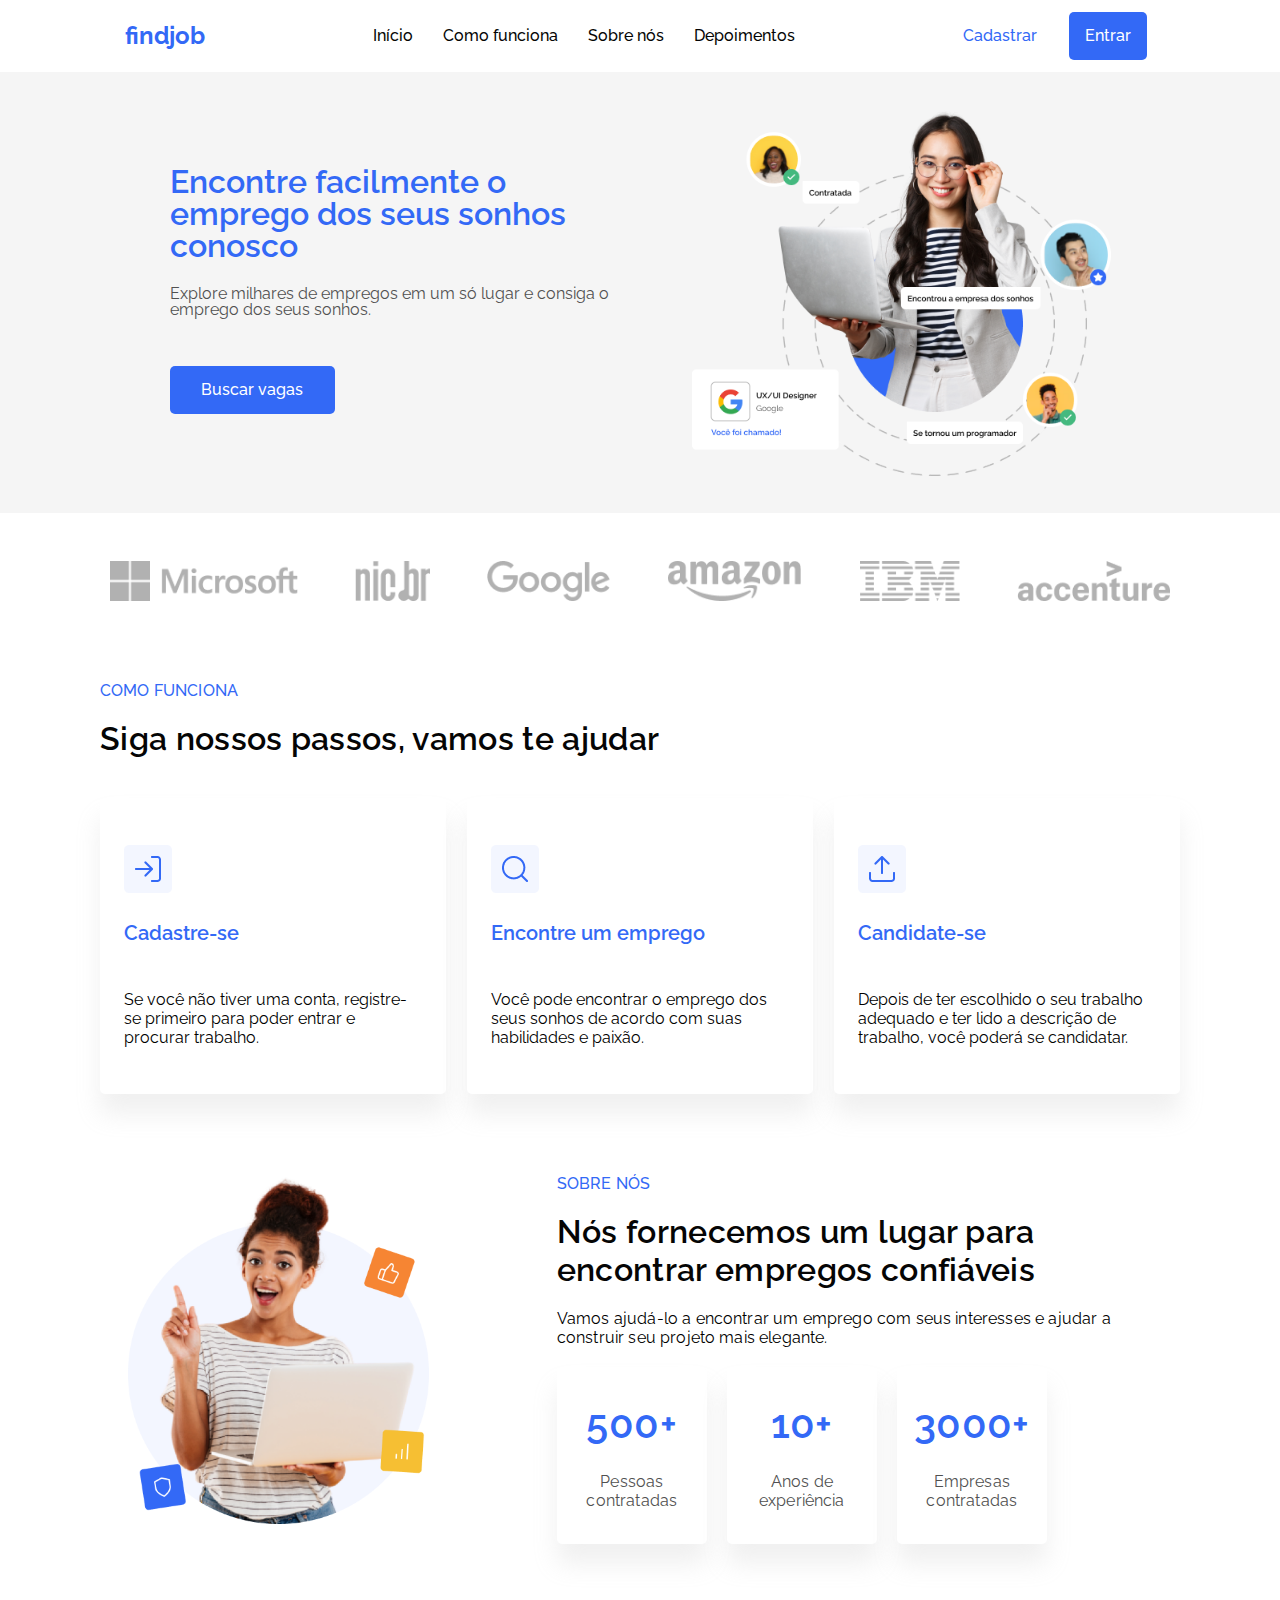
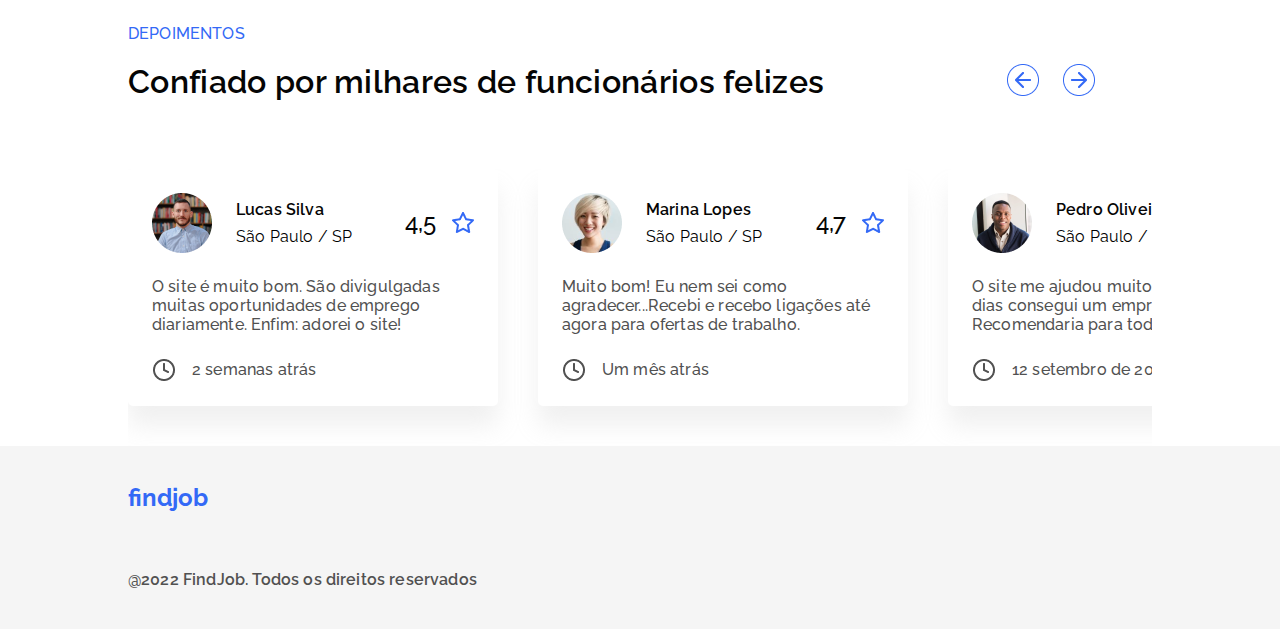
<file: index.html>
<!DOCTYPE html>

<head>
    <meta charset="utf-8">
    <meta name="viewport" content="width=device-width, initial-scale=1">
    <title>FindJob</title>
    <link rel="stylesheet" type="text/css" href="styles/main.css">
    <link rel="shortcut icon" href="img/favicon.png" type="image/x-icon" />
    <link rel="preconnect" href="https://fonts.googleapis.com">
    <link rel="preconnect" href="https://fonts.gstatic.com" crossorigin>
    <link href="https://fonts.googleapis.com/css2?family=Raleway:wght@400;500;600;700&display=swap" rel="stylesheet">
    <link rel="stylesheet" href="styles/reset.css">

</head>

<body>
    <header class="container">

        <nav>

            <a href="index.html" class="logo">findjob</a>



            <div class="mobile-menu">

                <div class="line1"></div>
                <div class="line2"></div>
                <div class="line3"></div>
            </div>


            <ul class="menu">
                <li><a href="#inicio">Início</a></li>
                <li><a href="#comoFunciona">Como funciona</a></li>
                <li><a href="#sobre">Sobre nós</a></li>
                <li><a href="#depoimentos">Depoimentos</a></li>
                <li><a href="#" class="botao_secundario_mobile">Cadastrar</a></li>
                <li><a href="#" class="botao_secundario_mobile">Entrar</a></li>
            </ul>
            <div class="botoes">
                <a href="#" class="botao_secundario">Cadastrar</a>
                <a href="#" class="botao_primario">Entrar</a>
            </div>
        </nav>
    </header>

    <section id="inicio" class="container_2">
        <div class="container_2-delim">
            <div class="container_2_textos">
                <h1>Encontre facilmente o emprego dos seus sonhos conosco</h1>
                <h2>Explore milhares de empregos em um só lugar e consiga o emprego dos seus sonhos.</h2>
                <a href="search.html" class="botao_primario">Buscar vagas</a>
            </div>
            <img class="container_2_img" src="img/Image 1.png">
        </div>
    </section>
    <div class="section_2-delim">
        <div class="logos">

            <img class="logo_idv" src="img/Microsoft.png">
            <img class="logo_idv" src="img/Nic.br.png">
            <img class="logo_idv" src="img/Google.png">
            <img class="logo_idv" src="img/Amazon.png">
            <img class="logo_idv" src="img/Ibm.png">
            <img class="logo_idv" src="img/Accenture.png">

        </div>
    </div>

    <section id="comoFunciona" class="section_2">
        <div class="section_2-delim">
            <div class="section_2_texto">
                <h1>COMO FUNCIONA</h1>
                <h2>Siga nossos passos, vamos te ajudar</h2>
            </div>

            <div class="cards">
                <div class="card">
                    <img src="img/Cadastre-se.png">
                    <h3>Cadastre-se</h3>
                    <p>Se você não tiver uma conta, registre-se primeiro para poder entrar e procurar trabalho.</p>
                </div>
                <div class="card">
                    <img src="img/Encontre um emprego.png">
                    <h3>Encontre um emprego</h3>
                    <p>Você pode encontrar o emprego dos seus sonhos de acordo com suas habilidades e paixão.</p>
                </div>
                <div class="card">
                    <img src="img/Candidate-se.png">
                    <h3>Candidate-se</h3>
                    <p>Depois de ter escolhido o seu trabalho adequado e ter lido a descrição de trabalho, você poderá se candidatar.
                    </p>
                </div>
            </div>
        </div>
    </section>

    <section id="sobre" class="container_3">
        <div class="container_3-delim">
            <img src="img/Image 2.png">
            <div class="container_3-tudo">
                <div class="container_3_textos">
                    <h1>SOBRE NÓS</h1>
                    <h2>Nós fornecemos um lugar para encontrar empregos confiáveis</h2>
                    <p>Vamos ajudá-lo a encontrar um emprego com seus interesses e ajudar a construir seu projeto mais elegante.
                    </p>
                </div>

                <div class="card_2 ">
                    <div class="cards_2_1 cards_2_1_1">
                        <h1>500+</h1>
                        <p>Pessoas contratadas</p>
                    </div>

                    <div class="card_2">
                        <div class="cards_2_1 cards_2_1_2">
                            <h1>10+</h1>
                            <p>Anos de experiência</p>
                        </div>
                        <div class="card_2">
                            <div class="cards_2_1 cards_2_1_3">
                                <h1>3000+</h1>
                                <p>Empresas contratadas</p>
                            </div>
                        </div>
                    </div>
                </div>

            </div>
        </div>
    </section>

    <section id="depoimentos" class="container_4">
        <div class="container_4-delim">
            <div class="container_4_section_1">
                <div class="container_4_textos">
                    <h1>DEPOIMENTOS</h1>
                    <h2>Confiado por milhares de funcionários felizes</h2>
                </div>
                <div class="container_4_arrows">
                    <div id="prev" class="seta_e"></div>
                    <div id="next" class="seta_d"></div>
                </div>
            </div>

            <div class="container_4_section_2">
                <div class="testimonials">

                    <div class="testimonial active">
                        <div class="testimonial_pessoa">
                            <div class="testimonial_pessoa_texto">
                                <div class="foto_lucas"></div>
                                <div class="textimonial_texto">
                                    <p class="testimonal_titulo">Lucas Silva</p>
                                    <p class="testimonial_cidade">São Paulo / SP</p>
                                </div>
                            </div>
                            <div class="testimonial_nota_estrela">
                                <p class="testimonial_nota">4,5</p>
                                <div class="testimonial_estrela"></div>
                            </div>
                        </div>
                        <p class="descricao">O site é muito bom. São divigulgadas muitas oportunidades de emprego diariamente. Enfim: adorei o site!</p>
                        <div class="tempo">
                            <div class="testimonial_relogio"></div>
                            <p class="testimonial_tempo">2 semanas atrás</p>
                        </div>

                    </div>

                    <div class="testimonial active">
                        <div class="testimonial_pessoa">
                            <div class="testimonial_pessoa_texto">
                                <div class="foto_marina"></div>
                                <div class="textimonial_texto">
                                    <p class="testimonal_titulo">Marina Lopes</p>
                                    <p class="testimonial_cidade">São Paulo / SP</p>
                                </div>
                            </div>
                            <div class="testimonial_nota_estrela">
                                <p class="testimonial_nota">4,7</p>
                                <div class="testimonial_estrela"></div>
                            </div>
                        </div>
                        <p class="descricao">Muito bom! Eu nem sei como agradecer...Recebi e recebo ligações até agora para ofertas de trabalho.</p>
                        <div class="tempo">
                            <div class="testimonial_relogio"></div>
                            <p class="testimonial_tempo">Um mês atrás</p>
                        </div>

                    </div>
                    <div class="testimonial active">
                        <div class="testimonial_pessoa">
                            <div class="testimonial_pessoa_texto">
                                <div class="foto_pedro"></div>
                                <div class="textimonial_texto">
                                    <p class="testimonal_titulo">Pedro Oliveira</p>
                                    <p class="testimonial_cidade">São Paulo / SP</p>
                                </div>
                            </div>
                            <div class="testimonial_nota_estrela">
                                <p class="testimonial_nota">4,2</p>
                                <div class="testimonial_estrela"></div>
                            </div>
                        </div>
                        <p class="descricao">O site me ajudou muito! Em apenas 10 dias consegui um emprego. Recomendaria para todos.</p>
                        <div class="tempo">
                            <div class="testimonial_relogio"></div>
                            <p class="testimonial_tempo">12 setembro de 2022</p>
                        </div>

                    </div>
                    <div class="testimonial">
                        <div class="testimonial_pessoa">
                            <div class="testimonial_pessoa_texto">
                                <div class="foto_fernanda"></div>
                                <div class="textimonial_texto">
                                    <p class="testimonal_titulo">Fernanda Pires</p>
                                    <p class="testimonial_cidade">São Paulo / SP</p>
                                </div>
                            </div>
                            <div class="testimonial_nota_estrela">
                                <p class="testimonial_nota">4,6</p>
                                <div class="testimonial_estrela"></div>
                            </div>
                        </div>
                        <p class="descricao">Fiquei uma semana desempregada e em 5 dias ele conseguiu me colocar no mercado de trabalho.
                        </p>
                        <div class="tempo">
                            <div class="testimonial_relogio"></div>
                            <p class="testimonial_tempo">10 de setembro de 2022</p>
                        </div>
                    </div>

                    <div class="testimonial">
                        <div class="testimonial_pessoa">
                            <div class="testimonial_pessoa_texto">
                                <div class="foto_vitoria"></div>
                                <div class="textimonial_texto">
                                    <p class="testimonal_titulo">Vitória Ribeiro</p>
                                    <p class="testimonial_cidade">São Paulo / SP</p>
                                </div>
                            </div>
                            <div class="testimonial_nota_estrela">
                                <p class="testimonial_nota">4,9</p>
                                <div class="testimonial_estrela"></div>
                            </div>
                        </div>
                        <p class="descricao">Foi tudo muito rápido! Realizei meu cadastro e em dois dias fui chamada para uma entrevista de emprego.</p>
                        <div class="tempo">
                            <div class="testimonial_relogio"></div>
                            <p class="testimonial_tempo">23 de agosto de 2022</p>
                        </div>

                    </div>
                    <div class="testimonial">
                        <div class="testimonial_pessoa">
                            <div class="testimonial_pessoa_texto">
                                <div class="foto_marcia"></div>
                                <div class="textimonial_texto">
                                    <p class="testimonal_titulo">Márcia Guedes</p>
                                    <p class="testimonial_cidade">São Paulo / SP</p>
                                </div>
                            </div>
                            <div class="testimonial_nota_estrela">
                                <p class="testimonial_nota">5,0</p>
                                <div class="testimonial_estrela"></div>
                            </div>
                        </div>
                        <p class="descricao">Empresa eficiente. Ótimo atendimento e muita simpatia. Empresa que procura sempre atender melhor o seu cliente.</p>
                        <div class="tempo">
                            <div class="testimonial_relogio"></div>
                            <p class="testimonial_tempo">04 de abril de 2022</p>
                        </div>

                    </div>
                    <div class="testimonial">
                        <div class="testimonial_pessoa">
                            <div class="foto_joao"></div>
                            <div class="textimonial_texto">
                                <p class="testimonal_titulo">João Vitor</p>
                                <p class="testimonial_cidade">São Paulo / SP</p>
                            </div>
                            <p class="testimonial_nota">5,0</p>
                            <div class="testimonial_estrela"></div>
                        </div>
                        <p class="descricao">Gostei muito deste site, por que possibilita e facilita muito a nossa vida. O site foi uma boa. Vou divulgar!</p>
                        <div class="tempo">
                            <div class="testimonial_relogio"></div>
                            <p class="testimonial_tempo">16 de dezembro de 2021</p>
                        </div>

                    </div>
                    <div class="testimonial">
                        <div class="testimonial_pessoa">
                            <div class="testimonial_pessoa_texto">
                                <div class="foto_maria"></div>
                                <div class="textimonial_texto">
                                    <p class="testimonal_titulo">Maria Eduarda</p>
                                    <p class="testimonial_cidade">São Paulo / SP</p>
                                </div>
                            </div>
                            <div class="testimonial_nota_estrela">
                                <p class="testimonial_nota">4,3</p>
                                <div class="testimonial_estrela"></div>
                            </div>
                        </div>
                        <p class="descricao">Pra mim é um dos melhores sites de emprego existentes, pois ele é objetivo e rápido. </p>
                        <div class="tempo">
                            <div class="testimonial_relogio"></div>
                            <p class="testimonial_tempo">03 de novembro de 2021</p>

                        </div>
                    </div>

                    <div class="testimonial">
                        <div class="testimonial_pessoa">
                            <div class="testimonial_pessoa_texto">
                                <div class="foto_roberto"></div>
                                <div class="textimonial_texto">
                                    <p class="testimonal_titulo">Roberto Rios</p>
                                    <p class="testimonial_cidade">São Paulo / SP</p>
                                </div>
                            </div>
                            <div class="testimonial_nota_estrela">
                                <p class="testimonial_nota">4,4</p>
                                <div class="testimonial_estrela"></div>
                            </div>
                        </div>
                        <p class="descricao">Está sendo muito boa essa minha nova experiência no mercado de trabalho. Agradeço muito à FindJobs.</p>
                        <div class="tempo">
                            <div class="testimonial_relogio"></div>
                            <p class="testimonial_tempo">20 de outubro de 2021</p>

                        </div>
                    </div>

                </div>


            </div>
            <!--This is a comment. Comments are not displayed in the browser
            <div class="round_dots">
                <div class="dots active"></div>
                <div class="dots"></div>
                <div class="dots"></div>
                <div class="dots"></div>
                <div class="dots"></div>
            </div>-->
        </div>
    </section>

    <footer class="rodape">
        <div class="container_rodape">
            <p href="index.html" class="logo">findjob</p>
            <p class="copyright">@2022 FindJob. Todos os direitos reservados</p>
        </div>
    </footer>


    <script src="script.js"></script>
    <script src="mobile-navbar.js"></script>



</body>





</html>
</file>
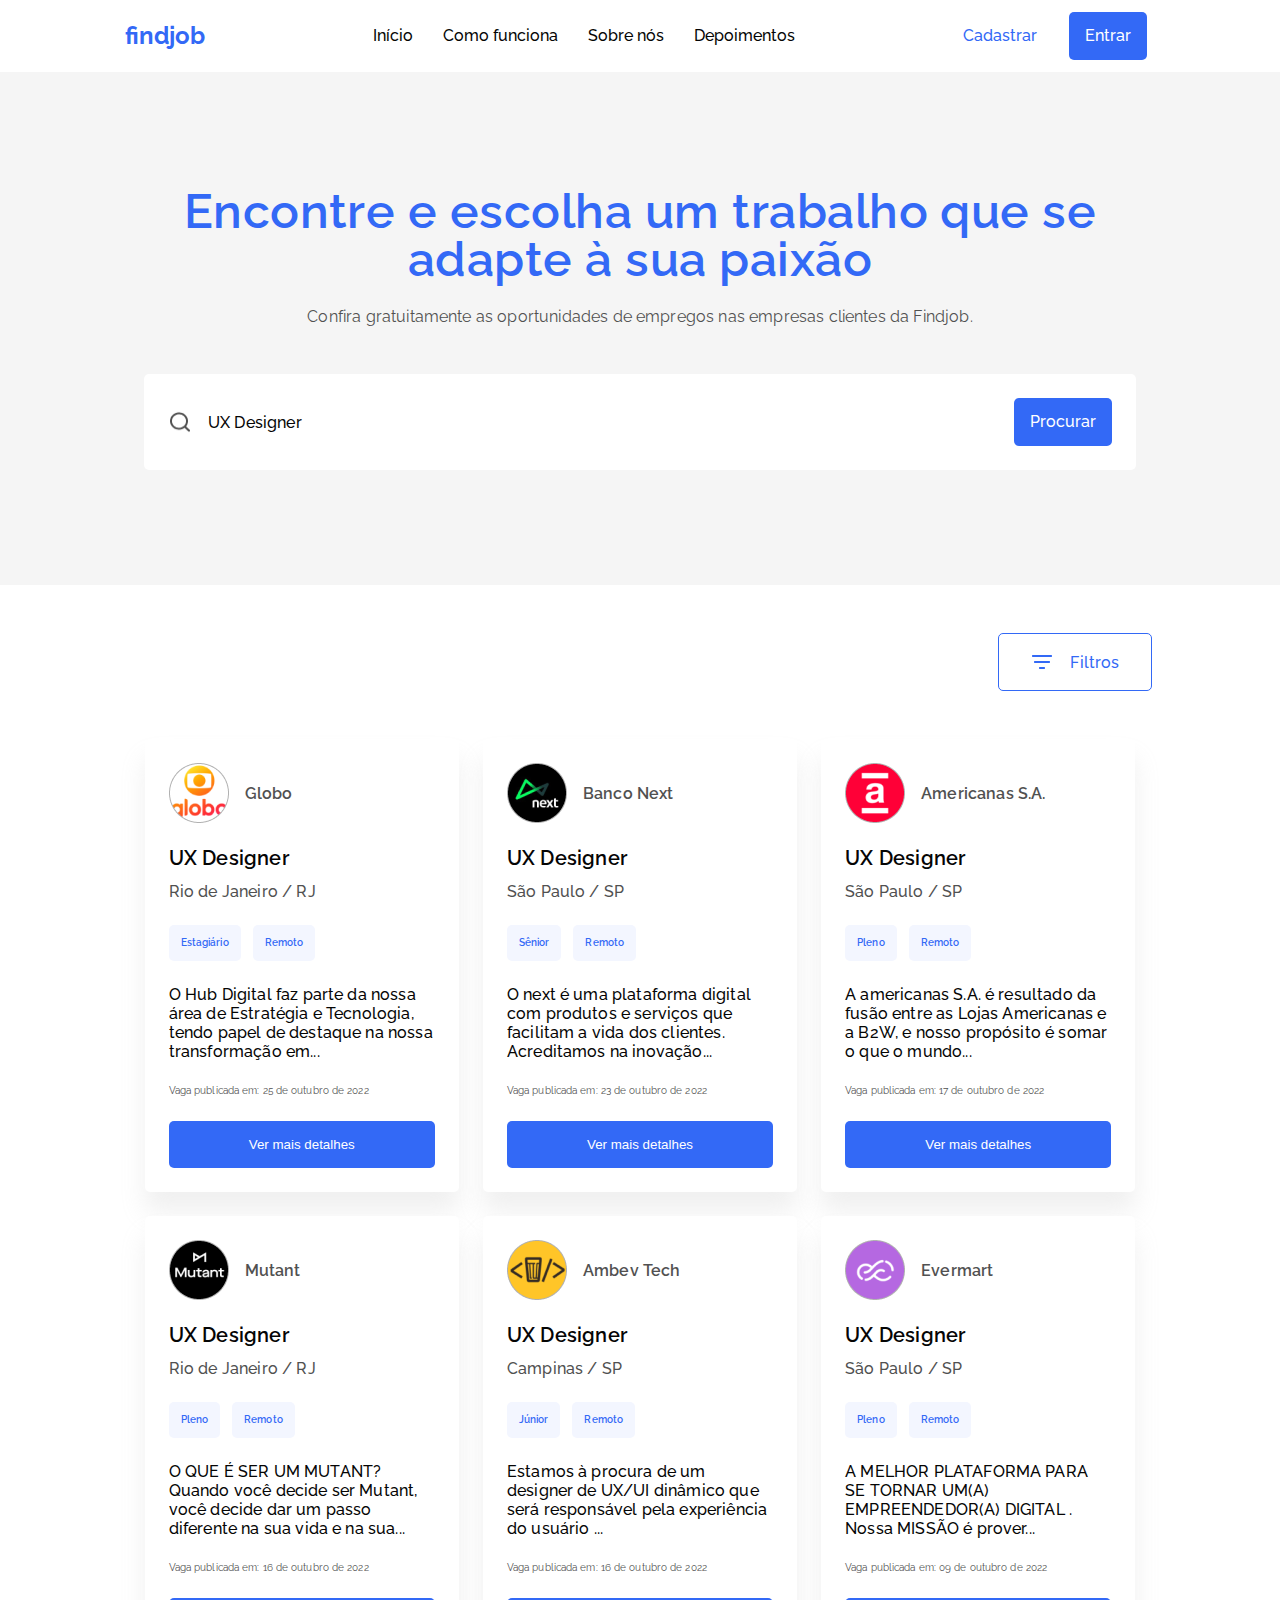
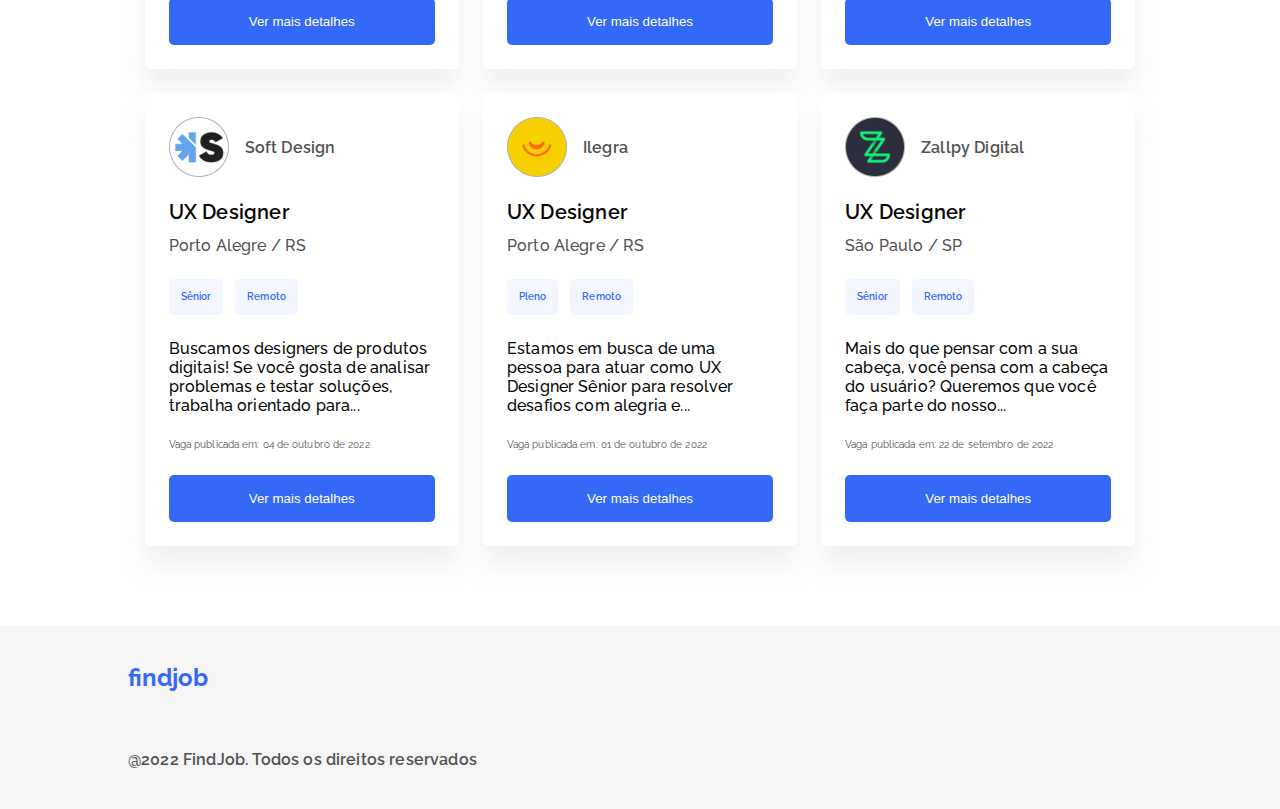
<file: search.html>
<!DOCTYPE html>

<head>
    <title>FindJob</title>
    <link rel="stylesheet" type="text/css" href="styles/main.css">
    <link rel="stylesheet" href="styles/reset.css">
    <link rel="shortcut icon" href="img/favicon.png" type="image/x-icon" />
    <link rel="preconnect" href="https://fonts.googleapis.com">
    <link rel="preconnect" href="https://fonts.gstatic.com" crossorigin>
    <link href="https://fonts.googleapis.com/css2?family=Raleway:wght@400;500;600;700&display=swap" rel="stylesheet">
</head>

<body>
    <header class="container">

        <nav>

            <a href="../index.html" class="logo">findjob</a>



            <div class="mobile-menu">

                <div class="line1"></div>
                <div class="line2"></div>
                <div class="line3"></div>
            </div>


            <ul class="menu">
                <li><a href="index.html#inicio">Início</a></li>
                <li><a href="index.html#comoFunciona">Como funciona</a></li>
                <li><a href="index.html#sobre">Sobre nós</a></li>
                <li><a href="index.html#depoimentos">Depoimentos</a></li>
                <li><a href="#" class="botao_secundario_mobile">Cadastrar</a></li>
                <li><a href="#" class="botao_secundario_mobile">Entrar</a></li>
            </ul>
            <div class="botoes">
                <a href="#" class="botao_secundario">Cadastrar</a>
                <a href="#" class="botao_primario">Entrar</a>
            </div>
        </nav>
    </header>

    <section>
        <div class="bloco_1">
            <div class="bloco_1_textos">
                <h1>Encontre e escolha um trabalho que se adapte à sua paixão</h1>
                <h2>Confira gratuitamente as oportunidades de empregos nas empresas clientes da Findjob.</h2>
            </div>
            <div class="search">
                <img src="img/search.png">
                <h3>UX Designer</h3>
                <a href="#" class="botao_primario">Procurar</a>
            </div>
        </div>
    </section>
    <section class="search_section2">
        <div class="botao_filtro">
            <div class="filtro">
                <img src="img/filter.png">
                <a href="#">Filtros</a>
            </div>
        </div>
        <div class="resultados">

            <div class="resultado">
                <div class="empresa">
                    <div class="div empresa_imagem1"></div>
                    <h2 class="empres_nome">Globo</h2>
                </div>
                <div class="vaga">
                    <h2 class="titulo">UX Designer</h2>
                    <h3 class="cidade">Rio de Janeiro / RJ</h3>
                    <div class="tag">
                        <p class="tag_1">Estagiário</p>
                        <p class="tag_2">Remoto</p>
                    </div>
                </div>
                <div class="descricao_resultado">
                    <p class="descricao_texto_resultado">O Hub Digital faz parte da nossa área de Estratégia e Tecnologia, tendo papel de destaque na nossa transformação em...</p>
                    <p class="descricao_data_resultado">Vaga publicada em: 25 de outubro de 2022</p>
                    <button class="botao_detalhes" onclick="location.href='internal_pages/globo.html'"><a href="internal_pages/globo.html">Ver mais detalhes</a></button>
                </div>
            </div>
            <div class="resultado">
                <div class="empresa">
                    <div class="div empresa_imagem2"></div>
                    <h2 class="empres_nome">Banco Next</h2>
                </div>
                <div class="vaga">
                    <h2 class="titulo">UX Designer</h2>
                    <h3 class="cidade">São Paulo / SP</h3>
                    <div class="tag">
                        <p class="tag_1">Sênior</p>
                        <p class="tag_2">Remoto</p>
                    </div>
                </div>
                <div class="descricao_resultado">
                    <p class="descricao_texto_resultado">O next é uma plataforma digital com produtos e serviços que facilitam a vida dos clientes. Acreditamos na inovação...</p>
                    <p class="descricao_data_resultado">Vaga publicada em: 23 de outubro de 2022</p>
                    <button class="botao_detalhes" onclick="location.href='internal_pages/Next.html'"><a href="internal_pages/Next.html">Ver mais detalhes</a></button>
                </div>
            </div>
            <div class="resultado">
                <div class="empresa">
                    <div class="div empresa_imagem3"></div>
                    <h2 class="empres_nome">Americanas S.A.</h2>
                </div>
                <div class="vaga">
                    <h2 class="titulo">UX Designer</h2>
                    <h3 class="cidade">São Paulo / SP</h3>
                    <div class="tag">
                        <p class="tag_1">Pleno</p>
                        <p class="tag_2">Remoto</p>
                    </div>
                </div>
                <div class="descricao_resultado">
                    <p class="descricao_texto_resultado">A americanas S.A. é resultado da fusão entre as Lojas Americanas e a B2W, e nosso propósito é somar o que o mundo...</p>
                    <p class="descricao_data_resultado">Vaga publicada em: 17 de outubro de 2022</p>
                    <button class="botao_detalhes" onclick="location.href='internal_pages/americanas.html'"><a href="internal_pages/americanas.html">Ver mais detalhes</a></button>
                </div>
            </div>
            <div class="resultado">
                <div class="empresa">
                    <div class="div empresa_imagem4"></div>
                    <h2 class="empres_nome">Mutant</h2>
                </div>
                <div class="vaga">
                    <h2 class="titulo">UX Designer</h2>
                    <h3 class="cidade">Rio de Janeiro / RJ</h3>
                    <div class="tag">
                        <p class="tag_1">Pleno</p>
                        <p class="tag_2">Remoto</p>
                    </div>
                </div>
                <div class="descricao_resultado">
                    <p class="descricao_texto_resultado">O QUE É SER UM MUTANT? Quando você decide ser Mutant, você decide dar um passo diferente na sua vida e na sua...</p>
                    <p class="descricao_data_resultado">Vaga publicada em: 16 de outubro de 2022</p>
                    <button class="botao_detalhes" onclick="location.href='internal_pages/mutant.html'"><a href="internal_pages/mutant.html">Ver mais detalhes</a></button>
                </div>
            </div>
            <div class="resultado">
                <div class="empresa">
                    <div class="div empresa_imagem5"></div>
                    <h2 class="empres_nome">Ambev Tech</h2>
                </div>
                <div class="vaga">
                    <h2 class="titulo">UX Designer</h2>
                    <h3 class="cidade">Campinas / SP</h3>
                    <div class="tag">
                        <p class="tag_1">Júnior</p>
                        <p class="tag_2">Remoto</p>
                    </div>
                </div>
                <div class="descricao_resultado">
                    <p class="descricao_texto_resultado">Estamos à procura de um designer de UX/UI dinâmico que será responsável pela experiência do usuário ...</p>
                    <p class="descricao_data_resultado">Vaga publicada em: 16 de outubro de 2022</p>
                    <button class="botao_detalhes" onclick="location.href='internal_pages/ambev.html'"><a href="internal_pages/ambev.html">Ver mais detalhes</a></button>
                </div>
            </div>
            <div class="resultado">
                <div class="empresa">
                    <div class="div empresa_imagem6"></div>
                    <h2 class="empres_nome">Evermart</h2>
                </div>
                <div class="vaga">
                    <h2 class="titulo">UX Designer</h2>
                    <h3 class="cidade">São Paulo / SP</h3>
                    <div class="tag">
                        <p class="tag_1">Pleno</p>
                        <p class="tag_2">Remoto</p>
                    </div>
                </div>
                <div class="descricao_resultado">
                    <p class="descricao_texto_resultado">A MELHOR PLATAFORMA PARA SE TORNAR UM(A) EMPREENDEDOR(A) DIGITAL . Nossa MISSÃO é prover...</p>
                    <p class="descricao_data_resultado">Vaga publicada em: 09 de outubro de 2022</p>
                    <button class="botao_detalhes" onclick="location.href='internal_pages/evermart.html'"><a href="internal_pages/evermart.html">Ver mais detalhes</a></button>
                </div>
            </div>
            <div class="resultado">
                <div class="empresa">
                    <div class="div empresa_imagem7"></div>
                    <h2 class="empres_nome">Soft Design</h2>
                </div>
                <div class="vaga">
                    <h2 class="titulo">UX Designer</h2>
                    <h3 class="cidade">Porto Alegre / RS</h3>
                    <div class="tag">
                        <p class="tag_1">Sênior</p>
                        <p class="tag_2">Remoto</p>
                    </div>
                </div>
                <div class="descricao_resultado">
                    <p class="descricao_texto_resultado">Buscamos designers de produtos digitais! Se você gosta de analisar problemas e testar soluções, trabalha orientado para...</p>
                    <p class="descricao_data_resultado">Vaga publicada em: 04 de outubro de 2022</p>
                    <button class="botao_detalhes" onclick="location.href='internal_pages/soft.html'"><a href="internal_pages/soft.html">Ver mais detalhes</a></button>
                </div>
            </div>
            <div class="resultado">
                <div class="empresa">
                    <div class="div empresa_imagem8"></div>
                    <h2 class="empres_nome">Ilegra</h2>
                </div>
                <div class="vaga">
                    <h2 class="titulo">UX Designer</h2>
                    <h3 class="cidade">Porto Alegre / RS</h3>
                    <div class="tag">
                        <p class="tag_1">Pleno</p>
                        <p class="tag_2">Remoto</p>
                    </div>
                </div>
                <div class="descricao_resultado">
                    <p class="descricao_texto_resultado">Estamos em busca de uma pessoa para atuar como UX Designer Sênior para resolver desafios com alegria e...</p>
                    <p class="descricao_data_resultado">Vaga publicada em: 01 de outubro de 2022</p>
                    <button class="botao_detalhes" onclick="location.href='internal_pages/ilegra.html'"><a href="internal_pages/ilegra.html">Ver mais detalhes</a></button>
                </div>
            </div>
            <div class="resultado">
                <div class="empresa">
                    <div class="div empresa_imagem9"></div>
                    <h2 class="empres_nome">Zallpy Digital</h2>
                </div>
                <div class="vaga">
                    <h2 class="titulo">UX Designer</h2>
                    <h3 class="cidade">São Paulo / SP</h3>
                    <div class="tag">
                        <p class="tag_1">Sênior</p>
                        <p class="tag_2">Remoto</p>
                    </div>
                </div>
                <div class="descricao_resultado">
                    <p class="descricao_texto_resultado">Mais do que pensar com a sua cabeça, você pensa com a cabeça do usuário? Queremos que você faça parte do nosso...</p>
                    <p class="descricao_data_resultado">Vaga publicada em: 22 de setembro de 2022</p>
                    <button class="botao_detalhes" onclick="location.href='internal_pages/zallpy.html'"><a href="internal_pages/zallpy.html">Ver mais detalhes</a></button>
                </div>
            </div>
        </div>
    </section>
    <footer class="rodape">
        <div class="container_rodape">
            <p class="logo">findjob</p>
            <p class="copyright">@2022 FindJob. Todos os direitos reservados</p>
        </div>
    </footer>
    <script src="mobile-navbar.js"></script>
</body>


</html>
</file>
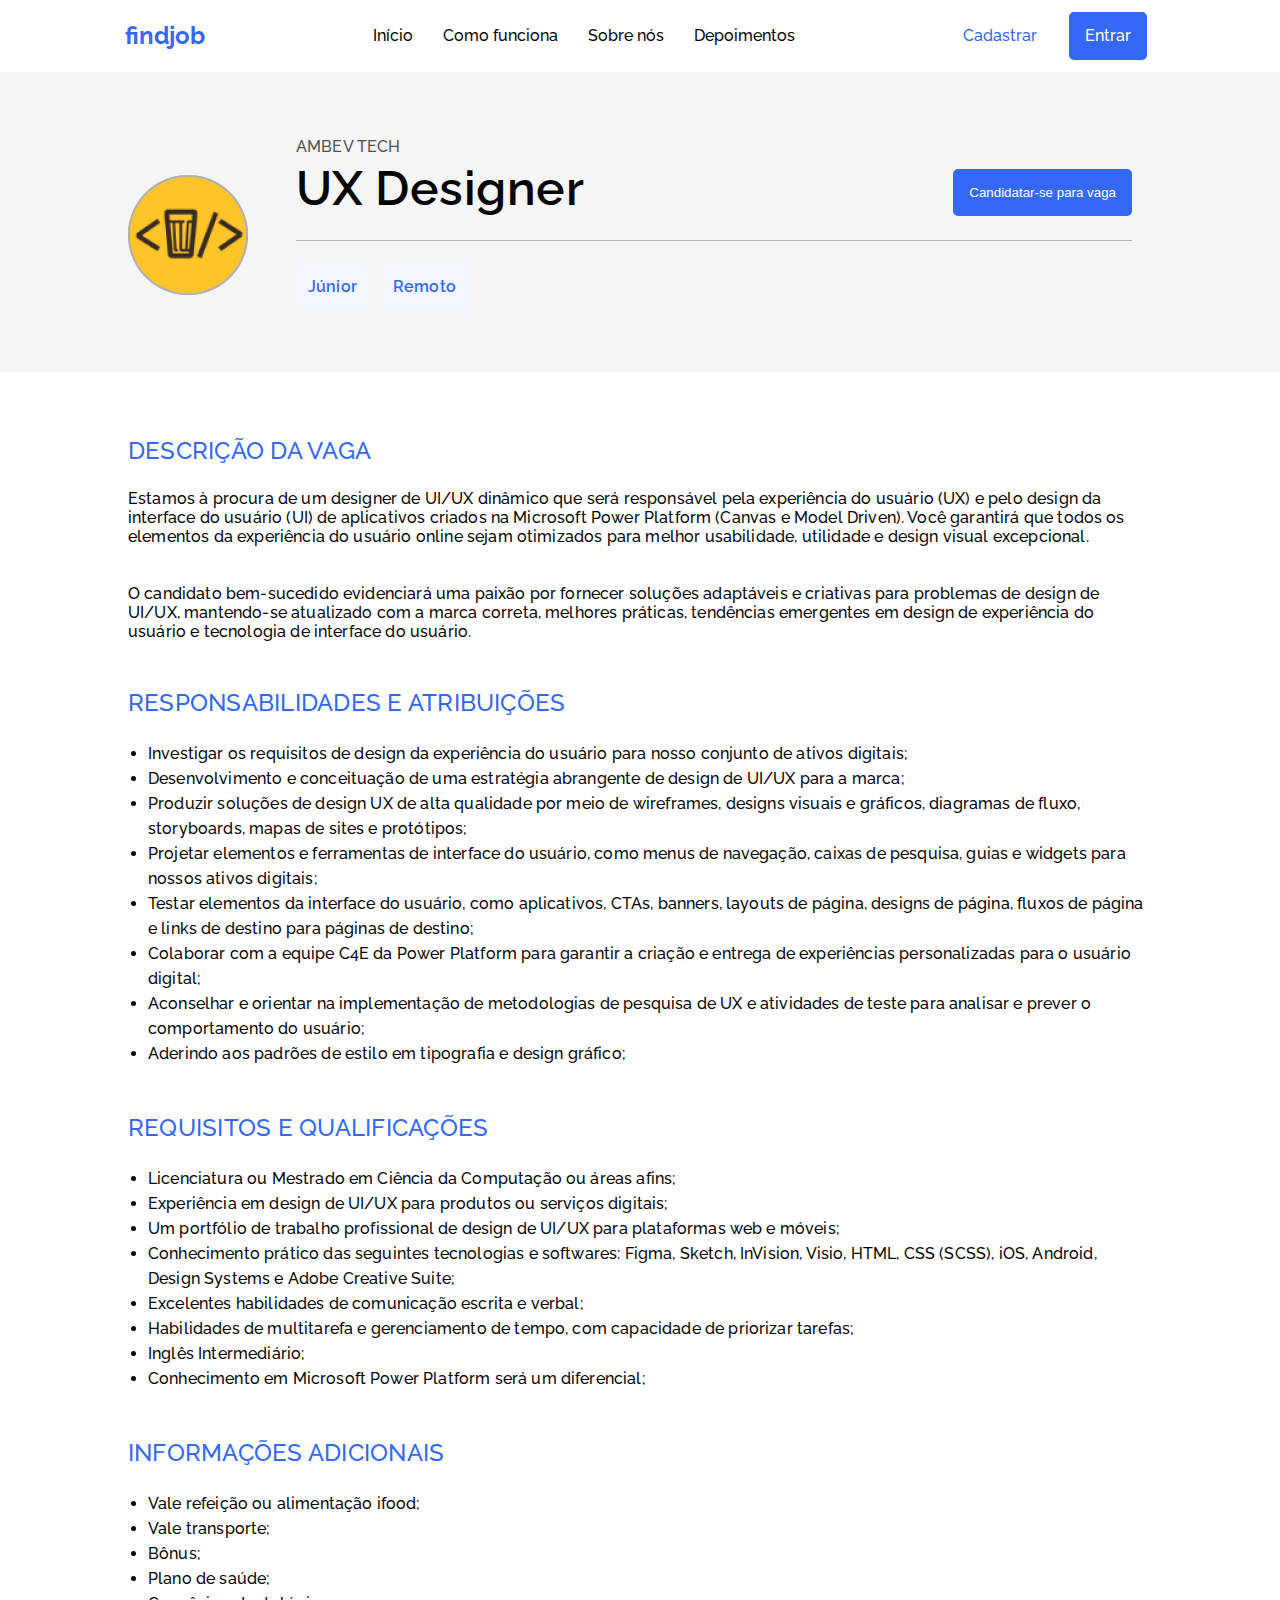
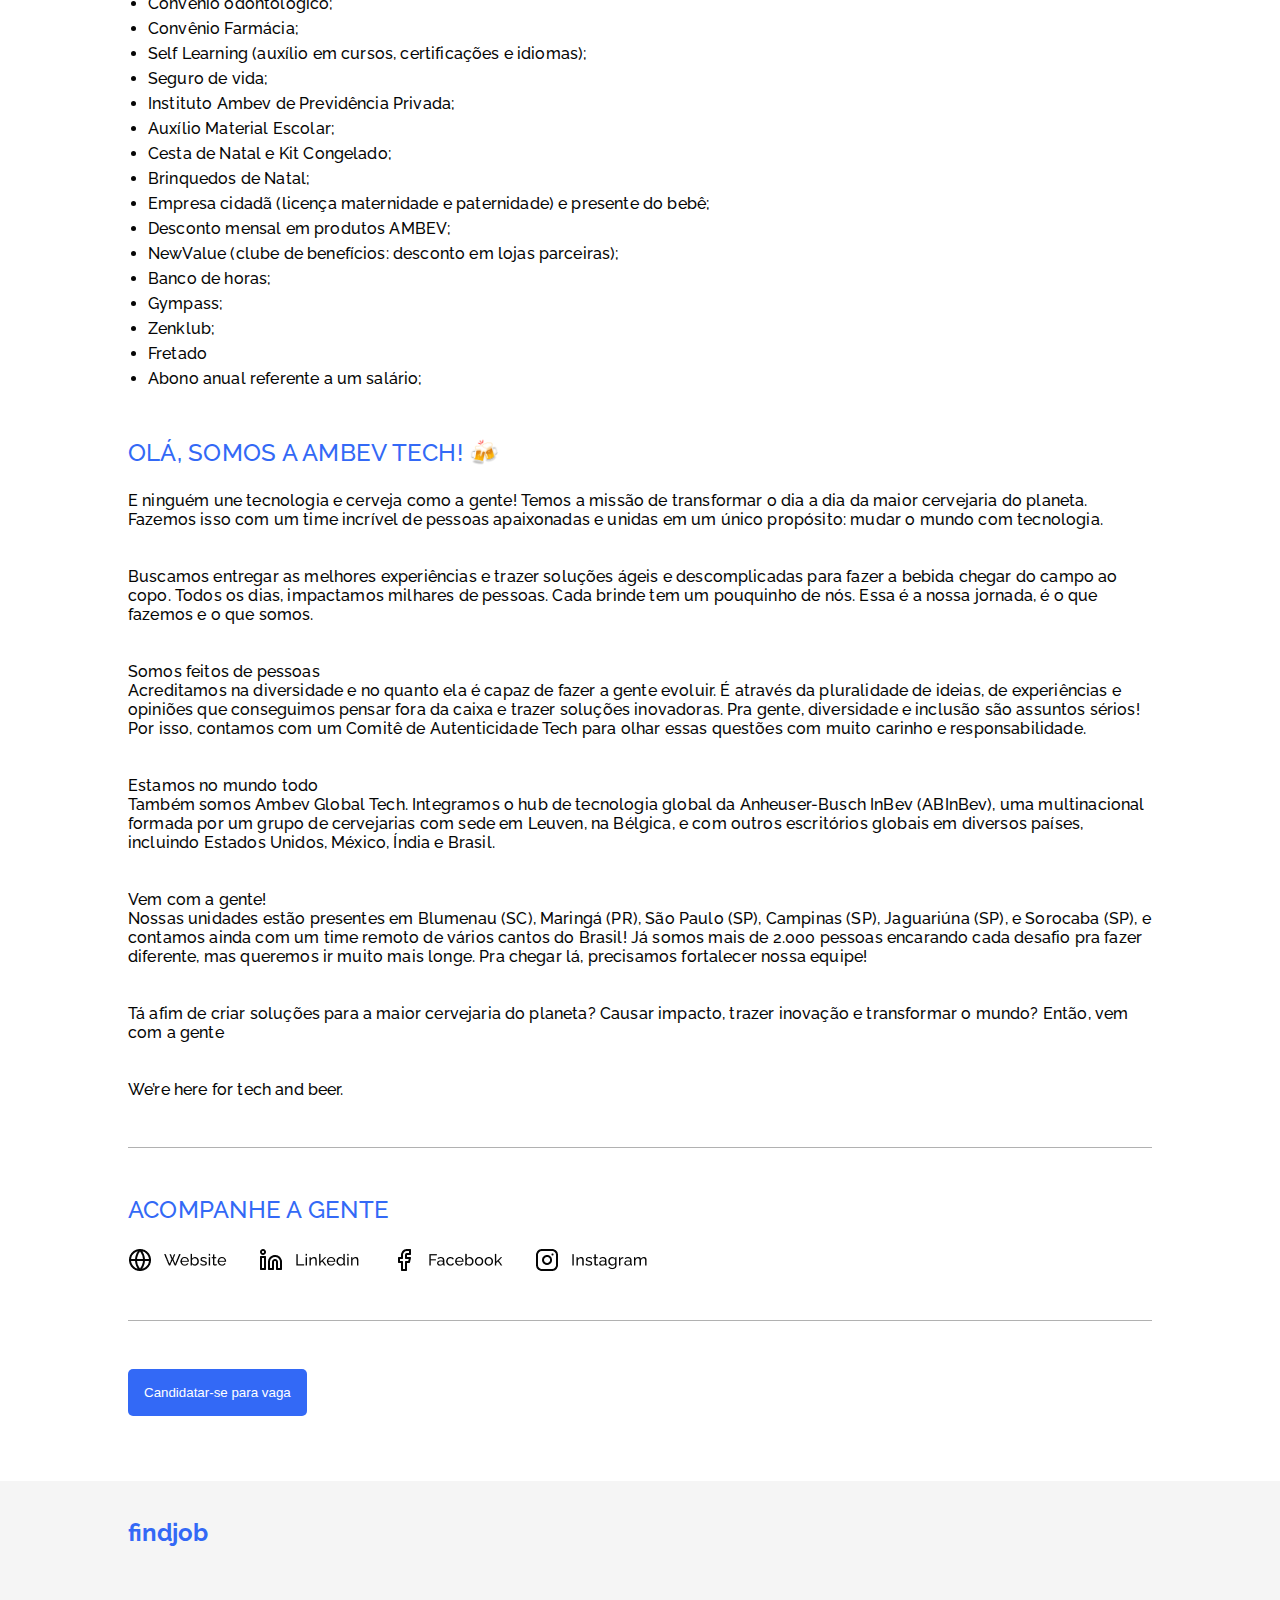
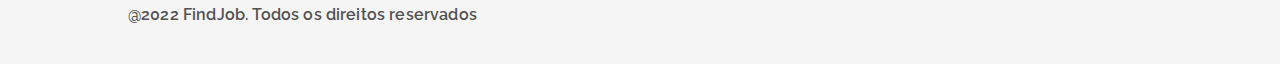
<file: internal_pages/ambev.html>
<!DOCTYPE html>

<head>
    <title>FindJob</title>
    <link rel="stylesheet" type="text/css" href="../styles/main.css">
    <link rel="stylesheet" href="../styles/reset.css">
    <link rel="shortcut icon" href="../img/favicon.png" type="image/x-icon" />
    <link rel="preconnect" href="https://fonts.googleapis.com">
    <link rel="preconnect" href="https://fonts.gstatic.com" crossorigin>
    <link href="https://fonts.googleapis.com/css2?family=Raleway:wght@400;500;600;700&display=swap" rel="stylesheet">
</head>

<body>
    <header class="container">

        <nav>

            <a href="../index.html" class="logo">findjob</a>


            <div class="mobile-menu">

                <div class="line1"></div>
                <div class="line2"></div>
                <div class="line3"></div>
            </div>


            <ul class="menu">
                <li><a href="../index.html#inicio">Início</a></li>
                <li><a href="../index.html#comoFunciona">Como funciona</a></li>
                <li><a href="../index.html#sobre">Sobre nós</a></li>
                <li><a href="../index.html#depoimentos">Depoimentos</a></li>
                <li><a href="#" class="botao_secundario_mobile">Cadastrar</a></li>
                <li><a href="#" class="botao_secundario_mobile">Entrar</a></li>
            </ul>
            <div class="botoes">
                <a href="#" class="botao_secundario">Cadastrar</a>
                <a href="#" class="botao_primario">Entrar</a>
            </div>
        </nav>
    </header>
    <section class="banner">
        <div class="banner_elementos">
            <div class="imagem_banner">
                <img src="../img/ambev_ind.png" alt="">
            </div>
            <div class="chamada_banner">
                <div class="chamada_banner_elementos">
                    <div class="empresa_vaga">
                        <h3 class="empresa_banner">AMBEV TECH</h3>
                        <h2 class="cargo_banner">UX Designer</h2>
                    </div>
                    <div class="div_botao_banner">
                        <button class="botao_banner"><a href="#">Candidatar-se para vaga</a></button>
                    </div>

                </div>
                <div class="divisor_banner"></div>
                <div class="tag_banner">
                    <p class="tag_1_banner">Júnior</p>
                    <p class="tag_2_banner">Remoto</p>
                </div>
            </div>
        </div>
    </section>

    <section class="conteudo_pagina_ind">
        <div class="textos_pagina_ind">
            <h2 class="titulo_pagina_ind">DESCRIÇÃO DA VAGA</h2>
            <p class="texto_pagina_ind">
                Estamos à procura de um designer de UI/UX dinâmico que será responsável pela experiência do usuário (UX) e pelo design da interface do usuário (UI) de aplicativos criados na Microsoft Power Platform (Canvas e Model Driven). Você garantirá que todos os
                elementos da experiência do usuário online sejam otimizados para melhor usabilidade, utilidade e design visual excepcional.
                <br><br><br> O candidato bem-sucedido evidenciará uma paixão por fornecer soluções adaptáveis e criativas para problemas de design de UI/UX, mantendo-se atualizado com a marca correta, melhores práticas, tendências emergentes em design
                de experiência do usuário e tecnologia de interface do usuário. </p>
            <h2 class="titulo_pagina_ind">RESPONSABILIDADES E ATRIBUIÇÕES</h2>
            <ul class="lista_pagina_ind">
                <li>Investigar os requisitos de design da experiência do usuário para nosso conjunto de ativos digitais;
                </li>
                <li>Desenvolvimento e conceituação de uma estratégia abrangente de design de UI/UX para a marca;
                </li>
                <li>Produzir soluções de design UX de alta qualidade por meio de wireframes, designs visuais e gráficos, diagramas de fluxo, storyboards, mapas de sites e protótipos;
                </li>
                <li>Projetar elementos e ferramentas de interface do usuário, como menus de navegação, caixas de pesquisa, guias e widgets para nossos ativos digitais;
                </li>
                <li>Testar elementos da interface do usuário, como aplicativos, CTAs, banners, layouts de página, designs de página, fluxos de página e links de destino para páginas de destino;
                </li>
                <li>Colaborar com a equipe C4E da Power Platform para garantir a criação e entrega de experiências personalizadas para o usuário digital;
                </li>
                <li>Aconselhar e orientar na implementação de metodologias de pesquisa de UX e atividades de teste para analisar e prever o comportamento do usuário;
                </li>
                <li>Aderindo aos padrões de estilo em tipografia e design gráfico; </li>

            </ul>

            <h2 class="titulo_pagina_ind">REQUISITOS E QUALIFICAÇÕES</h2>

            <ul class="lista_pagina_ind">
                <li>Licenciatura ou Mestrado em Ciência da Computação ou áreas afins;
                </li>
                <li>Experiência em design de UI/UX para produtos ou serviços digitais;
                </li>
                <li>Um portfólio de trabalho profissional de design de UI/UX para plataformas web e móveis;
                </li>
                <li>Conhecimento prático das seguintes tecnologias e softwares: Figma, Sketch, InVision, Visio, HTML, CSS (SCSS), iOS, Android, Design Systems e Adobe Creative Suite;
                </li>
                <li>Excelentes habilidades de comunicação escrita e verbal;</li>
                <li>Habilidades de multitarefa e gerenciamento de tempo, com capacidade de priorizar tarefas;</li>
                <li>Inglês Intermediário;</li>
                <li>
                    Conhecimento em Microsoft Power Platform será um diferencial;</li>
            </ul>



            <h2 class="titulo_pagina_ind">INFORMAÇÕES ADICIONAIS</h2>
            <ul class="lista_pagina_ind">
                <li>Vale refeição ou alimentação ifood;
                </li>
                <li>Vale transporte;
                </li>
                <li>Bônus;</li>
                <li>Plano de saúde;
                </li>
                <li>Convênio odontológico; </li>
                <li>Convênio Farmácia;</li>
                <li>Self Learning (auxílio em cursos, certificações e idiomas);</li>
                <li>Seguro de vida;</li>
                <li>Instituto Ambev de Previdência Privada;</li>
                <li>Auxílio Material Escolar;</li>
                <li>Cesta de Natal e Kit Congelado;</li>
                <li>Brinquedos de Natal;</li>
                <li>Empresa cidadã (licença maternidade e paternidade) e presente do bebê;</li>
                <li>Desconto mensal em produtos AMBEV;</li>
                <li>NewValue (clube de benefícios: desconto em lojas parceiras);</li>
                <li>Banco de horas;</li>
                <li>Gympass;</li>
                <li>Zenklub;</li>
                <li>Fretado</li>
                <li>Abono anual referente a um salário;</li>
            </ul>


            <h2 class="titulo_pagina_ind">OLÁ, SOMOS A AMBEV TECH! 🍻</h2>
            <p class="texto_pagina_ind">E ninguém une tecnologia e cerveja como a gente! Temos a missão de transformar o dia a dia da maior cervejaria do planeta. Fazemos isso com um time incrível de pessoas apaixonadas e unidas em um único propósito: mudar o mundo com tecnologia.
                <br><br><br> Buscamos entregar as melhores experiências e trazer soluções ágeis e descomplicadas para fazer a bebida chegar do campo ao copo. Todos os dias, impactamos milhares de pessoas. Cada brinde tem um pouquinho de nós. Essa é a
                nossa jornada, é o que fazemos e o que somos.
                <br><br><br> Somos feitos de pessoas <br> Acreditamos na diversidade e no quanto ela é capaz de fazer a gente evoluir. É através da pluralidade de ideias, de experiências e opiniões que conseguimos pensar fora da caixa e trazer soluções
                inovadoras. Pra gente, diversidade e inclusão são assuntos sérios! Por isso, contamos com um Comitê de Autenticidade Tech para olhar essas questões com muito carinho e responsabilidade.
                <br><br><br> Estamos no mundo todo <br> Também somos Ambev Global Tech. Integramos o hub de tecnologia global da Anheuser-Busch InBev (ABInBev), uma multinacional formada por um grupo de cervejarias com sede em Leuven, na Bélgica, e com
                outros escritórios globais em diversos países, incluindo Estados Unidos, México, Índia e Brasil.
                <br><br><br> Vem com a gente! <br> Nossas unidades estão presentes em Blumenau (SC), Maringá (PR), São Paulo (SP), Campinas (SP), Jaguariúna (SP), e Sorocaba (SP), e contamos ainda com um time remoto de vários cantos do Brasil! Já somos
                mais de 2.000 pessoas encarando cada desafio pra fazer diferente, mas queremos ir muito mais longe. Pra chegar lá, precisamos fortalecer nossa equipe!
                <br><br><br> Tá afim de criar soluções para a maior cervejaria do planeta? Causar impacto, trazer inovação e transformar o mundo? Então, vem com a gente
                <br><br><br> We’re here for tech and beer.
            </p>
            <div class="divisor_texto"></div>

            <h2 class="titulo_pagina_ind">ACOMPANHE A GENTE</h2>
            <div class="logos_pagina_ind">
                <img src="../img/website.png" alt="" class="logo_pagina_ind">
                <img src="../img/linkedin.png" alt="" class="logo_pagina_ind">
                <img src="../img/facebook.png" alt="" class="logo_pagina_ind">
                <img src="../img/instagram.png" alt="" class="logo_pagina_ind">
            </div>
            <div class="divisor_texto"></div>

            <div class="div_botao_texto">
                <button class="botao_banner"><a href="#">Candidatar-se para vaga</a></button>
            </div>

        </div>
    </section>
    <footer class="rodape">
        <div class="container_rodape">
            <p class="logo">findjob</p>
            <p class="copyright">@2022 FindJob. Todos os direitos reservados</p>
        </div>
    </footer>
    <script src="../mobile-navbar.js"></script>
</body>

</html>
</file>
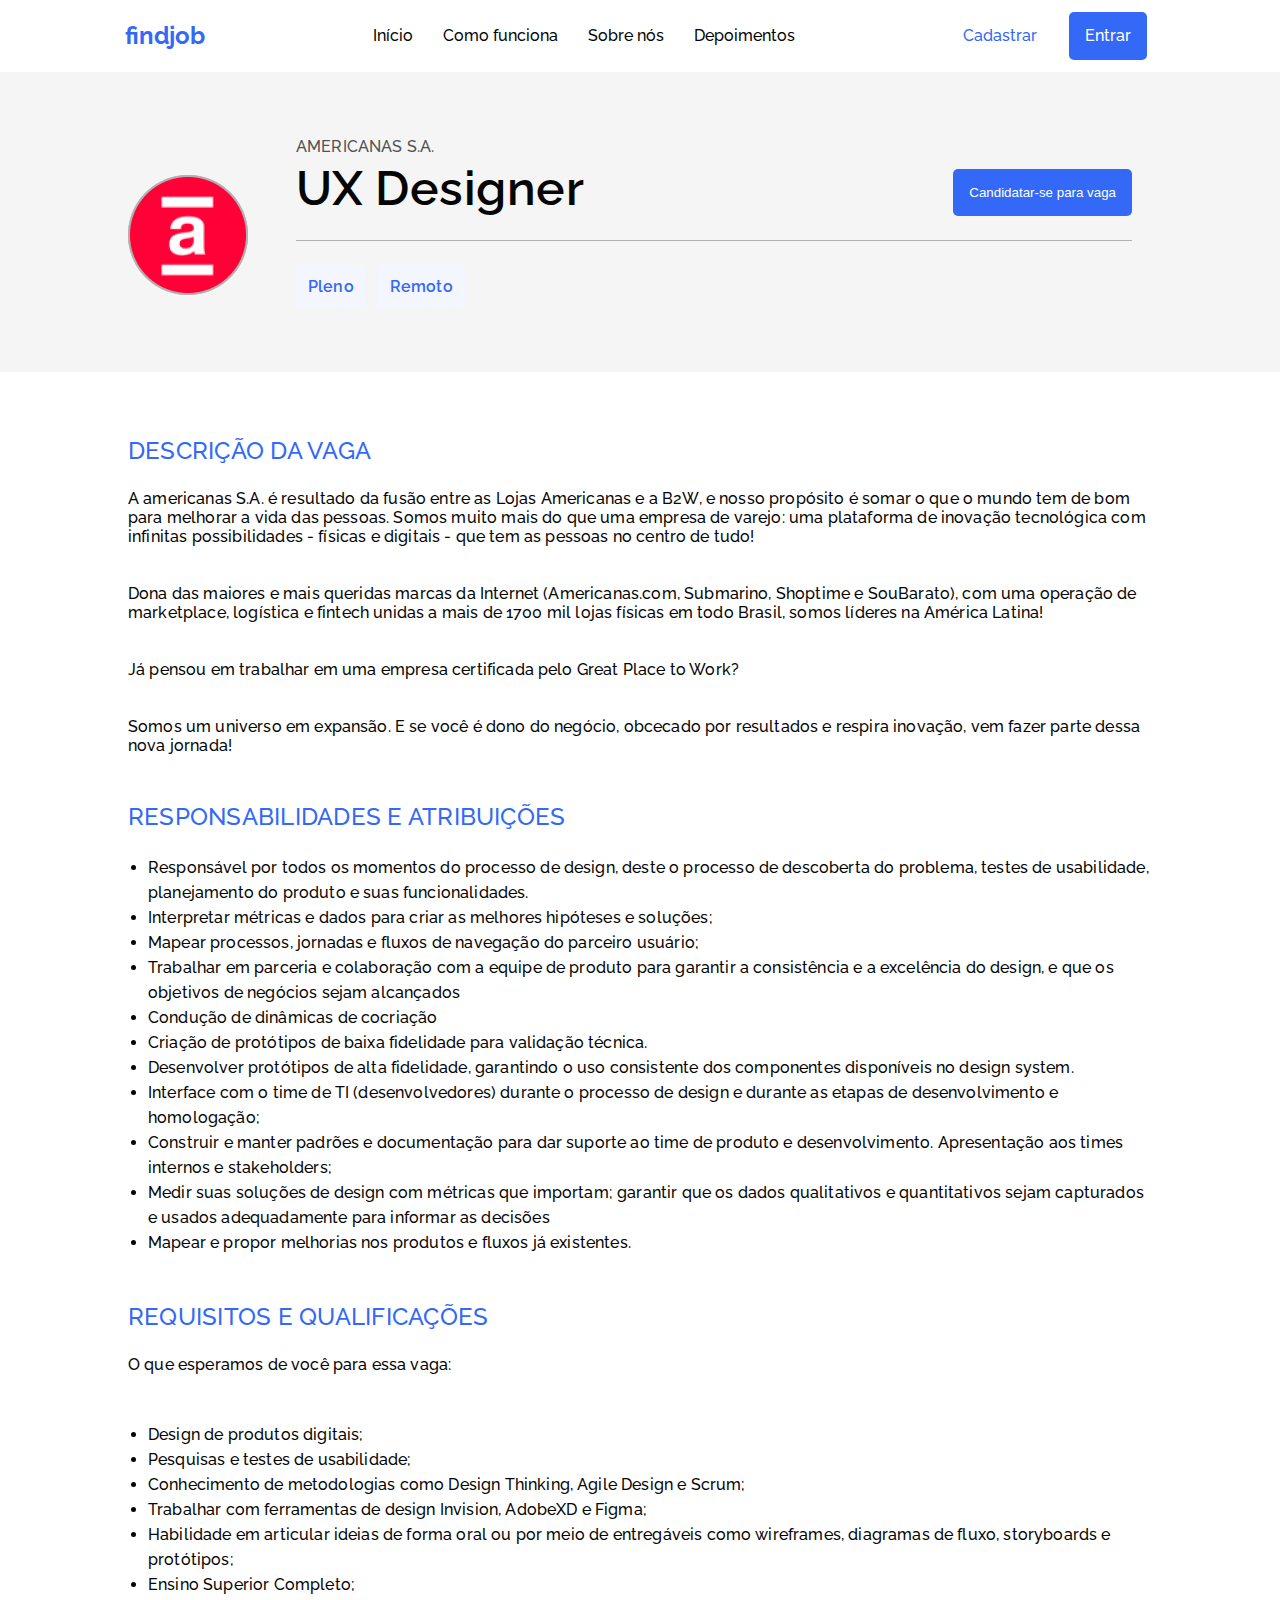
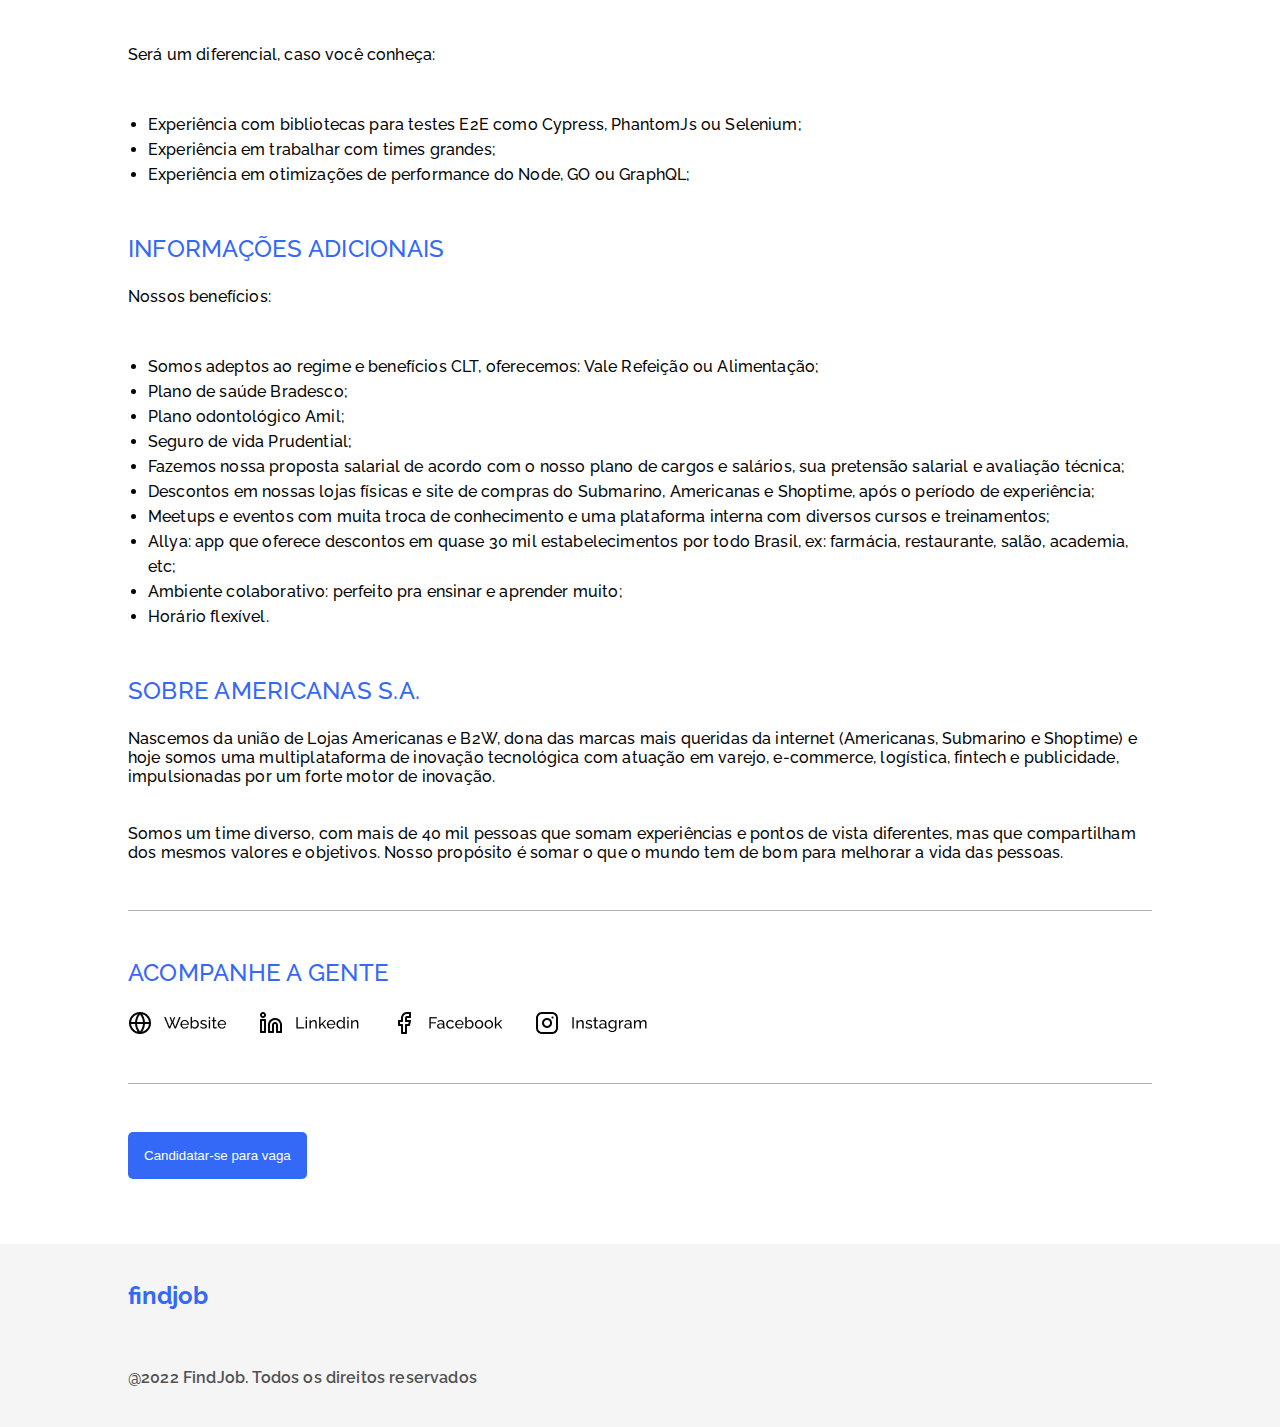
<file: internal_pages/americanas.html>
<!DOCTYPE html>

<head>
    <title>FindJob</title>
    <link rel="stylesheet" type="text/css" href="../styles/main.css">
    <link rel="stylesheet" href="../styles/reset.css">
    <link rel="shortcut icon" href="../img/favicon.png" type="image/x-icon" />
    <link rel="preconnect" href="https://fonts.googleapis.com">
    <link rel="preconnect" href="https://fonts.gstatic.com" crossorigin>
    <link href="https://fonts.googleapis.com/css2?family=Raleway:wght@400;500;600;700&display=swap" rel="stylesheet">
</head>

<body>
    <header class="container">

        <nav>

            <a href="../index.html" class="logo">findjob</a>



            <div class="mobile-menu">

                <div class="line1"></div>
                <div class="line2"></div>
                <div class="line3"></div>
            </div>


            <ul class="menu">
                <li><a href="../index.html#inicio">Início</a></li>
                <li><a href="../index.html#comoFunciona">Como funciona</a></li>
                <li><a href="../index.html#sobre">Sobre nós</a></li>
                <li><a href="../index.html#depoimentos">Depoimentos</a></li>
                <li><a href="#" class="botao_secundario_mobile">Cadastrar</a></li>
                <li><a href="#" class="botao_secundario_mobile">Entrar</a></li>
            </ul>
            <div class="botoes">
                <a href="#" class="botao_secundario">Cadastrar</a>
                <a href="#" class="botao_primario">Entrar</a>
            </div>
        </nav>
    </header>
    <section class="banner">
        <div class="banner_elementos">
            <div class="imagem_banner">
                <img src="../img/americanas_ind.png" alt="">
            </div>
            <div class="chamada_banner">
                <div class="chamada_banner_elementos">
                    <div class="empresa_vaga">
                        <h3 class="empresa_banner">AMERICANAS S.A.</h3>
                        <h2 class="cargo_banner">UX Designer</h2>
                    </div>
                    <div class="div_botao_banner">
                        <button class="botao_banner"><a href="#">Candidatar-se para vaga</a></button>
                    </div>

                </div>
                <div class="divisor_banner"></div>
                <div class="tag_banner">
                    <p class="tag_1_banner">Pleno</p>
                    <p class="tag_2_banner">Remoto</p>
                </div>
            </div>
        </div>
    </section>

    <section class="conteudo_pagina_ind">
        <div class="textos_pagina_ind">
            <h2 class="titulo_pagina_ind">DESCRIÇÃO DA VAGA</h2>
            <p class="texto_pagina_ind">
                A americanas S.A. é resultado da fusão entre as Lojas Americanas e a B2W, e nosso propósito é somar o que o mundo tem de bom para melhorar a vida das pessoas. Somos muito mais do que uma empresa de varejo: uma plataforma de inovação tecnológica com infinitas
                possibilidades - físicas e digitais - que tem as pessoas no centro de tudo!
                <br><br><br> Dona das maiores e mais queridas marcas da Internet (Americanas.com, Submarino, Shoptime e SouBarato), com uma operação de marketplace, logística e fintech unidas a mais de 1700 mil lojas físicas em todo Brasil, somos líderes
                na América Latina!
                <br><br><br> Já pensou em trabalhar em uma empresa certificada pelo Great Place to Work?
                <br><br><br> Somos um universo em expansão. E se você é dono do negócio, obcecado por resultados e respira inovação, vem fazer parte dessa nova jornada! </p>
            <h2 class="titulo_pagina_ind">RESPONSABILIDADES E ATRIBUIÇÕES</h2>
            <ul class="lista_pagina_ind">
                <li>Responsável por todos os momentos do processo de design, deste o processo de descoberta do problema, testes de usabilidade, planejamento do produto e suas funcionalidades.
                </li>
                <li>Interpretar métricas e dados para criar as melhores hipóteses e soluções;
                </li>
                <li>Mapear processos, jornadas e fluxos de navegação do parceiro usuário;
                </li>
                <li>Trabalhar em parceria e colaboração com a equipe de produto para garantir a consistência e a excelência do design, e que os objetivos de negócios sejam alcançados
                </li>
                <li>Condução de dinâmicas de cocriação
                </li>
                <li>Criação de protótipos de baixa fidelidade para validação técnica.
                </li>
                <li>Desenvolver protótipos de alta fidelidade, garantindo o uso consistente dos componentes disponíveis no design system.
                </li>
                <li>Interface com o time de TI (desenvolvedores) durante o processo de design e durante as etapas de desenvolvimento e homologação;</li>
                <li>Construir e manter padrões e documentação para dar suporte ao time de produto e desenvolvimento. Apresentação aos times internos e stakeholders;
                </li>
                <li>Medir suas soluções de design com métricas que importam; garantir que os dados qualitativos e quantitativos sejam capturados e usados adequadamente para informar as decisões
                </li>
                <li>Mapear e propor melhorias nos produtos e fluxos já existentes.
                </li>

            </ul>

            <h2 class="titulo_pagina_ind">REQUISITOS E QUALIFICAÇÕES</h2>
            <p class="texto_pagina_ind">O que esperamos de você para essa vaga:</p>
            <ul class="lista_pagina_ind">
                <li>Design de produtos digitais;
                </li>
                <li>Pesquisas e testes de usabilidade;
                </li>
                <li>Conhecimento de metodologias como Design Thinking, Agile Design e Scrum;
                </li>
                <li>Trabalhar com ferramentas de design Invision, AdobeXD e Figma;
                </li>
                <li>Habilidade em articular ideias de forma oral ou por meio de entregáveis como wireframes, diagramas de fluxo, storyboards e protótipos;</li>
                <li>Ensino Superior Completo;</li>
            </ul>

            <p class="texto_pagina_ind">Será um diferencial, caso você conheça:</p>

            <ul class="lista_pagina_ind">
                <li>Experiência com bibliotecas para testes E2E como Cypress, PhantomJs ou Selenium;
                </li>
                <li>Experiência em trabalhar com times grandes;</li>
                <li>Experiência em otimizações de performance do Node, GO ou GraphQL;</li>

            </ul>

            <h2 class="titulo_pagina_ind">INFORMAÇÕES ADICIONAIS</h2>
            <p class="texto_pagina_ind">Nossos benefícios:</p>
            <ul class="lista_pagina_ind">
                <li>Somos adeptos ao regime e benefícios CLT, oferecemos: Vale Refeição ou Alimentação;
                </li>
                <li>Plano de saúde Bradesco;
                </li>
                <li>Plano odontológico Amil;</li>
                <li>Seguro de vida Prudential;
                </li>
                <li>Fazemos nossa proposta salarial de acordo com o nosso plano de cargos e salários, sua pretensão salarial e avaliação técnica; </li>
                <li>Descontos em nossas lojas físicas e site de compras do Submarino, Americanas e Shoptime, após o período de experiência;</li>
                <li>Meetups e eventos com muita troca de conhecimento e uma plataforma interna com diversos cursos e treinamentos;</li>
                <li>Allya: app que oferece descontos em quase 30 mil estabelecimentos por todo Brasil, ex: farmácia, restaurante, salão, academia, etc;</li>
                <li>Ambiente colaborativo: perfeito pra ensinar e aprender muito;</li>
                <li>Horário flexível.</li>

            </ul>

            <h2 class="titulo_pagina_ind">SOBRE AMERICANAS S.A.</h2>
            <p class="texto_pagina_ind">Nascemos da união de Lojas Americanas e B2W, dona das marcas mais queridas da internet (Americanas, Submarino e Shoptime) e hoje somos uma multiplataforma de inovação tecnológica com atuação em varejo, e-commerce, logística, fintech e publicidade,
                impulsionadas por um forte motor de inovação.
                <br><br><br> Somos um time diverso, com mais de 40 mil pessoas que somam experiências e pontos de vista diferentes, mas que compartilham dos mesmos valores e objetivos. Nosso propósito é somar o que o mundo tem de bom para melhorar a vida
                das pessoas.
            </p>
            <div class="divisor_texto"></div>

            <h2 class="titulo_pagina_ind">ACOMPANHE A GENTE</h2>
            <div class="logos_pagina_ind">
                <img src="../img/website.png" alt="" class="logo_pagina_ind">
                <img src="../img/linkedin.png" alt="" class="logo_pagina_ind">
                <img src="../img/facebook.png" alt="" class="logo_pagina_ind">
                <img src="../img/instagram.png" alt="" class="logo_pagina_ind">
            </div>
            <div class="divisor_texto"></div>

            <div class="div_botao_texto">
                <button class="botao_banner"><a href="#">Candidatar-se para vaga</a></button>
            </div>

        </div>
    </section>
    <footer class="rodape">
        <div class="container_rodape">
            <p class="logo">findjob</p>
            <p class="copyright">@2022 FindJob. Todos os direitos reservados</p>
        </div>
    </footer>
    <script src="../mobile-navbar.js"></script>

</body>

</html>
</file>
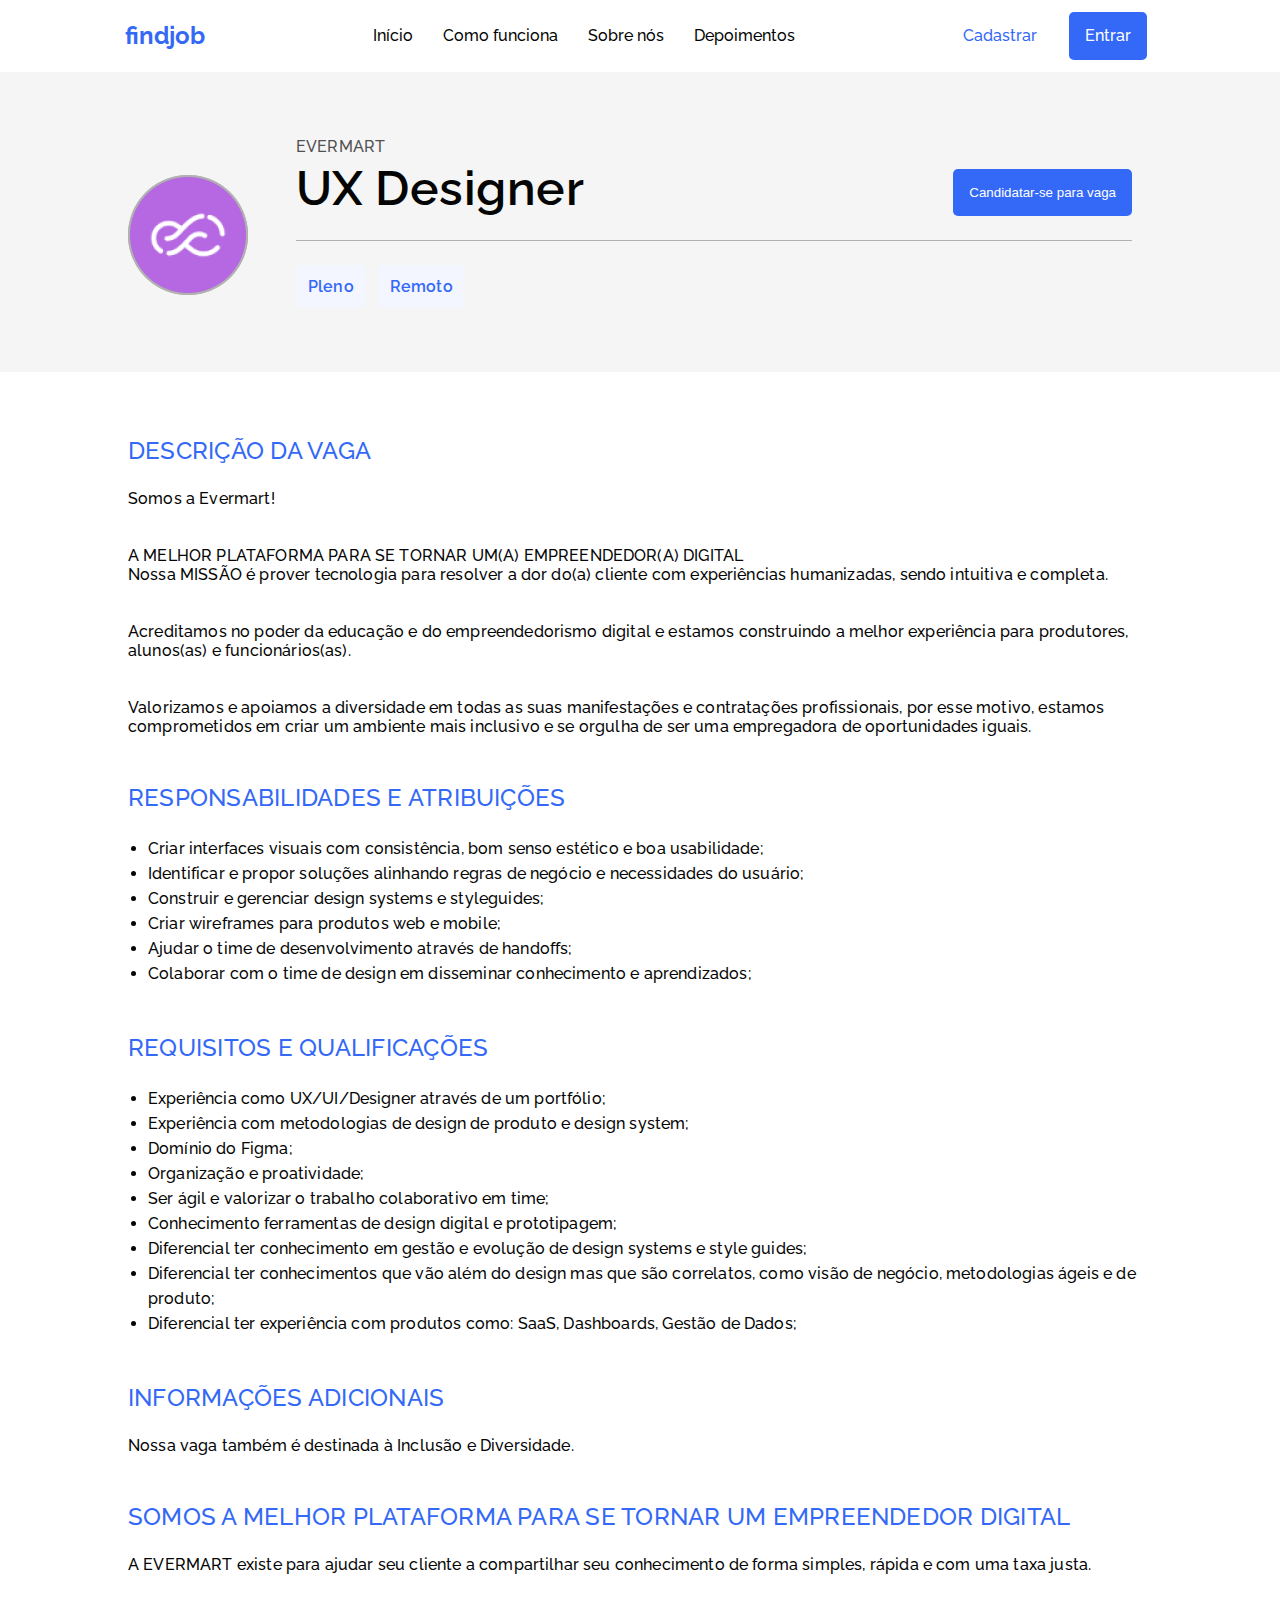
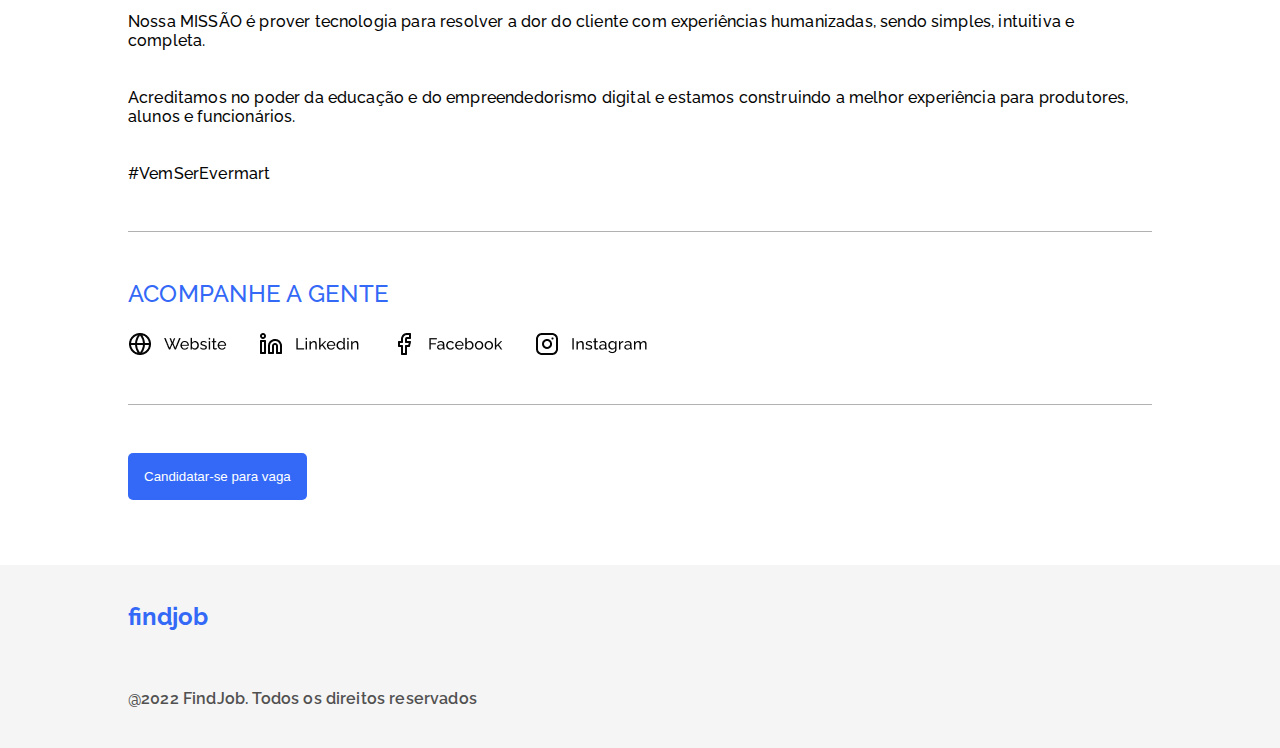
<file: internal_pages/evermart.html>
<!DOCTYPE html>

<head>
    <title>FindJob</title>
    <link rel="stylesheet" type="text/css" href="../styles/main.css">
    <link rel="stylesheet" href="../styles/reset.css">
    <link rel="shortcut icon" href="../img/favicon.png" type="image/x-icon" />
    <link rel="preconnect" href="https://fonts.googleapis.com">
    <link rel="preconnect" href="https://fonts.gstatic.com" crossorigin>
    <link href="https://fonts.googleapis.com/css2?family=Raleway:wght@400;500;600;700&display=swap" rel="stylesheet">
</head>

<body>
    <header class="container">

        <nav>

            <a href="../index.html" class="logo">findjob</a>



            <div class="mobile-menu">

                <div class="line1"></div>
                <div class="line2"></div>
                <div class="line3"></div>
            </div>


            <ul class="menu">
                <li><a href="../index.html#inicio">Início</a></li>
                <li><a href="../index.html#comoFunciona">Como funciona</a></li>
                <li><a href="../index.html#sobre">Sobre nós</a></li>
                <li><a href="../index.html#depoimentos">Depoimentos</a></li>
                <li><a href="#" class="botao_secundario_mobile">Cadastrar</a></li>
                <li><a href="#" class="botao_secundario_mobile">Entrar</a></li>
            </ul>
            <div class="botoes">
                <a href="#" class="botao_secundario">Cadastrar</a>
                <a href="#" class="botao_primario">Entrar</a>
            </div>
        </nav>
    </header>
    <section class="banner">
        <div class="banner_elementos">
            <div class="imagem_banner">
                <img src="../img/evermart_ind.png" alt="">
            </div>
            <div class="chamada_banner">
                <div class="chamada_banner_elementos">
                    <div class="empresa_vaga">
                        <h3 class="empresa_banner">EVERMART</h3>
                        <h2 class="cargo_banner">UX Designer</h2>
                    </div>
                    <div class="div_botao_banner">
                        <button class="botao_banner"><a href="#">Candidatar-se para vaga</a></button>
                    </div>

                </div>
                <div class="divisor_banner"></div>
                <div class="tag_banner">
                    <p class="tag_1_banner">Pleno</p>
                    <p class="tag_2_banner">Remoto</p>
                </div>
            </div>
        </div>
    </section>

    <section class="conteudo_pagina_ind">
        <div class="textos_pagina_ind">
            <h2 class="titulo_pagina_ind">DESCRIÇÃO DA VAGA</h2>
            <p class="texto_pagina_ind">
                Somos a Evermart!
                <br><br><br> A MELHOR PLATAFORMA PARA SE TORNAR UM(A) EMPREENDEDOR(A) DIGITAL <br> Nossa MISSÃO é prover tecnologia para resolver a dor do(a) cliente com experiências humanizadas, sendo intuitiva e completa.
                <br><br><br> Acreditamos no poder da educação e do empreendedorismo digital e estamos construindo a melhor experiência para produtores, alunos(as) e funcionários(as).
                <br><br><br> Valorizamos e apoiamos a diversidade em todas as suas manifestações e contratações profissionais, por esse motivo, estamos comprometidos em criar um ambiente mais inclusivo e se orgulha de ser uma empregadora de oportunidades
                iguais. </p>
            <h2 class="titulo_pagina_ind">RESPONSABILIDADES E ATRIBUIÇÕES</h2>
            <ul class="lista_pagina_ind">
                <li>Criar interfaces visuais com consistência, bom senso estético e boa usabilidade;
                </li>
                <li>Identificar e propor soluções alinhando regras de negócio e necessidades do usuário;
                </li>
                <li>Construir e gerenciar design systems e styleguides;
                </li>
                <li>Criar wireframes para produtos web e mobile;
                </li>
                <li>Ajudar o time de desenvolvimento através de handoffs;
                </li>
                <li>Colaborar com o time de design em disseminar conhecimento e aprendizados;
                </li>

            </ul>

            <h2 class="titulo_pagina_ind">REQUISITOS E QUALIFICAÇÕES</h2>

            <ul class="lista_pagina_ind">
                <li>Experiência como UX/UI/Designer através de um portfólio;
                </li>
                <li>Experiência com metodologias de design de produto e design system;
                </li>
                <li>Domínio do Figma;
                </li>
                <li>Organização e proatividade;
                </li>
                <li>Ser ágil e valorizar o trabalho colaborativo em time;</li>
                <li>Conhecimento ferramentas de design digital e prototipagem;</li>
                <li>Diferencial ter conhecimento em gestão e evolução de design systems e style guides;</li>
                <li>Diferencial ter conhecimentos que vão além do design mas que são correlatos, como visão de negócio, metodologias ágeis e de produto;</li>
                <li>Diferencial ter experiência com produtos como: SaaS, Dashboards, Gestão de Dados;</li>
            </ul>


            <h2 class="titulo_pagina_ind">INFORMAÇÕES ADICIONAIS</h2>
            <p class="texto_pagina_ind">Nossa vaga também é destinada à Inclusão e Diversidade. </p>


            <h2 class="titulo_pagina_ind">SOMOS A MELHOR PLATAFORMA PARA SE TORNAR UM EMPREENDEDOR DIGITAL</h2>
            <p class="texto_pagina_ind">A EVERMART existe para ajudar seu cliente a compartilhar seu conhecimento de forma simples, rápida e com uma taxa justa.
                <br><br><br> Nossa MISSÃO é prover tecnologia para resolver a dor do cliente com experiências humanizadas, sendo simples, intuitiva e completa.
                <br><br><br> Acreditamos no poder da educação e do empreendedorismo digital e estamos construindo a melhor experiência para produtores, alunos e funcionários.
                <br><br><br> #VemSerEvermart </p>
            <div class="divisor_texto"></div>

            <h2 class="titulo_pagina_ind">ACOMPANHE A GENTE</h2>
            <div class="logos_pagina_ind">
                <img src="../img/website.png" alt="" class="logo_pagina_ind">
                <img src="../img/linkedin.png" alt="" class="logo_pagina_ind">
                <img src="../img/facebook.png" alt="" class="logo_pagina_ind">
                <img src="../img/instagram.png" alt="" class="logo_pagina_ind">
            </div>
            <div class="divisor_texto"></div>

            <div class="div_botao_texto">
                <button class="botao_banner"><a href="#">Candidatar-se para vaga</a></button>
            </div>

        </div>
    </section>
    <footer class="rodape">
        <div class="container_rodape">
            <p class="logo">findjob</p>
            <p class="copyright">@2022 FindJob. Todos os direitos reservados</p>
        </div>
    </footer>
    <script src="../mobile-navbar.js"></script>
</body>

</html>
</file>
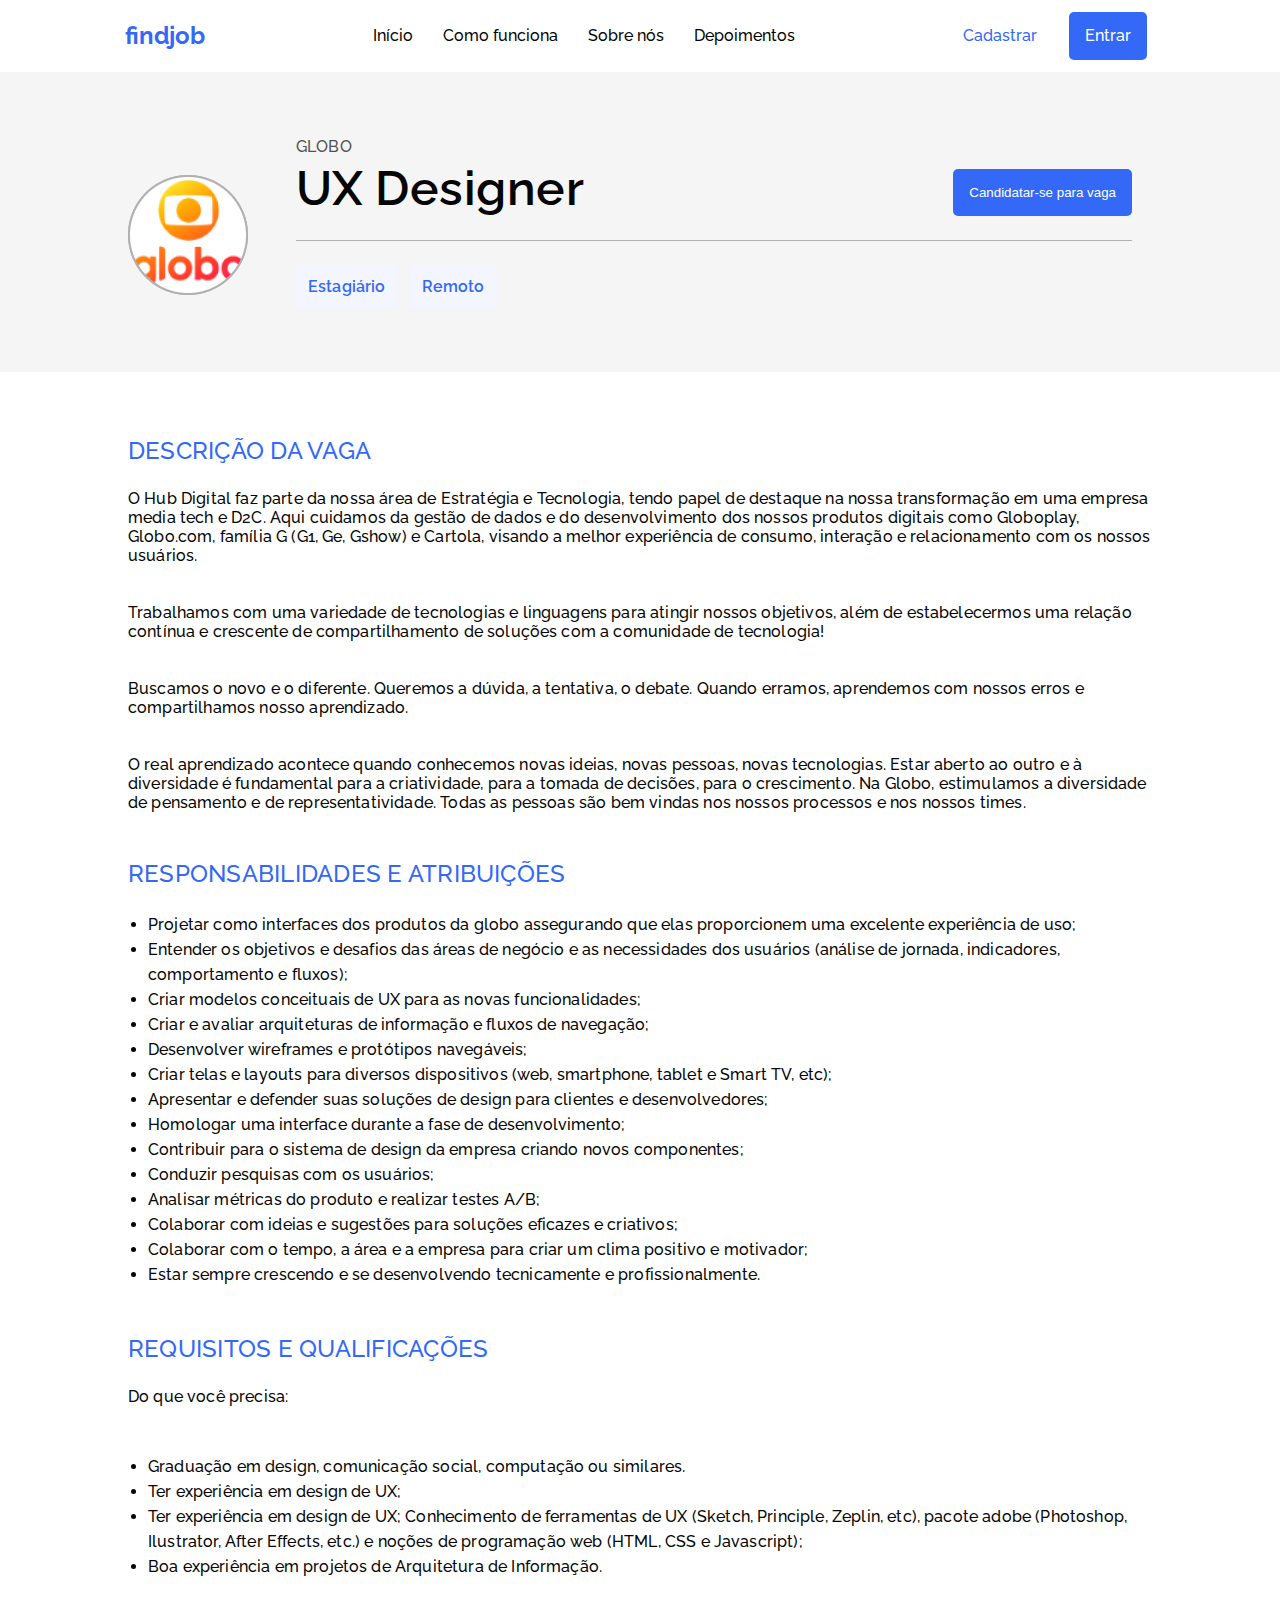
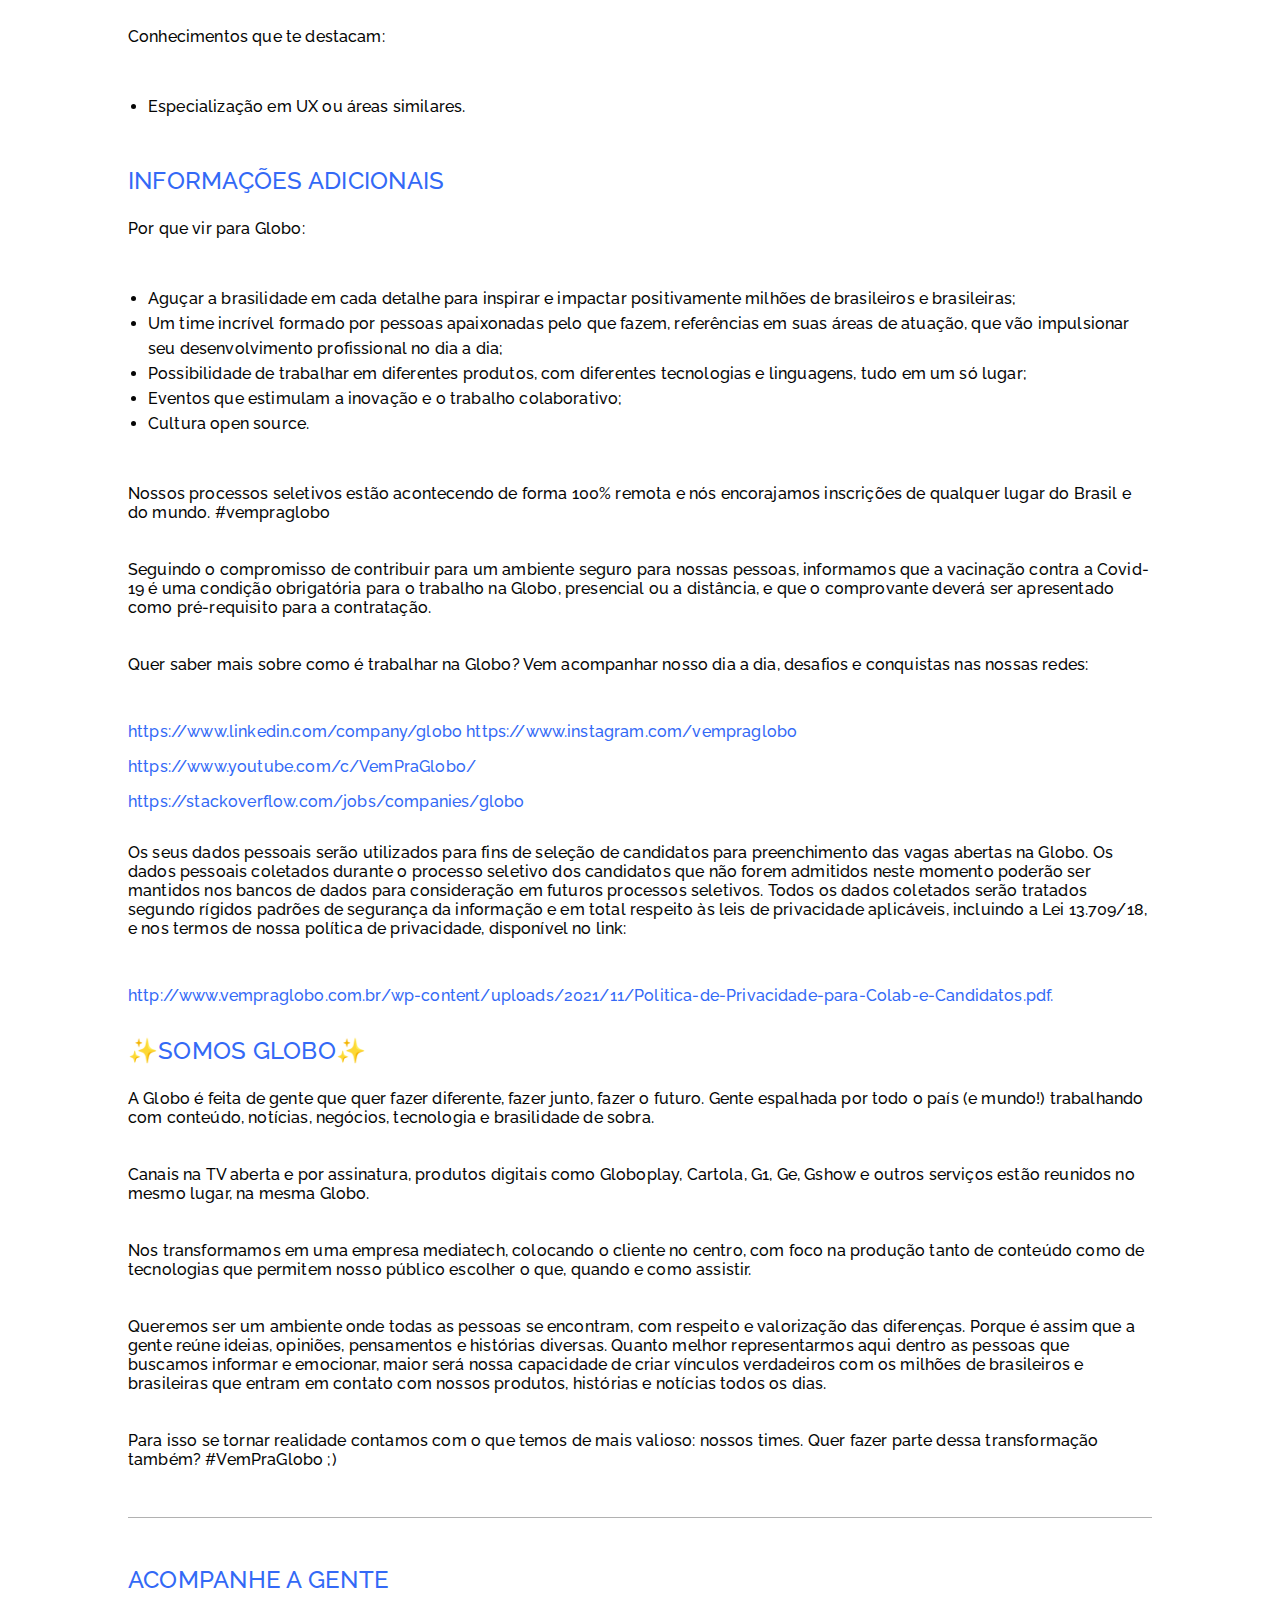
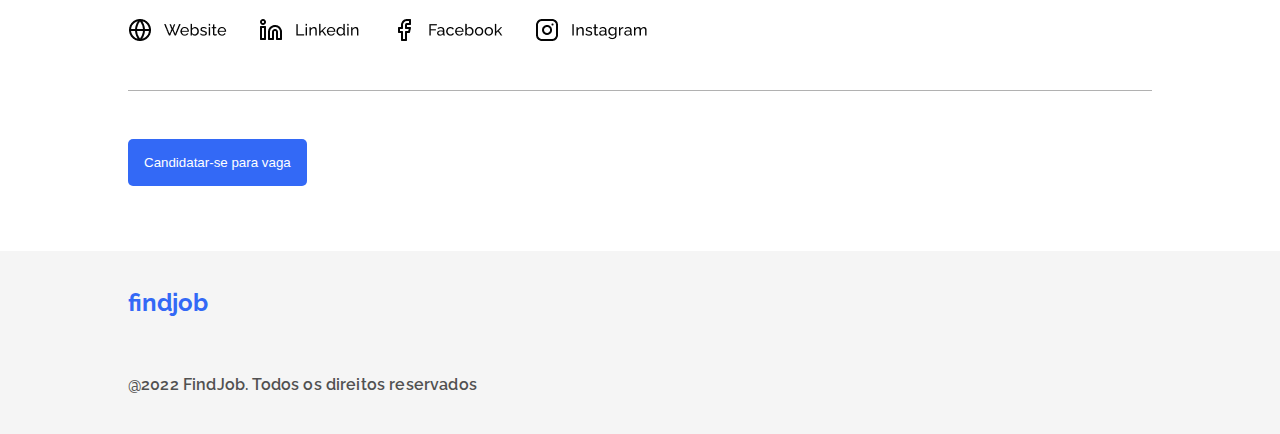
<file: internal_pages/globo.html>
<!DOCTYPE html>

<head>
    <title>FindJob</title>
    <link rel="stylesheet" type="text/css" href="../styles/main.css">
    <link rel="stylesheet" href="../styles/reset.css">
    <link rel="shortcut icon" href="../img/favicon.png" type="image/x-icon" />
    <link rel="preconnect" href="https://fonts.googleapis.com">
    <link rel="preconnect" href="https://fonts.gstatic.com" crossorigin>
    <link href="https://fonts.googleapis.com/css2?family=Raleway:wght@400;500;600;700&display=swap" rel="stylesheet">
</head>

<body>
    <header class="container">

        <nav>

            <a href="../index.html" class="logo">findjob</a>



            <div class="mobile-menu">

                <div class="line1"></div>
                <div class="line2"></div>
                <div class="line3"></div>
            </div>


            <ul class="menu">
                <li><a href="../index.html#inicio">Início</a></li>
                <li><a href="../index.html#comoFunciona">Como funciona</a></li>
                <li><a href="../index.html#sobre">Sobre nós</a></li>
                <li><a href="../index.html#depoimentos">Depoimentos</a></li>
                <li><a href="#" class="botao_secundario_mobile">Cadastrar</a></li>
                <li><a href="#" class="botao_secundario_mobile">Entrar</a></li>
            </ul>
            <div class="botoes">
                <a href="#" class="botao_secundario">Cadastrar</a>
                <a href="#" class="botao_primario">Entrar</a>
            </div>
        </nav>
    </header>


    <section class="banner">
        <div class="banner_elementos">
            <div class="imagem_banner">
                <img src="../img/globo_ind.png" alt="">
            </div>
            <div class="chamada_banner">
                <div class="chamada_banner_elementos">
                    <div class="empresa_vaga">
                        <h3 class="empresa_banner">GLOBO</h3>
                        <h2 class="cargo_banner">UX Designer</h2>
                    </div>
                    <div class="div_botao_banner">
                        <button class="botao_banner"><a href="#">Candidatar-se para vaga</a></button>
                    </div>

                </div>
                <div class="divisor_banner"></div>
                <div class="tag_banner">
                    <p class="tag_1_banner">Estagiário</p>
                    <p class="tag_2_banner">Remoto</p>
                </div>
            </div>
        </div>
    </section>

    <section class="conteudo_pagina_ind">
        <div class="textos_pagina_ind">
            <h2 class="titulo_pagina_ind">DESCRIÇÃO DA VAGA</h2>
            <p class="texto_pagina_ind">
                O Hub Digital faz parte da nossa área de Estratégia e Tecnologia, tendo papel de destaque na nossa transformação em uma empresa media tech e D2C. Aqui cuidamos da gestão de dados e do desenvolvimento dos nossos produtos digitais como Globoplay, Globo.com,
                família G (G1, Ge, Gshow) e Cartola, visando a melhor experiência de consumo, interação e relacionamento com os nossos usuários.
                <br><br><br> Trabalhamos com uma variedade de tecnologias e linguagens para atingir nossos objetivos, além de estabelecermos uma relação contínua e crescente de compartilhamento de soluções com a comunidade de tecnologia!
                <br><br><br> Buscamos o novo e o diferente. Queremos a dúvida, a tentativa, o debate. Quando erramos, aprendemos com nossos erros e compartilhamos nosso aprendizado.
                <br><br><br>O real aprendizado acontece quando conhecemos novas ideias, novas pessoas, novas tecnologias. Estar aberto ao outro e à diversidade é fundamental para a criatividade, para a tomada de decisões, para o crescimento. Na Globo,
                estimulamos a diversidade de pensamento e de representatividade. Todas as pessoas são bem vindas nos nossos processos e nos nossos times. </p>
            <h2 class="titulo_pagina_ind">RESPONSABILIDADES E ATRIBUIÇÕES</h2>
            <ul class="lista_pagina_ind">
                <li>Projetar como interfaces dos produtos da globo assegurando que elas proporcionem uma excelente experiência de uso;
                </li>
                <li>Entender os objetivos e desafios das áreas de negócio e as necessidades dos usuários (análise de jornada, indicadores, comportamento e fluxos);
                </li>
                <li>Criar modelos conceituais de UX para as novas funcionalidades;
                </li>
                <li>Criar e avaliar arquiteturas de informação e fluxos de navegação;
                </li>
                <li>Desenvolver wireframes e protótipos navegáveis;
                </li>
                <li>Criar telas e layouts para diversos dispositivos (web, smartphone, tablet e Smart TV, etc);
                </li>
                <li>Apresentar e defender suas soluções de design para clientes e desenvolvedores;
                </li>
                <li>Homologar uma interface durante a fase de desenvolvimento; </li>
                <li>Contribuir para o sistema de design da empresa criando novos componentes;
                </li>
                <li>Conduzir pesquisas com os usuários;
                </li>
                <li>Analisar métricas do produto e realizar testes A/B;
                </li>
                <li>Colaborar com ideias e sugestões para soluções eficazes e criativos;
                </li>
                <li>Colaborar com o tempo, a área e a empresa para criar um clima positivo e motivador;
                </li>
                <li>Estar sempre crescendo e se desenvolvendo tecnicamente e profissionalmente.</li>
            </ul>

            <h2 class="titulo_pagina_ind">REQUISITOS E QUALIFICAÇÕES</h2>
            <p class="texto_pagina_ind">Do que você precisa:</p>
            <ul class="lista_pagina_ind">
                <li>Graduação em design, comunicação social, computação ou similares.
                </li>
                <li>Ter experiência em design de UX;
                </li>
                <li>Ter experiência em design de UX; Conhecimento de ferramentas de UX (Sketch, Principle, Zeplin, etc), pacote adobe (Photoshop, Ilustrator, After Effects, etc.) e noções de programação web (HTML, CSS e Javascript);
                </li>
                <li>Boa experiência em projetos de Arquitetura de Informação.
                </li>
            </ul>

            <p class="texto_pagina_ind">Conhecimentos que te destacam:</p>

            <ul class="lista_pagina_ind">
                <li>Especialização em UX ou áreas similares.
                </li>

            </ul>

            <h2 class="titulo_pagina_ind">INFORMAÇÕES ADICIONAIS</h2>
            <p class="texto_pagina_ind">Por que vir para Globo: </p>
            <ul class="lista_pagina_ind">
                <li>Aguçar a brasilidade em cada detalhe para inspirar e impactar positivamente milhões de brasileiros e brasileiras;
                </li>
                <li>Um time incrível formado por pessoas apaixonadas pelo que fazem, referências em suas áreas de atuação, que vão impulsionar seu desenvolvimento profissional no dia a dia;
                </li>
                <li>Possibilidade de trabalhar em diferentes produtos, com diferentes tecnologias e linguagens, tudo em um só lugar;</li>
                <li>Eventos que estimulam a inovação e o trabalho colaborativo;
                </li>
                <li>Cultura open source. </li>
            </ul>
            <p class="texto_pagina_ind">Nossos processos seletivos estão acontecendo de forma 100% remota e nós encorajamos inscrições de qualquer lugar do Brasil e do mundo. #vempraglobo
                <br><br><br> Seguindo o compromisso de contribuir para um ambiente seguro para nossas pessoas, informamos que a vacinação contra a Covid-19 é uma condição obrigatória para o trabalho na Globo, presencial ou a distância, e que o comprovante
                deverá ser apresentado como pré-requisito para a contratação.
                <br><br><br> Quer saber mais sobre como é trabalhar na Globo? Vem acompanhar nosso dia a dia, desafios e conquistas nas nossas redes:
            </p>
            <a href="https://www.linkedin.com/company/globo" class="link_pagina_ind">https://www.linkedin.com/company/globo  
            </a>
            <a href="https://www.instagram.com/vempraglobo" class="link_pagina_ind">https://www.instagram.com/vempraglobo   </a>
            <br><br> <a href="https://www.youtube.com/c/VemPraGlobo/ " class="link_pagina_ind">https://www.youtube.com/c/VemPraGlobo/ </a>
            <br><br><a href="https://stackoverflow.com/jobs/companies/globo " class="link_pagina_ind">https://stackoverflow.com/jobs/companies/globo </a>
            <br><br><br>
            <p class="texto_pagina_ind">
                Os seus dados pessoais serão utilizados para fins de seleção de candidatos para preenchimento das vagas abertas na Globo. Os dados pessoais coletados durante o processo seletivo dos candidatos que não forem admitidos neste momento poderão ser mantidos
                nos bancos de dados para consideração em futuros processos seletivos. Todos os dados coletados serão tratados segundo rígidos padrões de segurança da informação e em total respeito às leis de privacidade aplicáveis, incluindo a Lei 13.709/18,
                e nos termos de nossa política de privacidade, disponível no link:</p>
            <a href="http://www.vempraglobo.com.br/wp-content/uploads/2021/11/Politica-de-Privacidade-para-Colab-e-Candidatos.pdf. 
            " class="link_pagina_ind">http://www.vempraglobo.com.br/wp-content/uploads/2021/11/Politica-de-Privacidade-para-Colab-e-Candidatos.pdf. 
            </a>
            <br><br><br>

            <h2 class="titulo_pagina_ind">✨SOMOS GLOBO✨</h2>
            <p class="texto_pagina_ind">A Globo é feita de gente que quer fazer diferente, fazer junto, fazer o futuro. Gente espalhada por todo o país (e mundo!) trabalhando com conteúdo, notícias, negócios, tecnologia e brasilidade de sobra.
                <br><br><br> Canais na TV aberta e por assinatura, produtos digitais como Globoplay, Cartola, G1, Ge, Gshow e outros serviços estão reunidos no mesmo lugar, na mesma Globo.
                <br><br><br> Nos transformamos em uma empresa mediatech, colocando o cliente no centro, com foco na produção tanto de conteúdo como de tecnologias que permitem nosso público escolher o que, quando e como assistir.
                <br><br><br> Queremos ser um ambiente onde todas as pessoas se encontram, com respeito e valorização das diferenças. Porque é assim que a gente reúne ideias, opiniões, pensamentos e histórias diversas. Quanto melhor representarmos aqui
                dentro as pessoas que buscamos informar e emocionar, maior será nossa capacidade de criar vínculos verdadeiros com os milhões de brasileiros e brasileiras que entram em contato com nossos produtos, histórias e notícias todos os dias.
                <br><br><br> Para isso se tornar realidade contamos com o que temos de mais valioso: nossos times. Quer fazer parte dessa transformação também? #VemPraGlobo ;)
            </p>
            <div class="divisor_texto"></div>

            <h2 class="titulo_pagina_ind">ACOMPANHE A GENTE</h2>
            <div class="logos_pagina_ind">
                <img src="../img/website.png" alt="" class="logo_pagina_ind">
                <img src="../img/linkedin.png" alt="" class="logo_pagina_ind">
                <img src="../img/facebook.png" alt="" class="logo_pagina_ind">
                <img src="../img/instagram.png" alt="" class="logo_pagina_ind">
            </div>
            <div class="divisor_texto"></div>

            <div class="div_botao_texto">
                <button class="botao_banner"><a href="#">Candidatar-se para vaga</a></button>
            </div>

        </div>
    </section>
    <footer class="rodape">
        <div class="container_rodape">
            <p class="logo" href="../index.html">findjob</p>
            <p class="copyright">@2022 FindJob. Todos os direitos reservados</p>
        </div>
    </footer>

    <script src="../mobile-navbar.js"></script>
</body>

</html>
</file>
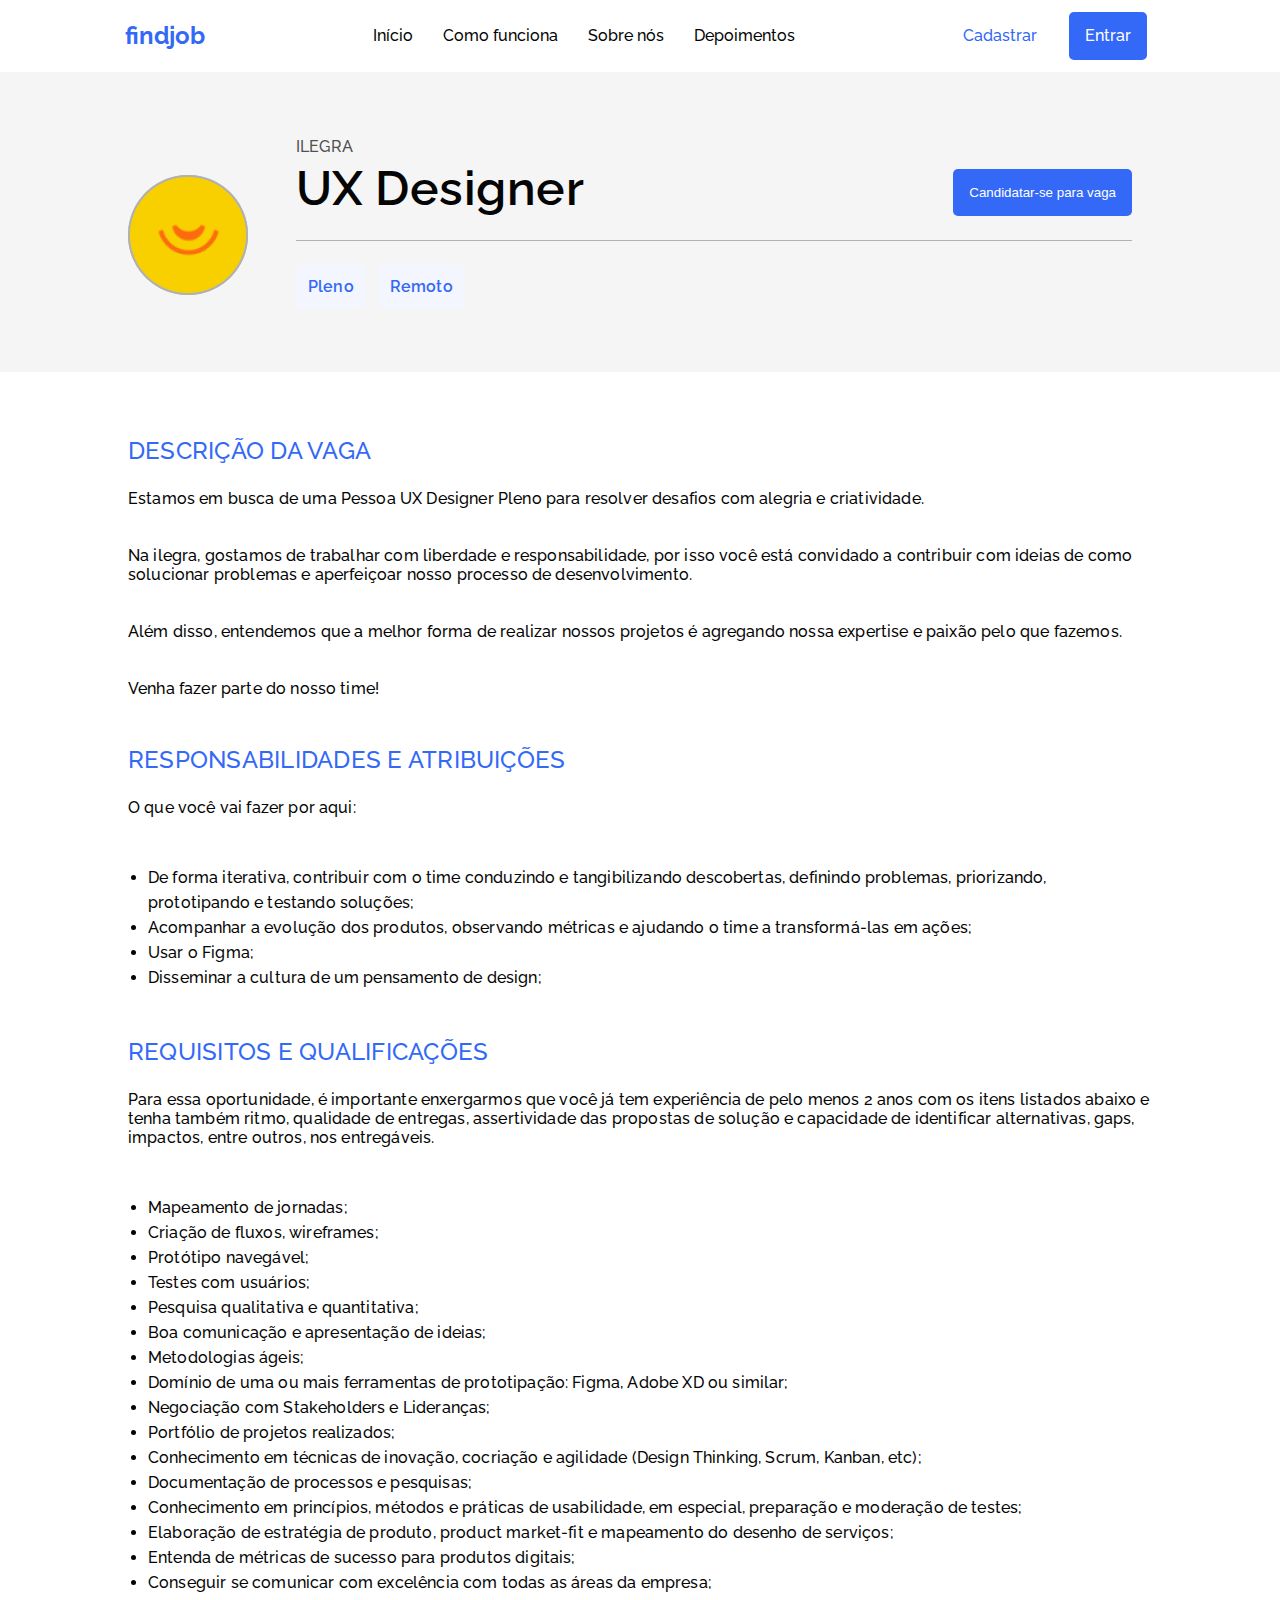
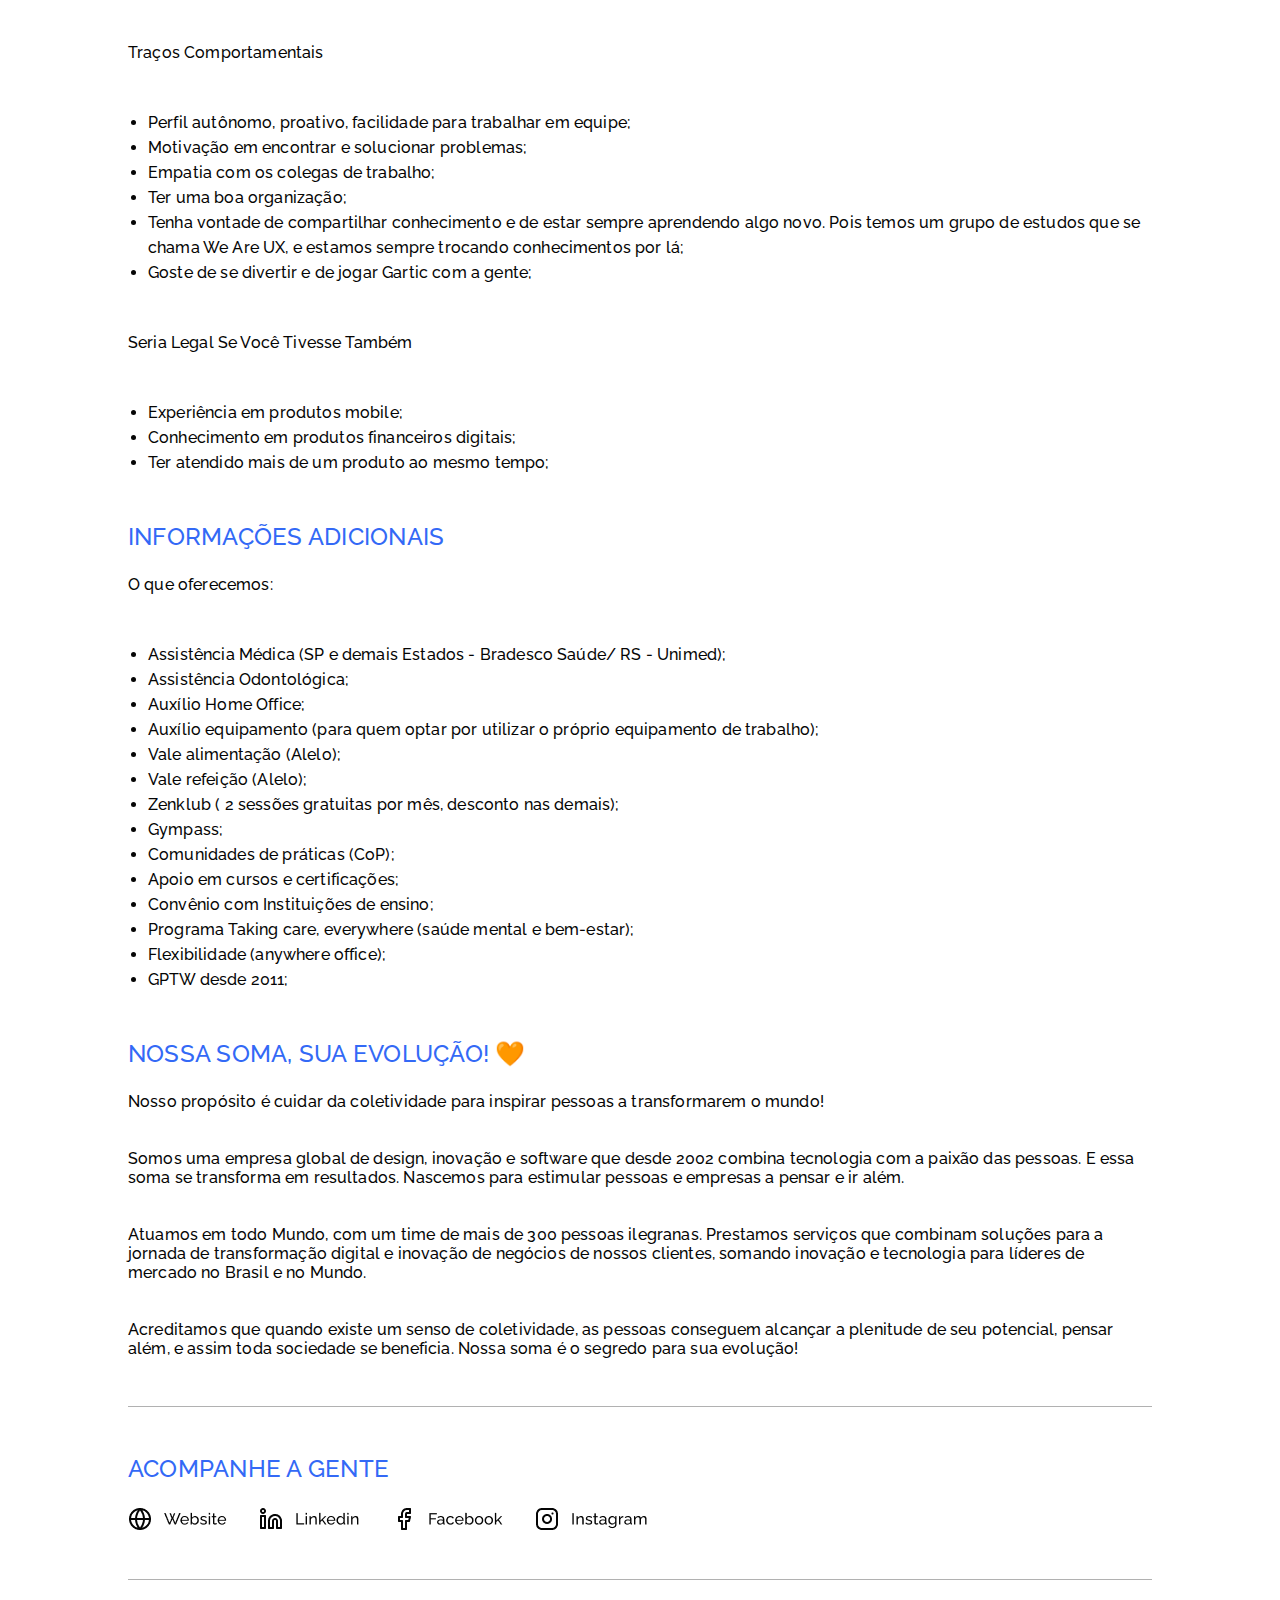
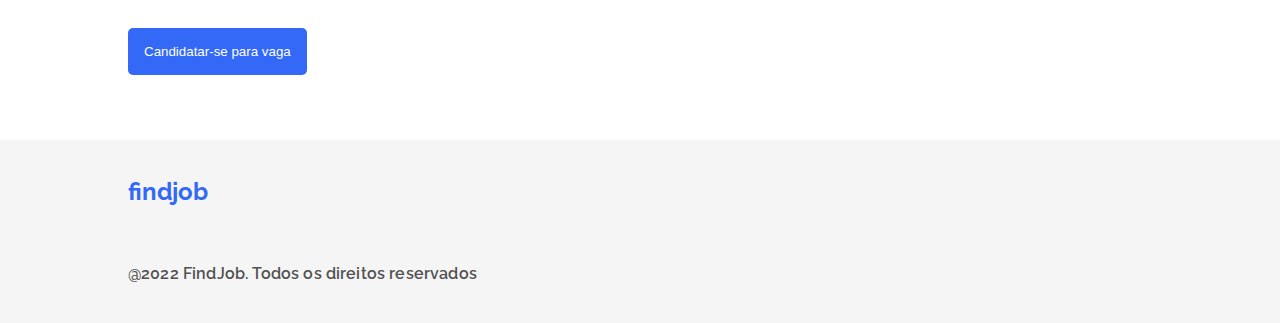
<file: internal_pages/ilegra.html>
<!DOCTYPE html>

<head>
    <title>FindJob</title>
    <link rel="stylesheet" type="text/css" href="../styles/main.css">
    <link rel="stylesheet" href="../styles/reset.css">
    <link rel="shortcut icon" href="../img/favicon.png" type="image/x-icon" />
    <link rel="preconnect" href="https://fonts.googleapis.com">
    <link rel="preconnect" href="https://fonts.gstatic.com" crossorigin>
    <link href="https://fonts.googleapis.com/css2?family=Raleway:wght@400;500;600;700&display=swap" rel="stylesheet">
</head>

<body>
    <header class="container">

        <nav>

            <a href="../index.html" class="logo">findjob</a>



            <div class="mobile-menu">

                <div class="line1"></div>
                <div class="line2"></div>
                <div class="line3"></div>
            </div>


            <ul class="menu">
                <li><a href="../index.html#inicio">Início</a></li>
                <li><a href="../index.html#comoFunciona">Como funciona</a></li>
                <li><a href="../index.html#sobre">Sobre nós</a></li>
                <li><a href="../index.html#depoimentos">Depoimentos</a></li>
                <li><a href="#" class="botao_secundario_mobile">Cadastrar</a></li>
                <li><a href="#" class="botao_secundario_mobile">Entrar</a></li>
            </ul>
            <div class="botoes">
                <a href="#" class="botao_secundario">Cadastrar</a>
                <a href="#" class="botao_primario">Entrar</a>
            </div>
        </nav>
    </header>
    <section class="banner">
        <div class="banner_elementos">
            <div class="imagem_banner">
                <img src="../img/ilegra_ind.png" alt="">
            </div>
            <div class="chamada_banner">
                <div class="chamada_banner_elementos">
                    <div class="empresa_vaga">
                        <h3 class="empresa_banner">ILEGRA</h3>
                        <h2 class="cargo_banner">UX Designer</h2>
                    </div>
                    <div class="div_botao_banner">
                        <button class="botao_banner"><a href="#">Candidatar-se para vaga</a></button>
                    </div>

                </div>
                <div class="divisor_banner"></div>
                <div class="tag_banner">
                    <p class="tag_1_banner">Pleno</p>
                    <p class="tag_2_banner">Remoto</p>
                </div>
            </div>
        </div>
    </section>

    <section class="conteudo_pagina_ind">
        <div class="textos_pagina_ind">
            <h2 class="titulo_pagina_ind">DESCRIÇÃO DA VAGA</h2>
            <p class="texto_pagina_ind">Estamos em busca de uma Pessoa UX Designer Pleno para resolver desafios com alegria e criatividade.
                <br><br><br> Na ilegra, gostamos de trabalhar com liberdade e responsabilidade, por isso você está convidado a contribuir com ideias de como solucionar problemas e aperfeiçoar nosso processo de desenvolvimento.
                <br><br><br> Além disso, entendemos que a melhor forma de realizar nossos projetos é agregando nossa expertise e paixão pelo que fazemos.
                <br><br><br> Venha fazer parte do nosso time!
            </p>
            <h2 class="titulo_pagina_ind">RESPONSABILIDADES E ATRIBUIÇÕES</h2>
            <p class="texto_pagina_ind">O que você vai fazer por aqui:</p>
            <ul class="lista_pagina_ind">
                <li>De forma iterativa, contribuir com o time conduzindo e tangibilizando descobertas, definindo problemas, priorizando, prototipando e testando soluções;
                </li>
                <li>Acompanhar a evolução dos produtos, observando métricas e ajudando o time a transformá-las em ações;
                </li>
                <li>Usar o Figma;
                </li>
                <li>Disseminar a cultura de um pensamento de design;
                </li>
            </ul>
            <h2 class="titulo_pagina_ind">REQUISITOS E QUALIFICAÇÕES</h2>
            <p class="texto_pagina_ind">Para essa oportunidade, é importante enxergarmos que você já tem experiência de pelo menos 2 anos com os itens listados abaixo e tenha também ritmo, qualidade de entregas, assertividade das propostas de solução e capacidade de identificar
                alternativas, gaps, impactos, entre outros, nos entregáveis.</p>
            <ul class="lista_pagina_ind">
                <li>Mapeamento de jornadas;</li>
                <li>Criação de fluxos, wireframes;</li>
                <li>Protótipo navegável;</li>
                <li>Testes com usuários;</li>
                <li>Pesquisa qualitativa e quantitativa;</li>
                <li>Boa comunicação e apresentação de ideias;</li>
                <li>Metodologias ágeis;</li>
                <li>Domínio de uma ou mais ferramentas de prototipação: Figma, Adobe XD ou similar;</li>
                <li>Negociação com Stakeholders e Lideranças;</li>
                <li>Portfólio de projetos realizados;</li>
                <li>Conhecimento em técnicas de inovação, cocriação e agilidade (Design Thinking, Scrum, Kanban, etc);</li>
                <li>Documentação de processos e pesquisas;</li>
                <li>Conhecimento em princípios, métodos e práticas de usabilidade, em especial, preparação e moderação de testes;</li>
                <li>Elaboração de estratégia de produto, product market-fit e mapeamento do desenho de serviços;</li>
                <li>Entenda de métricas de sucesso para produtos digitais;</li>
                <li>Conseguir se comunicar com excelência com todas as áreas da empresa;</li>
            </ul>

            <p class="texto_pagina_ind">Traços Comportamentais</p>
            <ul class="lista_pagina_ind">
                <li>Perfil autônomo, proativo, facilidade para trabalhar em equipe;</li>
                <li>Motivação em encontrar e solucionar problemas;</li>
                <li>Empatia com os colegas de trabalho;</li>
                <li>Ter uma boa organização;</li>
                <li>Tenha vontade de compartilhar conhecimento e de estar sempre aprendendo algo novo. Pois temos um grupo de estudos que se chama We Are UX, e estamos sempre trocando conhecimentos por lá;</li>
                <li>Goste de se divertir e de jogar Gartic com a gente;</li>

            </ul>

            <p class="texto_pagina_ind">Seria Legal Se Você Tivesse Também</p>
            <ul class="lista_pagina_ind">
                <li>Experiência em produtos mobile;</li>
                <li>Conhecimento em produtos financeiros digitais;</li>
                <li>Ter atendido mais de um produto ao mesmo tempo;</li>


            </ul>




            <h2 class="titulo_pagina_ind">INFORMAÇÕES ADICIONAIS</h2>
            <p class="texto_pagina_ind">O que oferecemos: </p>
            <ul class="lista_pagina_ind">
                <li>Assistência Médica (SP e demais Estados - Bradesco Saúde/ RS - Unimed);</li>
                <li>Assistência Odontológica;</li>
                <li>Auxílio Home Office;</li>
                <li>Auxílio equipamento (para quem optar por utilizar o próprio equipamento de trabalho);</li>
                <li>Vale alimentação (Alelo);</li>
                <li>Vale refeição (Alelo);</li>
                <li>Zenklub ( 2 sessões gratuitas por mês, desconto nas demais);</li>
                <li>Gympass;</li>
                <li>Comunidades de práticas (CoP);</li>
                <li>Apoio em cursos e certificações;</li>
                <li>Convênio com Instituições de ensino;</li>
                <li>Programa Taking care, everywhere (saúde mental e bem-estar);</li>
                <li>Flexibilidade (anywhere office);</li>
                <li>GPTW desde 2011;</li>
            </ul>


            <h2 class="titulo_pagina_ind">NOSSA SOMA, SUA EVOLUÇÃO! 🧡</h2>
            <p class="texto_pagina_ind">Nosso propósito é cuidar da coletividade para inspirar pessoas a transformarem o mundo!
                <br><br><br> Somos uma empresa global de design, inovação e software que desde 2002 combina tecnologia com a paixão das pessoas. E essa soma se transforma em resultados. Nascemos para estimular pessoas e empresas a pensar e ir além.
                <br><br><br> Atuamos em todo Mundo, com um time de mais de 300 pessoas ilegranas. Prestamos serviços que combinam soluções para a jornada de transformação digital e inovação de negócios de nossos clientes, somando inovação e tecnologia
                para líderes de mercado no Brasil e no Mundo.
                <br><br><br> Acreditamos que quando existe um senso de coletividade, as pessoas conseguem alcançar a plenitude de seu potencial, pensar além, e assim toda sociedade se beneficia. Nossa soma é o segredo para sua evolução!
            </p>
            <div class="divisor_texto"></div>

            <h2 class="titulo_pagina_ind">ACOMPANHE A GENTE</h2>
            <div class="logos_pagina_ind">
                <img src="../img/website.png" alt="" class="logo_pagina_ind">
                <img src="../img/linkedin.png" alt="" class="logo_pagina_ind">
                <img src="../img/facebook.png" alt="" class="logo_pagina_ind">
                <img src="../img/instagram.png" alt="" class="logo_pagina_ind">
            </div>
            <div class="divisor_texto"></div>

            <div class="div_botao_texto">
                <button class="botao_banner"><a href="#">Candidatar-se para vaga</a></button>
            </div>

        </div>
    </section>
    <footer class="rodape">
        <div class="container_rodape">
            <p class="logo">findjob</p>
            <p class="copyright">@2022 FindJob. Todos os direitos reservados</p>
        </div>
    </footer>
    <script src="../mobile-navbar.js"></script>
</body>

</html>
</file>
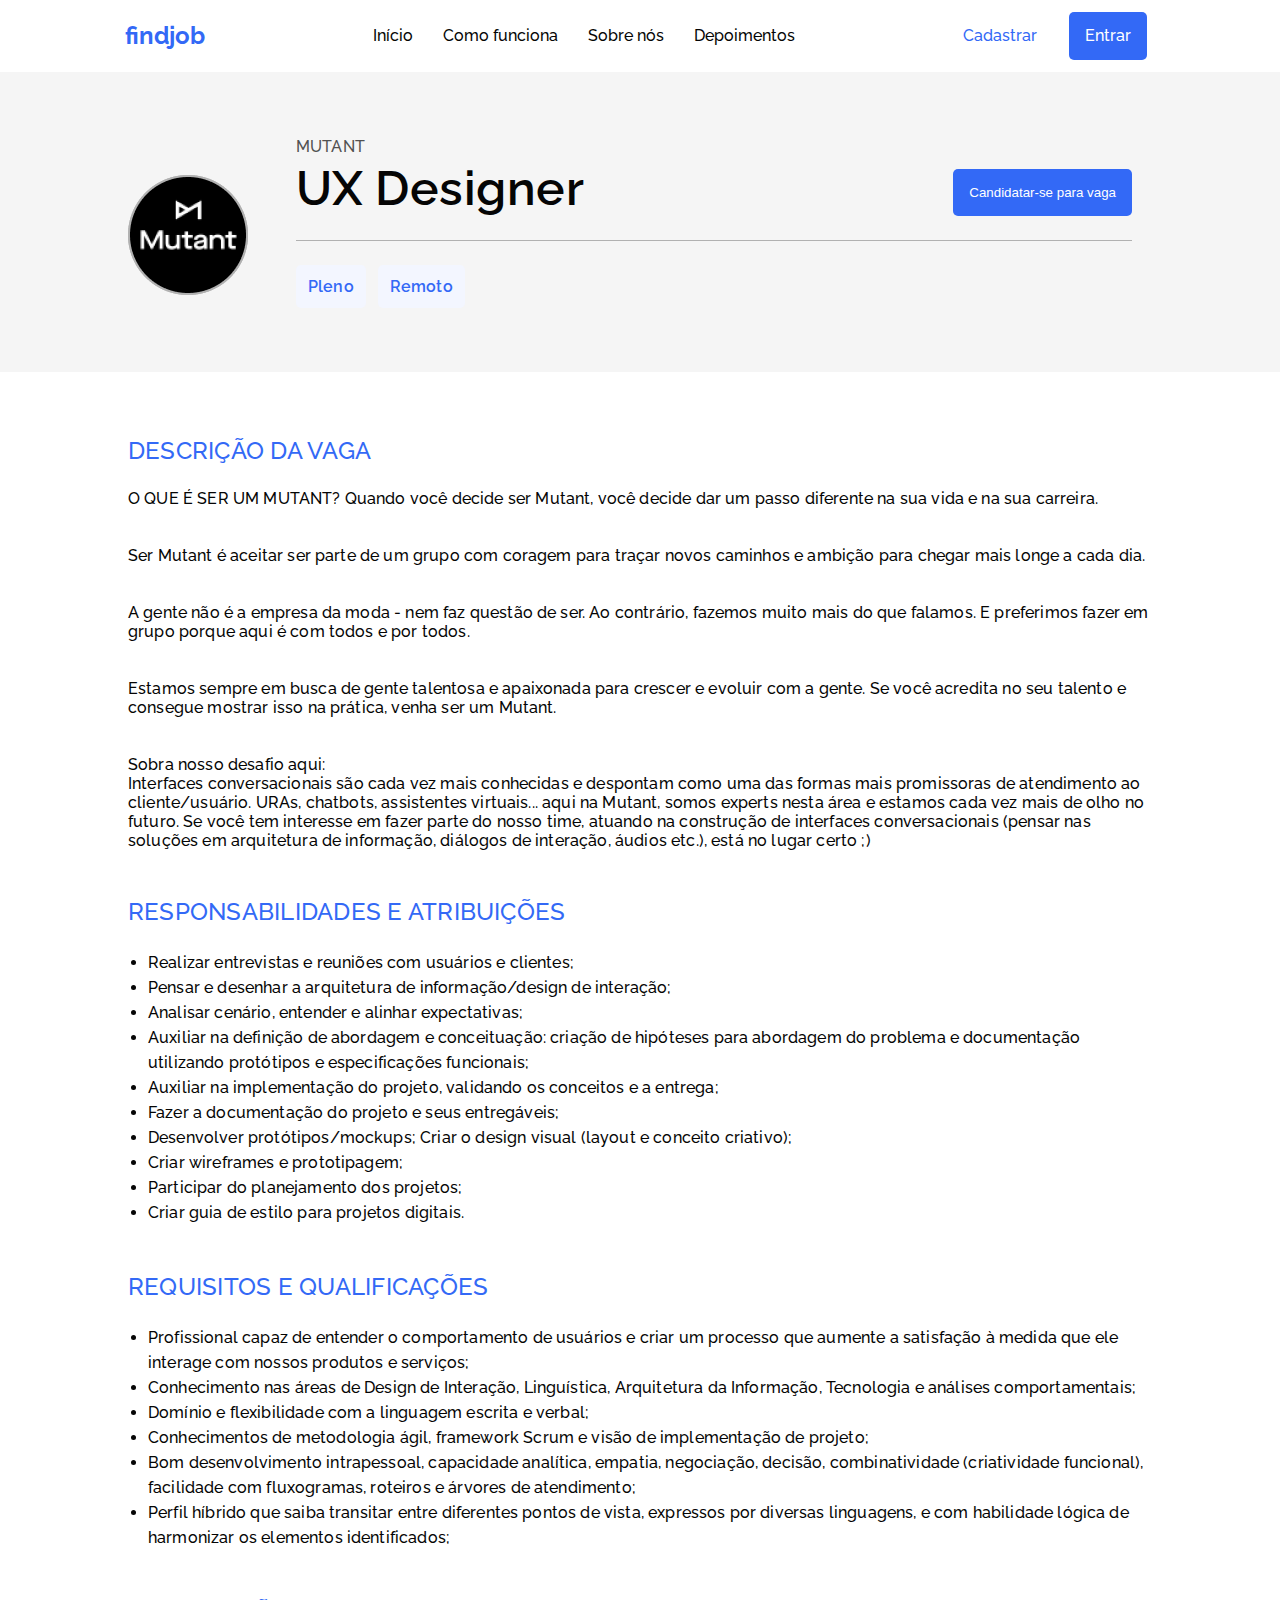
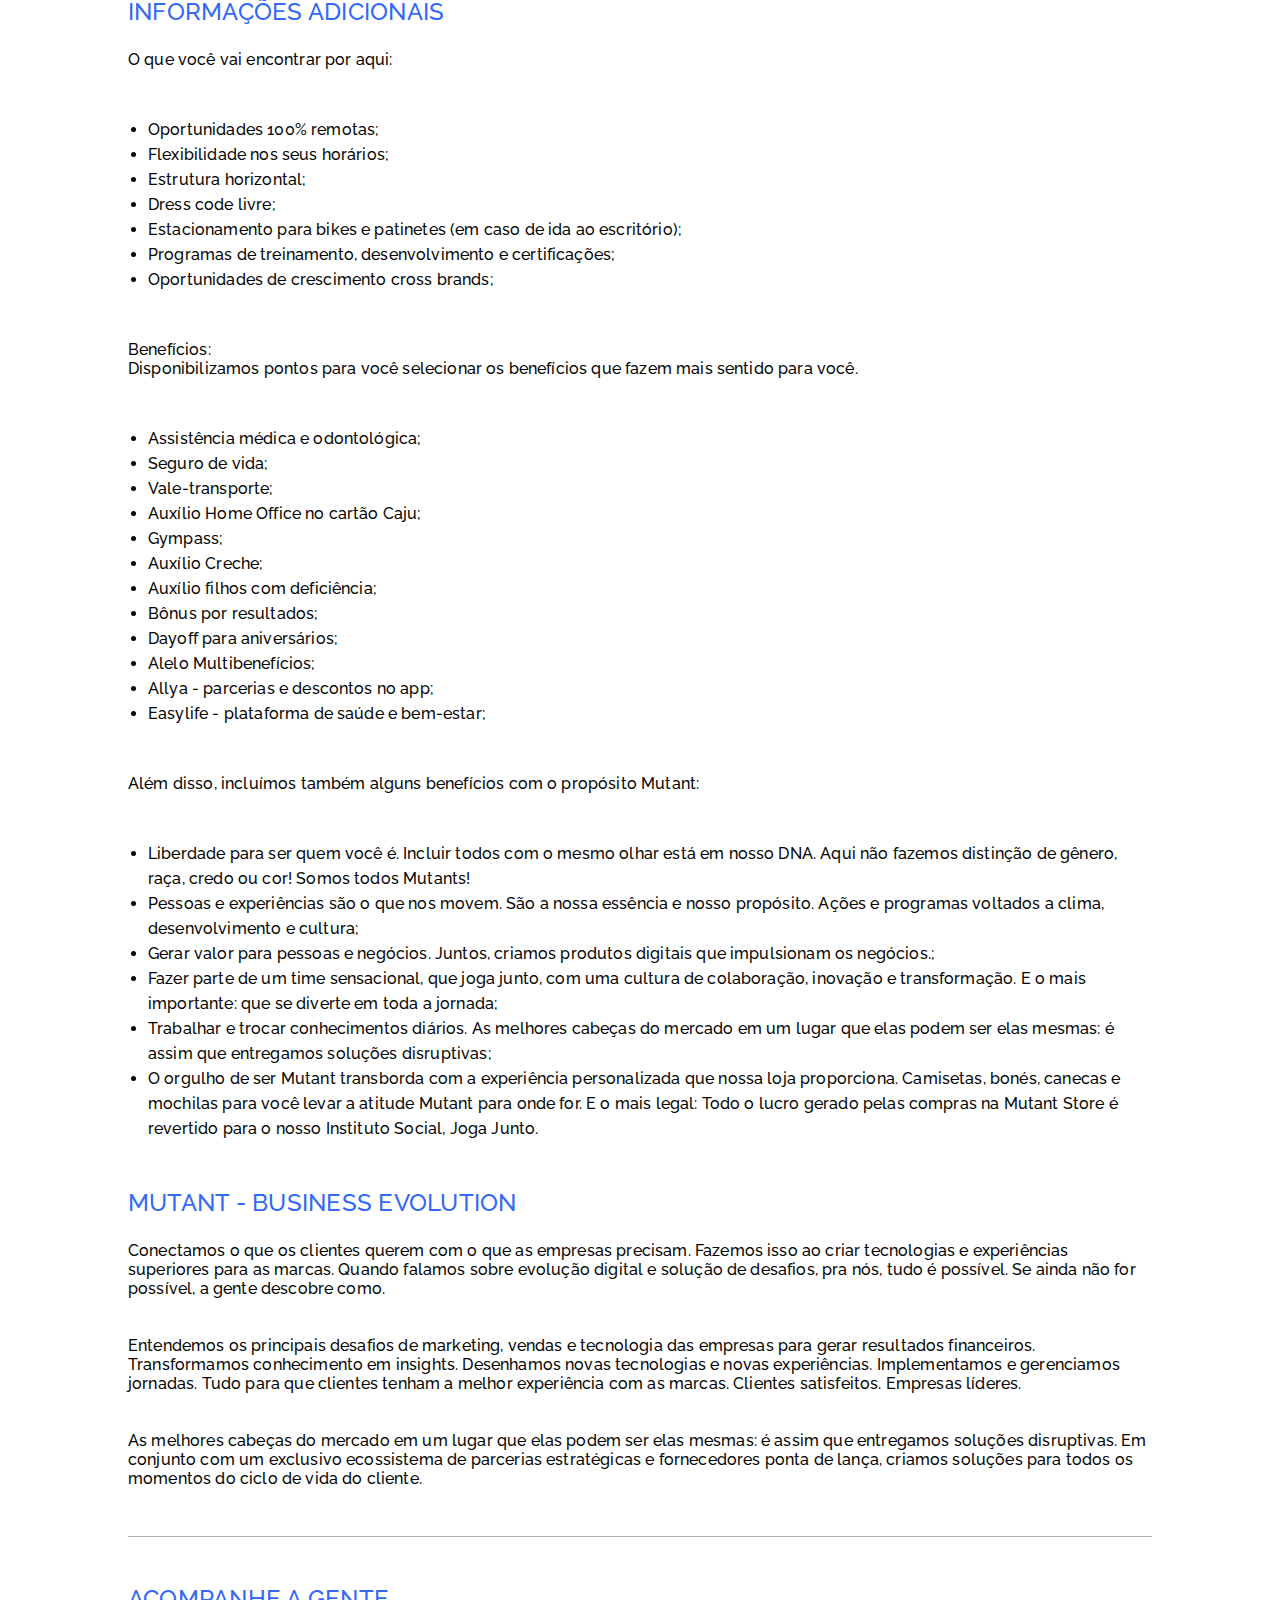
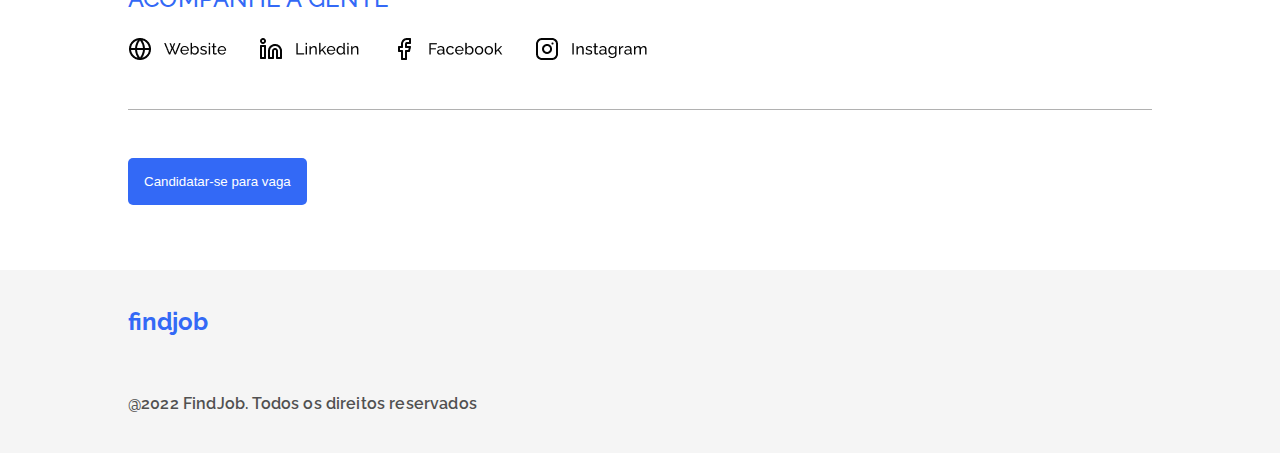
<file: internal_pages/mutant.html>
<!DOCTYPE html>

<head>
    <title>FindJob</title>
    <link rel="stylesheet" type="text/css" href="../styles/main.css">
    <link rel="stylesheet" href="../styles/reset.css">
    <link rel="shortcut icon" href="../img/favicon.png" type="image/x-icon" />
    <link rel="preconnect" href="https://fonts.googleapis.com">
    <link rel="preconnect" href="https://fonts.gstatic.com" crossorigin>
    <link href="https://fonts.googleapis.com/css2?family=Raleway:wght@400;500;600;700&display=swap" rel="stylesheet">
</head>

<body>
    <header class="container">

        <nav>

            <a href="../index.html" class="logo">findjob</a>



            <div class="mobile-menu">

                <div class="line1"></div>
                <div class="line2"></div>
                <div class="line3"></div>
            </div>


            <ul class="menu">
                <li><a href="../index.html#inicio">Início</a></li>
                <li><a href="../index.html#comoFunciona">Como funciona</a></li>
                <li><a href="../index.html#sobre">Sobre nós</a></li>
                <li><a href="../index.html#depoimentos">Depoimentos</a></li>
                <li><a href="#" class="botao_secundario_mobile">Cadastrar</a></li>
                <li><a href="#" class="botao_secundario_mobile">Entrar</a></li>
            </ul>
            <div class="botoes">
                <a href="#" class="botao_secundario">Cadastrar</a>
                <a href="#" class="botao_primario">Entrar</a>
            </div>
        </nav>
    </header>
    <section class="banner">
        <div class="banner_elementos">
            <div class="imagem_banner">
                <img src="../img/mutant_dev.png" alt="">
            </div>
            <div class="chamada_banner">
                <div class="chamada_banner_elementos">
                    <div class="empresa_vaga">
                        <h3 class="empresa_banner">MUTANT</h3>
                        <h2 class="cargo_banner">UX Designer</h2>
                    </div>
                    <div class="div_botao_banner">
                        <button class="botao_banner"><a href="#">Candidatar-se para vaga</a></button>
                    </div>

                </div>
                <div class="divisor_banner"></div>
                <div class="tag_banner">
                    <p class="tag_1_banner">Pleno</p>
                    <p class="tag_2_banner">Remoto</p>
                </div>
            </div>
        </div>
    </section>

    <section class="conteudo_pagina_ind">
        <div class="textos_pagina_ind">
            <h2 class="titulo_pagina_ind">DESCRIÇÃO DA VAGA</h2>
            <p class="texto_pagina_ind">
                O QUE É SER UM MUTANT? Quando você decide ser Mutant, você decide dar um passo diferente na sua vida e na sua carreira.
                <br><br><br> Ser Mutant é aceitar ser parte de um grupo com coragem para traçar novos caminhos e ambição para chegar mais longe a cada dia.
                <br><br><br> A gente não é a empresa da moda - nem faz questão de ser. Ao contrário, fazemos muito mais do que falamos. E preferimos fazer em grupo porque aqui é com todos e por todos.
                <br><br><br> Estamos sempre em busca de gente talentosa e apaixonada para crescer e evoluir com a gente. Se você acredita no seu talento e consegue mostrar isso na prática, venha ser um Mutant.
                <br><br><br> Sobra nosso desafio aqui:<br> Interfaces conversacionais são cada vez mais conhecidas e despontam como uma das formas mais promissoras de atendimento ao cliente/usuário. URAs, chatbots, assistentes virtuais... aqui na Mutant,
                somos experts nesta área e estamos cada vez mais de olho no futuro. Se você tem interesse em fazer parte do nosso time, atuando na construção de interfaces conversacionais (pensar nas soluções em arquitetura de informação, diálogos de
                interação, áudios etc.), está no lugar certo ;) </p>
            <h2 class="titulo_pagina_ind">RESPONSABILIDADES E ATRIBUIÇÕES</h2>
            <ul class="lista_pagina_ind">
                <li>Realizar entrevistas e reuniões com usuários e clientes;
                </li>
                <li>Pensar e desenhar a arquitetura de informação/design de interação;
                </li>
                <li>Analisar cenário, entender e alinhar expectativas;
                </li>
                <li>Auxiliar na definição de abordagem e conceituação: criação de hipóteses para abordagem do problema e documentação utilizando protótipos e especificações funcionais;
                </li>
                <li>Auxiliar na implementação do projeto, validando os conceitos e a entrega;
                </li>
                <li>Fazer a documentação do projeto e seus entregáveis;
                </li>
                <li>Desenvolver protótipos/mockups; Criar o design visual (layout e conceito criativo);
                </li>
                <li>Criar wireframes e prototipagem;</li>
                <li>Participar do planejamento dos projetos;
                </li>
                <li>Criar guia de estilo para projetos digitais.
                </li>

            </ul>

            <h2 class="titulo_pagina_ind">REQUISITOS E QUALIFICAÇÕES</h2>

            <ul class="lista_pagina_ind">
                <li>Profissional capaz de entender o comportamento de usuários e criar um processo que aumente a satisfação à medida que ele interage com nossos produtos e serviços;
                </li>
                <li>Conhecimento nas áreas de Design de Interação, Linguística, Arquitetura da Informação, Tecnologia e análises comportamentais;
                </li>
                <li>Domínio e flexibilidade com a linguagem escrita e verbal;
                </li>
                <li>Conhecimentos de metodologia ágil, framework Scrum e visão de implementação de projeto;
                </li>
                <li>Bom desenvolvimento intrapessoal, capacidade analítica, empatia, negociação, decisão, combinatividade (criatividade funcional), facilidade com fluxogramas, roteiros e árvores de atendimento;</li>
                <li>Perfil híbrido que saiba transitar entre diferentes pontos de vista, expressos por diversas linguagens, e com habilidade lógica de harmonizar os elementos identificados;</li>
            </ul>



            <h2 class="titulo_pagina_ind">INFORMAÇÕES ADICIONAIS</h2>
            <p class="texto_pagina_ind">O que você vai encontrar por aqui:</p>
            <ul class="lista_pagina_ind">
                <li>Oportunidades 100% remotas;
                </li>
                <li>Flexibilidade nos seus horários;
                </li>
                <li>Estrutura horizontal;</li>
                <li>Dress code livre;
                </li>
                <li>Estacionamento para bikes e patinetes (em caso de ida ao escritório); </li>
                <li>Programas de treinamento, desenvolvimento e certificações;</li>
                <li>Oportunidades de crescimento cross brands;</li>
            </ul>
            <p class="texto_pagina_ind">Benefícios: <br> Disponibilizamos pontos para você selecionar os benefícios que fazem mais sentido para você.</p>
            <ul class="lista_pagina_ind">
                <li>Assistência médica e odontológica;
                </li>
                <li>Seguro de vida;
                </li>
                <li>Vale-transporte;</li>
                <li>Auxílio Home Office no cartão Caju;
                </li>
                <li>Gympass; </li>
                <li>Auxílio Creche;</li>
                <li>Auxílio filhos com deficiência;</li>
                <li>Bônus por resultados;</li>
                <li>Dayoff para aniversários;</li>
                <li>Alelo Multibenefícios;</li>
                <li>Allya - parcerias e descontos no app;</li>
                <li>Easylife - plataforma de saúde e bem-estar;</li>
            </ul>

            <p class="texto_pagina_ind">Além disso, incluímos também alguns benefícios com o propósito Mutant:</p>
            <ul class="lista_pagina_ind">
                <li>Liberdade para ser quem você é. Incluir todos com o mesmo olhar está em nosso DNA. Aqui não fazemos distinção de gênero, raça, credo ou cor! Somos todos Mutants!
                </li>
                <li>Pessoas e experiências são o que nos movem. São a nossa essência e nosso propósito. Ações e programas voltados a clima, desenvolvimento e cultura;
                </li>
                <li> Gerar valor para pessoas e negócios. Juntos, criamos produtos digitais que impulsionam os negócios.;</li>
                <li> Fazer parte de um time sensacional, que joga junto, com uma cultura de colaboração, inovação e transformação. E o mais importante: que se diverte em toda a jornada;
                </li>
                <li> Trabalhar e trocar conhecimentos diários. As melhores cabeças do mercado em um lugar que elas podem ser elas mesmas: é assim que entregamos soluções disruptivas; </li>
                <li>O orgulho de ser Mutant transborda com a experiência personalizada que nossa loja proporciona. Camisetas, bonés, canecas e mochilas para você levar a atitude Mutant para onde for. E o mais legal: Todo o lucro gerado pelas compras na Mutant
                    Store é revertido para o nosso Instituto Social, Joga Junto.</li>

            </ul>
            <h2 class="titulo_pagina_ind">MUTANT - BUSINESS EVOLUTION</h2>
            <p class="texto_pagina_ind">Conectamos o que os clientes querem com o que as empresas precisam. Fazemos isso ao criar tecnologias e experiências superiores para as marcas. Quando falamos sobre evolução digital e solução de desafios, pra nós, tudo é possível. Se ainda
                não for possível, a gente descobre como.
                <br><br><br> Entendemos os principais desafios de marketing, vendas e tecnologia das empresas para gerar resultados financeiros. Transformamos conhecimento em insights. Desenhamos novas tecnologias e novas experiências. Implementamos e
                gerenciamos jornadas. Tudo para que clientes tenham a melhor experiência com as marcas. Clientes satisfeitos. Empresas líderes.
                <br><br><br> As melhores cabeças do mercado em um lugar que elas podem ser elas mesmas: é assim que entregamos soluções disruptivas. Em conjunto com um exclusivo ecossistema de parcerias estratégicas e fornecedores ponta de lança, criamos
                soluções para todos os momentos do ciclo de vida do cliente.
            </p>
            <div class="divisor_texto"></div>

            <h2 class="titulo_pagina_ind">ACOMPANHE A GENTE</h2>
            <div class="logos_pagina_ind">
                <img src="../img/website.png" alt="" class="logo_pagina_ind">
                <img src="../img/linkedin.png" alt="" class="logo_pagina_ind">
                <img src="../img/facebook.png" alt="" class="logo_pagina_ind">
                <img src="../img/instagram.png" alt="" class="logo_pagina_ind">
            </div>
            <div class="divisor_texto"></div>

            <div class="div_botao_texto">
                <button class="botao_banner"><a href="#">Candidatar-se para vaga</a></button>
            </div>

        </div>
    </section>
    <footer class="rodape">
        <div class="container_rodape">
            <p class="logo">findjob</p>
            <p class="copyright">@2022 FindJob. Todos os direitos reservados</p>
        </div>
    </footer>
    <script src="../mobile-navbar.js"></script>
</body>

</html>
</file>
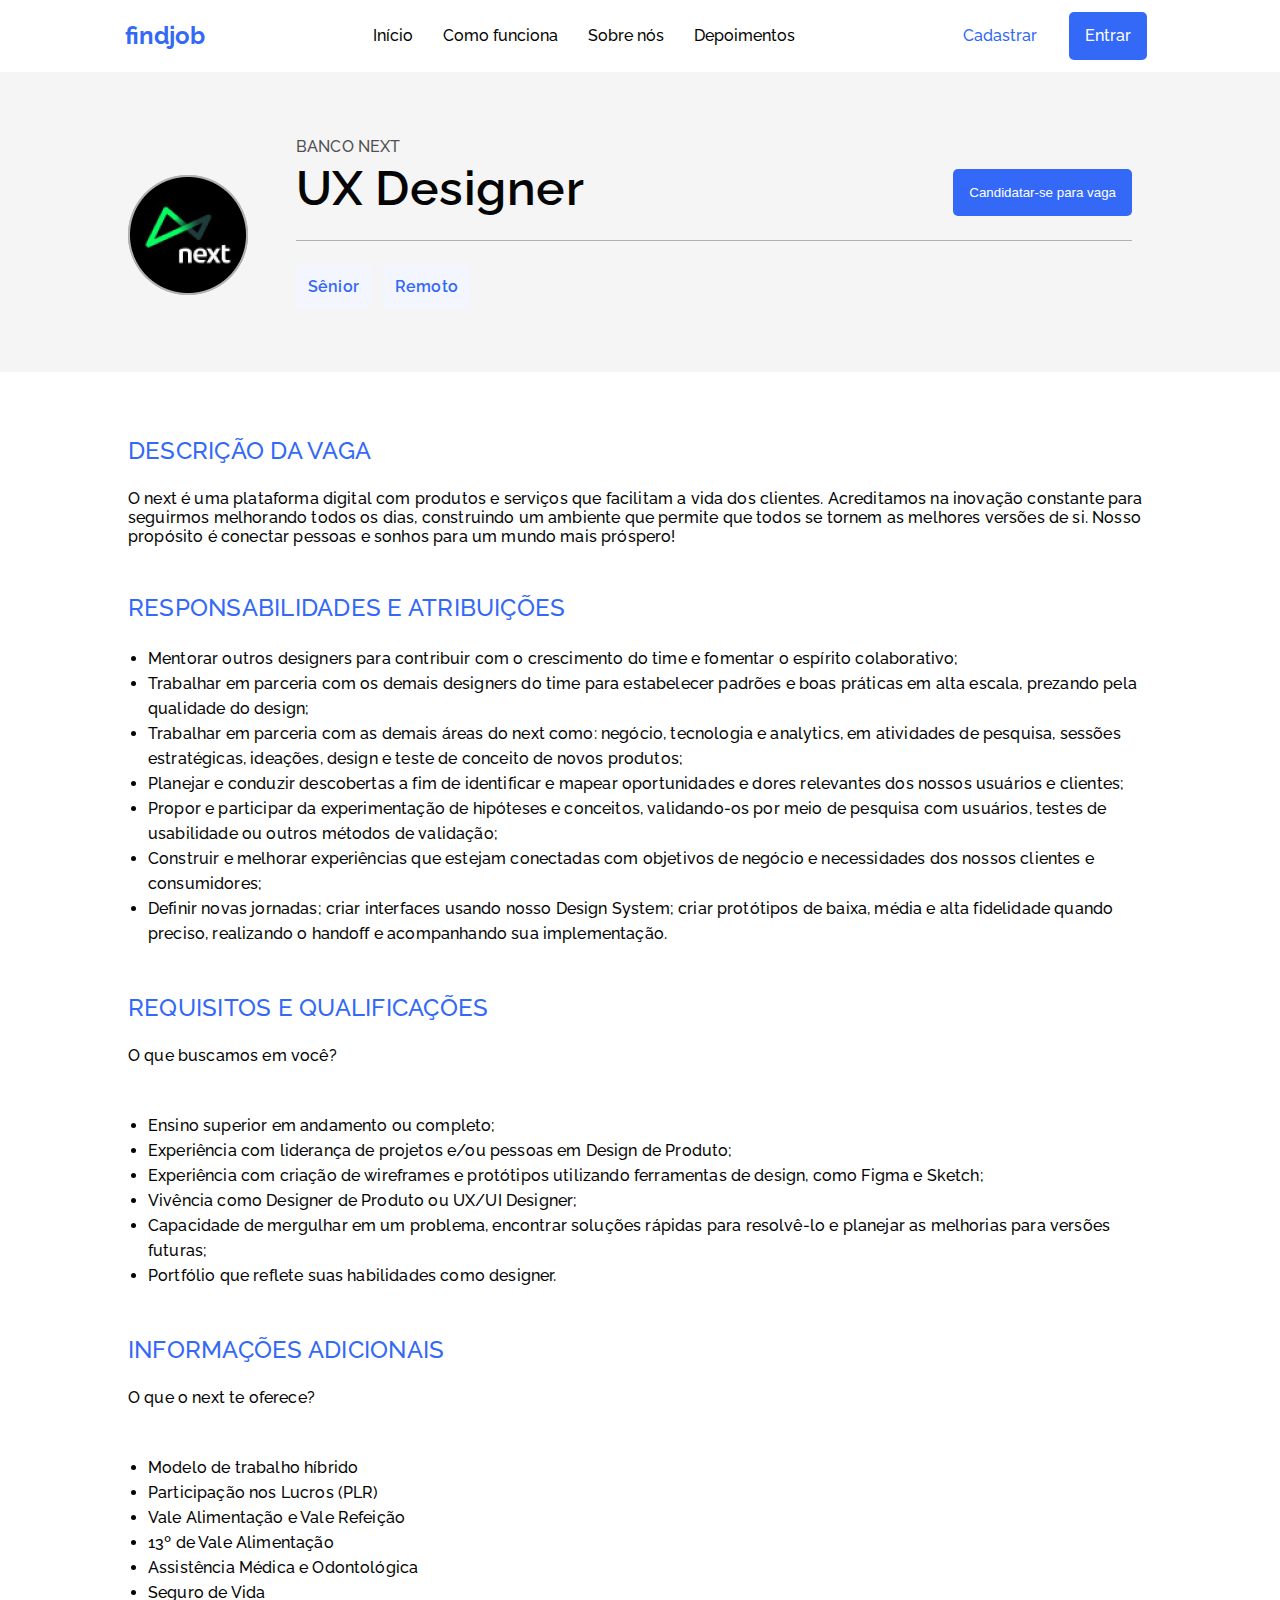
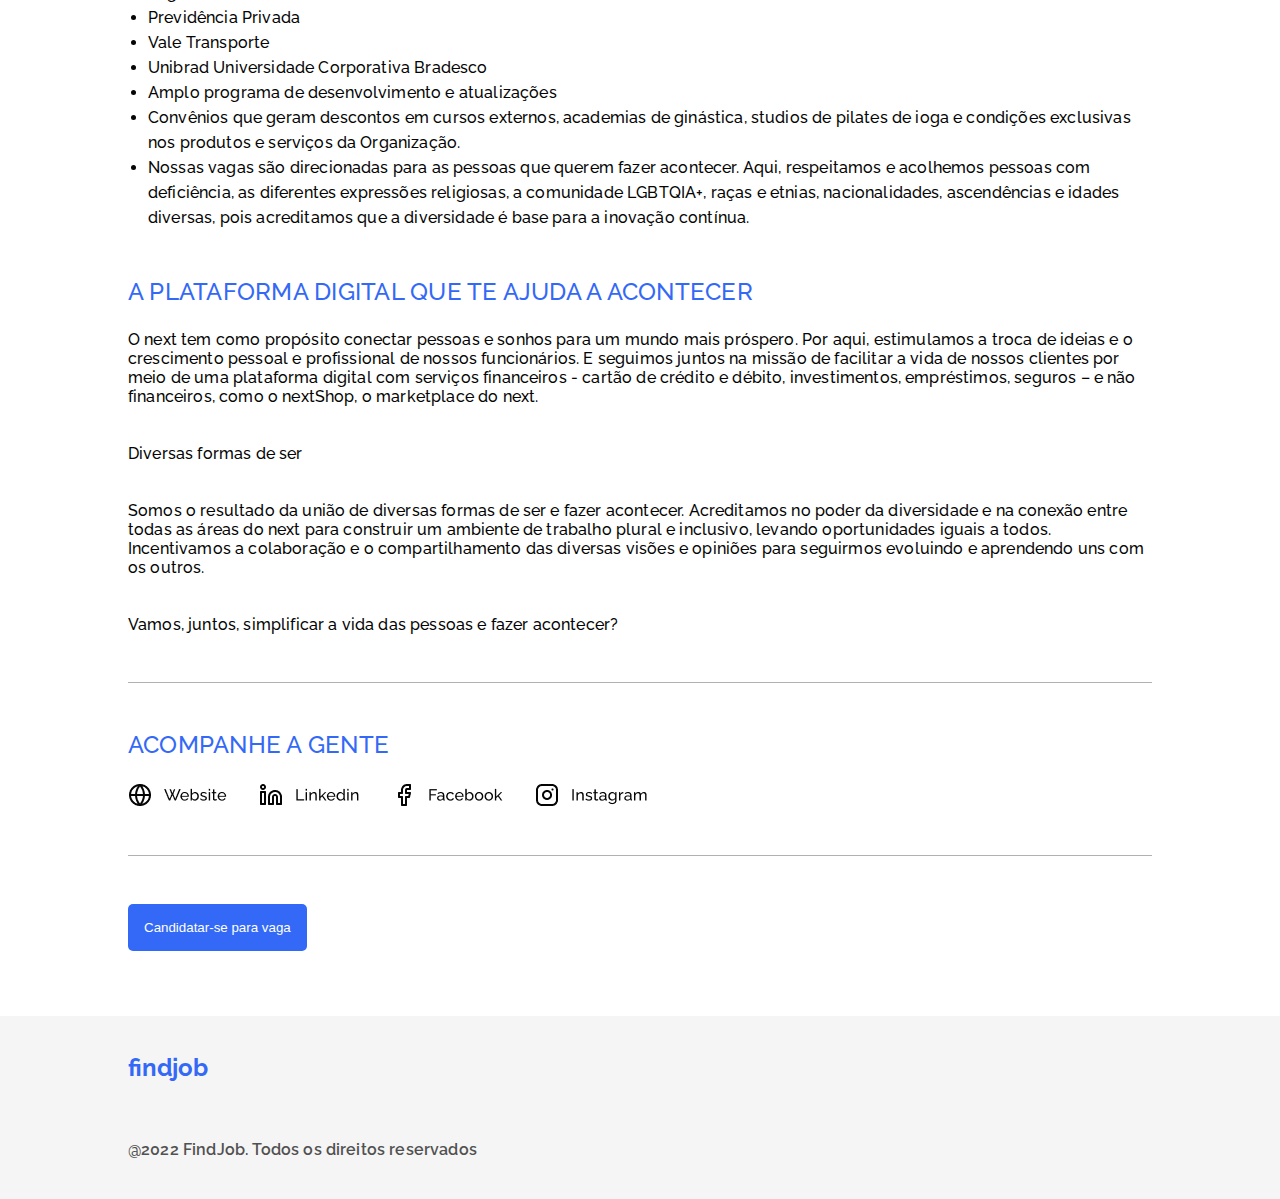
<file: internal_pages/Next.html>
<!DOCTYPE html>

<head>
    <title>FindJob</title>
    <link rel="stylesheet" type="text/css" href="../styles/main.css">
    <link rel="stylesheet" href="../styles/reset.css">
    <link rel="shortcut icon" href="../img/favicon.png" type="image/x-icon" />
    <link rel="preconnect" href="https://fonts.googleapis.com">
    <link rel="preconnect" href="https://fonts.gstatic.com" crossorigin>
    <link href="https://fonts.googleapis.com/css2?family=Raleway:wght@400;500;600;700&display=swap" rel="stylesheet">
</head>

<body>
    <header class="container">

        <nav>

            <a href="../index.html" class="logo">findjob</a>



            <div class="mobile-menu">

                <div class="line1"></div>
                <div class="line2"></div>
                <div class="line3"></div>
            </div>


            <ul class="menu">
                <li><a href="../index.html#inicio">Início</a></li>
                <li><a href="../index.html#comoFunciona">Como funciona</a></li>
                <li><a href="../index.html#sobre">Sobre nós</a></li>
                <li><a href="../index.html#depoimentos">Depoimentos</a></li>
                <li><a href="#" class="botao_secundario_mobile">Cadastrar</a></li>
                <li><a href="#" class="botao_secundario_mobile">Entrar</a></li>
            </ul>
            <div class="botoes">
                <a href="#" class="botao_secundario">Cadastrar</a>
                <a href="#" class="botao_primario">Entrar</a>
            </div>
        </nav>
    </header>
    <section class="banner">
        <div class="banner_elementos">
            <div class="imagem_banner">
                <img src="../img/next_ind.png" alt="">
            </div>
            <div class="chamada_banner">
                <div class="chamada_banner_elementos">
                    <div class="empresa_vaga">
                        <h3 class="empresa_banner">BANCO NEXT</h3>
                        <h2 class="cargo_banner">UX Designer</h2>
                    </div>
                    <div class="div_botao_banner">
                        <button class="botao_banner"><a href="#">Candidatar-se para vaga</a></button>
                    </div>

                </div>
                <div class="divisor_banner"></div>
                <div class="tag_banner">
                    <p class="tag_1_banner">Sênior</p>
                    <p class="tag_2_banner">Remoto</p>
                </div>
            </div>
        </div>
    </section>

    <section class="conteudo_pagina_ind">
        <div class="textos_pagina_ind">
            <h2 class="titulo_pagina_ind">DESCRIÇÃO DA VAGA</h2>
            <p class="texto_pagina_ind">
                O next é uma plataforma digital com produtos e serviços que facilitam a vida dos clientes. Acreditamos na inovação constante para seguirmos melhorando todos os dias, construindo um ambiente que permite que todos se tornem as melhores versões de si. Nosso
                propósito é conectar pessoas e sonhos para um mundo mais próspero!</p>
            <h2 class="titulo_pagina_ind">RESPONSABILIDADES E ATRIBUIÇÕES</h2>
            <ul class="lista_pagina_ind">
                <li>Mentorar outros designers para contribuir com o crescimento do time e fomentar o espírito colaborativo;
                </li>
                <li>Trabalhar em parceria com os demais designers do time para estabelecer padrões e boas práticas em alta escala, prezando pela qualidade do design;
                </li>
                <li>Trabalhar em parceria com as demais áreas do next como: negócio, tecnologia e analytics, em atividades de pesquisa, sessões estratégicas, ideações, design e teste de conceito de novos produtos;
                </li>
                <li>Planejar e conduzir descobertas a fim de identificar e mapear oportunidades e dores relevantes dos nossos usuários e clientes;
                </li>
                <li>Propor e participar da experimentação de hipóteses e conceitos, validando-os por meio de pesquisa com usuários, testes de usabilidade ou outros métodos de validação;
                </li>
                <li>Construir e melhorar experiências que estejam conectadas com objetivos de negócio e necessidades dos nossos clientes e consumidores;
                </li>
                <li>Definir novas jornadas; criar interfaces usando nosso Design System; criar protótipos de baixa, média e alta fidelidade quando preciso, realizando o handoff e acompanhando sua implementação.
                </li>

            </ul>

            <h2 class="titulo_pagina_ind">REQUISITOS E QUALIFICAÇÕES</h2>
            <p class="texto_pagina_ind">O que buscamos em você?</p>
            <ul class="lista_pagina_ind">
                <li>Ensino superior em andamento ou completo;
                </li>
                <li>Experiência com liderança de projetos e/ou pessoas em Design de Produto;
                </li>
                <li>Experiência com criação de wireframes e protótipos utilizando ferramentas de design, como Figma e Sketch;
                </li>
                <li>Vivência como Designer de Produto ou UX/UI Designer;
                </li>
                <li>Capacidade de mergulhar em um problema, encontrar soluções rápidas para resolvê-lo e planejar as melhorias para versões futuras;
                </li>
                <li>Portfólio que reflete suas habilidades como designer.
                </li>
            </ul>



            <h2 class="titulo_pagina_ind">INFORMAÇÕES ADICIONAIS</h2>
            <p class="texto_pagina_ind">O que o next te oferece?</p>
            <ul class="lista_pagina_ind">
                <li>Modelo de trabalho híbrido
                </li>
                <li>Participação nos Lucros (PLR)
                </li>
                <li>Vale Alimentação e Vale Refeição</li>
                <li>13º de Vale Alimentação
                </li>
                <li>Assistência Médica e Odontológica</li>
                <li>Seguro de Vida</li>
                <li> Previdência Privada</li>
                <li>Vale Transporte</li>
                <li>Unibrad Universidade Corporativa Bradesco</li>
                <li>Amplo programa de desenvolvimento e atualizações</li>
                <li>Convênios que geram descontos em cursos externos, academias de ginástica, studios de pilates de ioga e condições exclusivas nos produtos e serviços da Organização.</li>
                <li>Nossas vagas são direcionadas para as pessoas que querem fazer acontecer. Aqui, respeitamos e acolhemos pessoas com deficiência, as diferentes expressões religiosas, a comunidade LGBTQIA+, raças e etnias, nacionalidades, ascendências e
                    idades diversas, pois acreditamos que a diversidade é base para a inovação contínua.</li>
            </ul>

            <h2 class="titulo_pagina_ind">A PLATAFORMA DIGITAL QUE TE AJUDA A ACONTECER</h2>
            <p class="texto_pagina_ind">O next tem como propósito conectar pessoas e sonhos para um mundo mais próspero. Por aqui, estimulamos a troca de ideias e o crescimento pessoal e profissional de nossos funcionários. E seguimos juntos na missão de facilitar a vida de nossos
                clientes por meio de uma plataforma digital com serviços financeiros - cartão de crédito e débito, investimentos, empréstimos, seguros – e não financeiros, como o nextShop, o marketplace do next.
                <br><br><br> Diversas formas de ser
                <br><br><br> Somos o resultado da união de diversas formas de ser e fazer acontecer. Acreditamos no poder da diversidade e na conexão entre todas as áreas do next para construir um ambiente de trabalho plural e inclusivo, levando oportunidades
                iguais a todos. Incentivamos a colaboração e o compartilhamento das diversas visões e opiniões para seguirmos evoluindo e aprendendo uns com os outros.
                <br><br><br> Vamos, juntos, simplificar a vida das pessoas e fazer acontecer?</p>
            <div class="divisor_texto"></div>

            <h2 class="titulo_pagina_ind">ACOMPANHE A GENTE</h2>
            <div class="logos_pagina_ind">
                <img src="../img/website.png" alt="" class="logo_pagina_ind">
                <img src="../img/linkedin.png" alt="" class="logo_pagina_ind">
                <img src="../img/facebook.png" alt="" class="logo_pagina_ind">
                <img src="../img/instagram.png" alt="" class="logo_pagina_ind">
            </div>
            <div class="divisor_texto"></div>

            <div class="div_botao_texto">
                <button class="botao_banner"><a href="#">Candidatar-se para vaga</a></button>
            </div>

        </div>
    </section>
    <footer class="rodape">
        <div class="container_rodape">
            <p class="logo">findjob</p>
            <p class="copyright">@2022 FindJob. Todos os direitos reservados</p>
        </div>
    </footer>
    <script src="../mobile-navbar.js"></script>
</body>

</html>
</file>
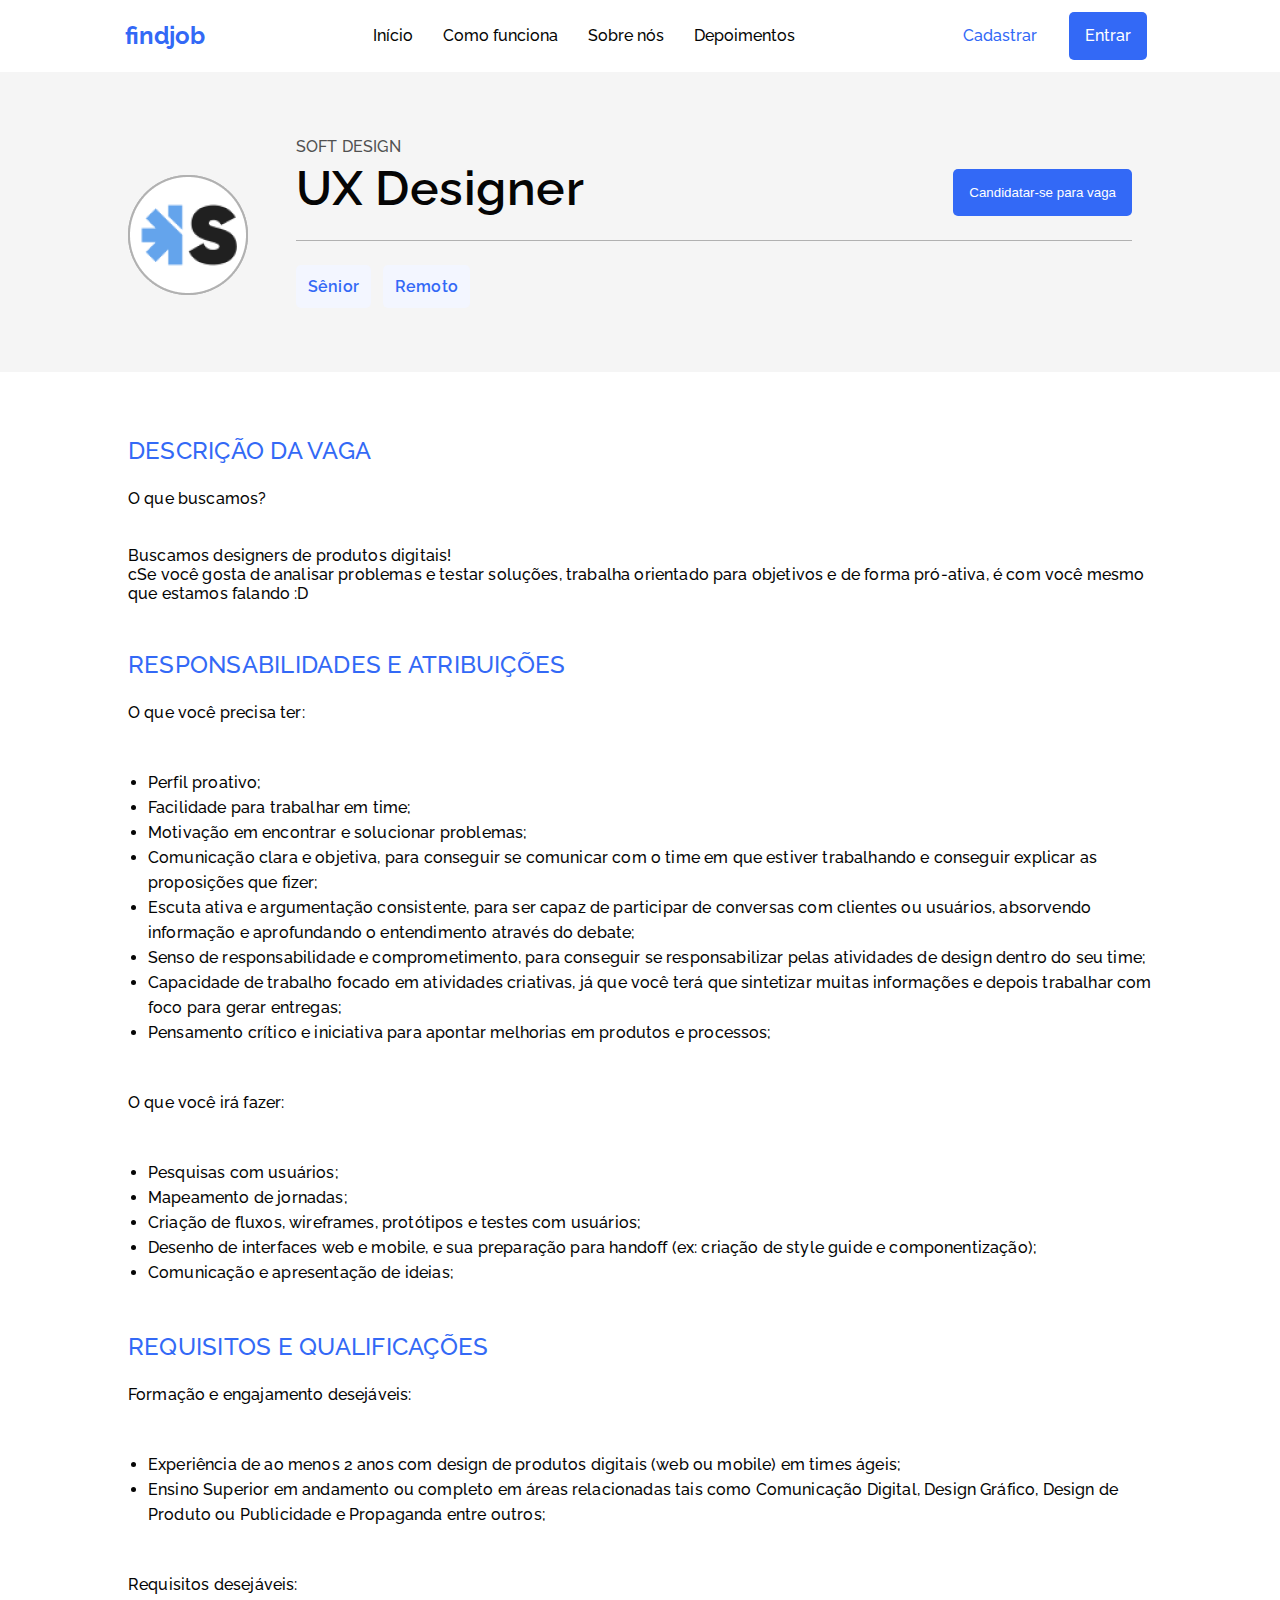
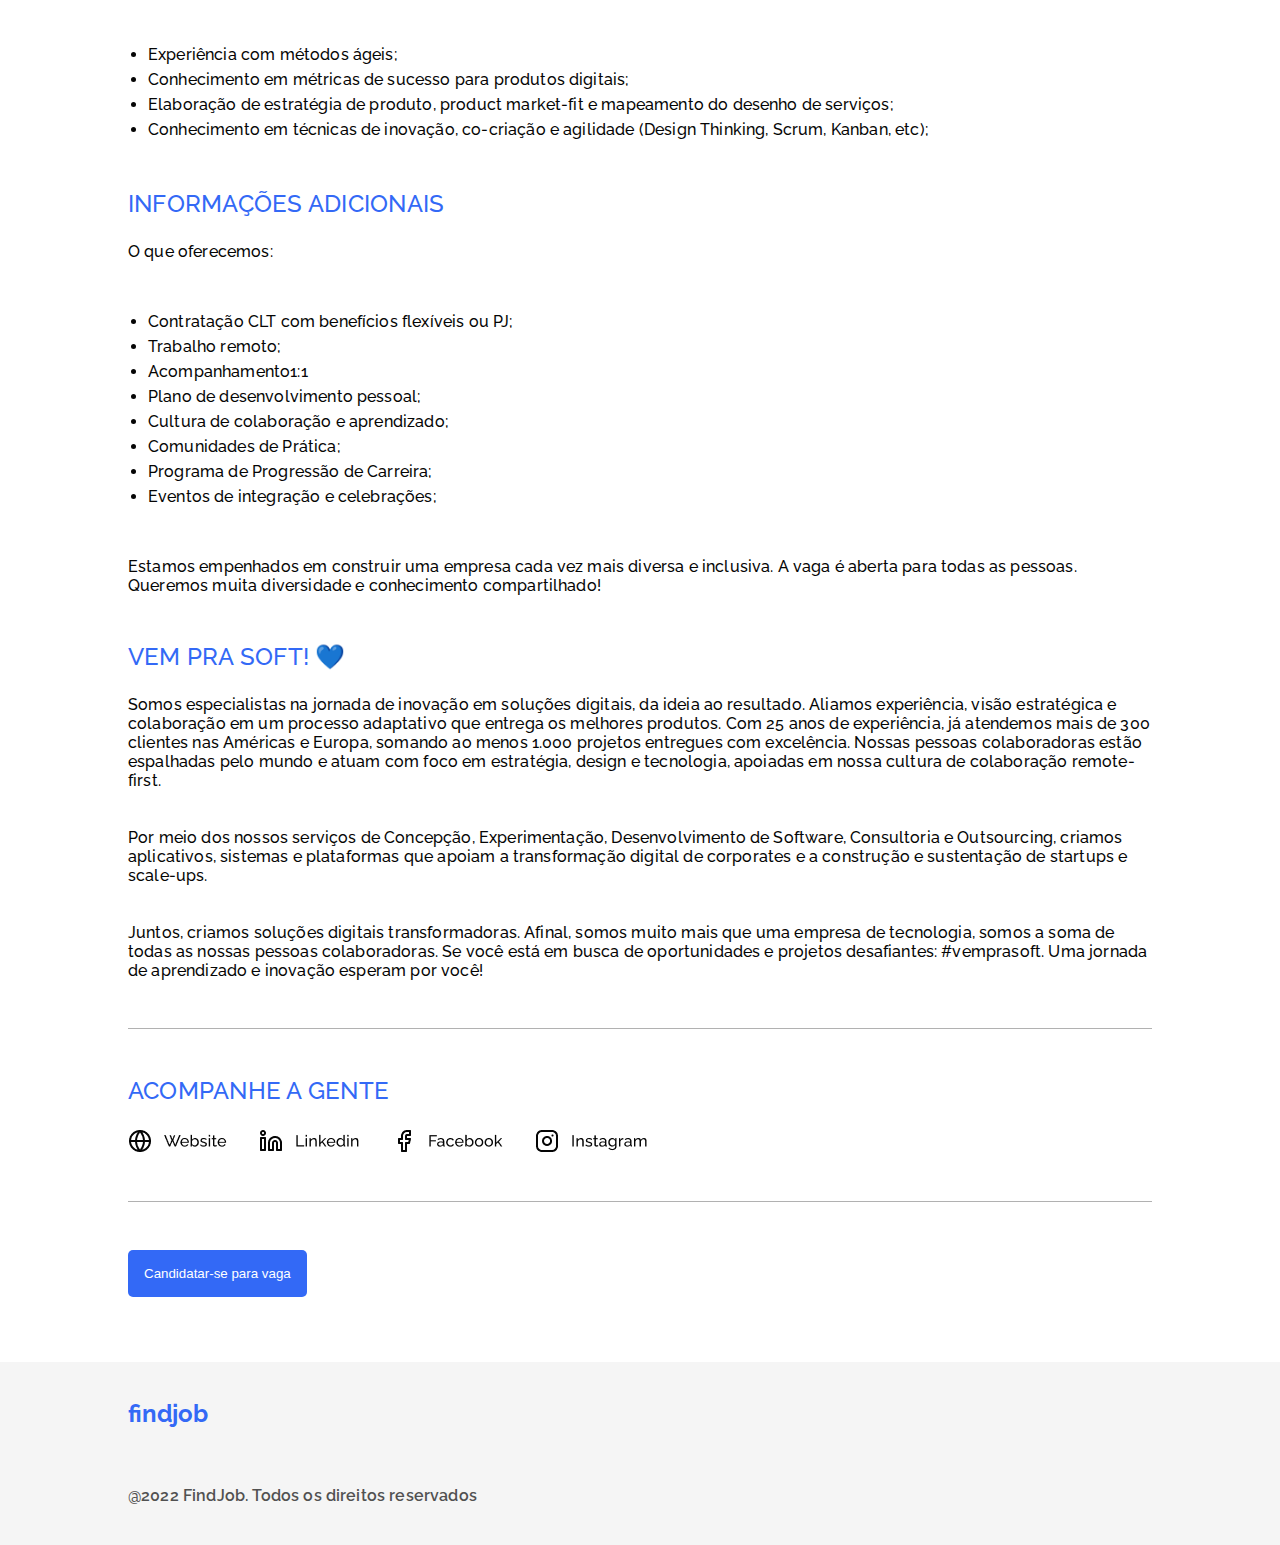
<file: internal_pages/soft.html>
<!DOCTYPE html>

<head>
    <title>FindJob</title>
    <link rel="stylesheet" type="text/css" href="../styles/main.css">
    <link rel="stylesheet" href="../styles/reset.css">
    <link rel="shortcut icon" href="../img/favicon.png" type="image/x-icon" />
    <link rel="preconnect" href="https://fonts.googleapis.com">
    <link rel="preconnect" href="https://fonts.gstatic.com" crossorigin>
    <link href="https://fonts.googleapis.com/css2?family=Raleway:wght@400;500;600;700&display=swap" rel="stylesheet">
</head>

<body>
    <header class="container">

        <nav>

            <a href="../index.html" class="logo">findjob</a>



            <div class="mobile-menu">

                <div class="line1"></div>
                <div class="line2"></div>
                <div class="line3"></div>
            </div>


            <ul class="menu">
                <li><a href="../index.html#inicio">Início</a></li>
                <li><a href="../index.html#comoFunciona">Como funciona</a></li>
                <li><a href="../index.html#sobre">Sobre nós</a></li>
                <li><a href="../index.html#depoimentos">Depoimentos</a></li>
                <li><a href="#" class="botao_secundario_mobile">Cadastrar</a></li>
                <li><a href="#" class="botao_secundario_mobile">Entrar</a></li>
            </ul>
            <div class="botoes">
                <a href="#" class="botao_secundario">Cadastrar</a>
                <a href="#" class="botao_primario">Entrar</a>
            </div>
        </nav>
    </header>
    <section class="banner">
        <div class="banner_elementos">
            <div class="imagem_banner">
                <img src="../img/soft_ind.png" alt="">
            </div>
            <div class="chamada_banner">
                <div class="chamada_banner_elementos">
                    <div class="empresa_vaga">
                        <h3 class="empresa_banner">SOFT DESIGN</h3>
                        <h2 class="cargo_banner">UX Designer</h2>
                    </div>
                    <div class="div_botao_banner">
                        <button class="botao_banner"><a href="#">Candidatar-se para vaga</a></button>
                    </div>

                </div>
                <div class="divisor_banner"></div>
                <div class="tag_banner">
                    <p class="tag_1_banner">Sênior</p>
                    <p class="tag_2_banner">Remoto</p>
                </div>
            </div>
        </div>
    </section>

    <section class="conteudo_pagina_ind">
        <div class="textos_pagina_ind">
            <h2 class="titulo_pagina_ind">DESCRIÇÃO DA VAGA</h2>
            <p class="texto_pagina_ind">
                O que buscamos?
                <br><br><br> Buscamos designers de produtos digitais! <br> cSe você gosta de analisar problemas e testar soluções, trabalha orientado para objetivos e de forma pró-ativa, é com você mesmo que estamos falando :D</p>
            <h2 class="titulo_pagina_ind">RESPONSABILIDADES E ATRIBUIÇÕES</h2>
            <p class="texto_pagina_ind">O que você precisa ter:</p>
            <ul class="lista_pagina_ind">
                <li>Perfil proativo;
                </li>
                <li>Facilidade para trabalhar em time;
                </li>
                <li>Motivação em encontrar e solucionar problemas;
                </li>
                <li>Comunicação clara e objetiva, para conseguir se comunicar com o time em que estiver trabalhando e conseguir explicar as proposições que fizer;
                </li>
                <li>Escuta ativa e argumentação consistente, para ser capaz de participar de conversas com clientes ou usuários, absorvendo informação e aprofundando o entendimento através do debate;
                </li>
                <li>Senso de responsabilidade e comprometimento, para conseguir se responsabilizar pelas atividades de design dentro do seu time;
                </li>
                <li>Capacidade de trabalho focado em atividades criativas, já que você terá que sintetizar muitas informações e depois trabalhar com foco para gerar entregas;
                </li>
                <li>Pensamento crítico e iniciativa para apontar melhorias em produtos e processos;</li>

            </ul>

            <p class="texto_pagina_ind">
                O que você irá fazer:</p>
            <ul class="lista_pagina_ind">
                <li>Pesquisas com usuários;
                </li>
                <li>Mapeamento de jornadas;
                </li>
                <li>Criação de fluxos, wireframes, protótipos e testes com usuários;
                </li>
                <li>Desenho de interfaces web e mobile, e sua preparação para handoff (ex: criação de style guide e componentização);
                </li>
                <li>Comunicação e apresentação de ideias;
                </li>
            </ul>

            <h2 class="titulo_pagina_ind">REQUISITOS E QUALIFICAÇÕES</h2>
            <p class="texto_pagina_ind">Formação e engajamento desejáveis:</p>
            <ul class="lista_pagina_ind">
                <li>Experiência de ao menos 2 anos com design de produtos digitais (web ou mobile) em times ágeis;
                </li>
                <li>Ensino Superior em andamento ou completo em áreas relacionadas tais como Comunicação Digital, Design Gráfico, Design de Produto ou Publicidade e Propaganda entre outros;
                </li>

            </ul>

            <p class="texto_pagina_ind">Requisitos desejáveis:</p>

            <ul class="lista_pagina_ind">
                <li>Experiência com métodos ágeis;
                </li>
                <li>Conhecimento em métricas de sucesso para produtos digitais;</li>
                <li>Elaboração de estratégia de produto, product market-fit e mapeamento do desenho de serviços;</li>
                <li>Conhecimento em técnicas de inovação, co-criação e agilidade (Design Thinking, Scrum, Kanban, etc);</li>
            </ul>

            <h2 class="titulo_pagina_ind">INFORMAÇÕES ADICIONAIS</h2>
            <p class="texto_pagina_ind">O que oferecemos: </p>
            <ul class="lista_pagina_ind">
                <li>Contratação CLT com benefícios flexíveis ou PJ;</li>
                <li>Trabalho remoto;</li>
                <li>Acompanhamento1:1</li>
                <li>Plano de desenvolvimento pessoal;</li>
                <li>Cultura de colaboração e aprendizado;</li>
                <li>Comunidades de Prática;</li>
                <li>Programa de Progressão de Carreira;</li>
                <li>Eventos de integração e celebrações;</li>
            </ul>
            <p class="texto_pagina_ind">Estamos empenhados em construir uma empresa cada vez mais diversa e inclusiva. A vaga é aberta para todas as pessoas. Queremos muita diversidade e conhecimento compartilhado!
            </p>


            <h2 class="titulo_pagina_ind">VEM PRA SOFT! 💙</h2>
            <p class="texto_pagina_ind">Somos especialistas na jornada de inovação em soluções digitais, da ideia ao resultado. Aliamos experiência, visão estratégica e colaboração em um processo adaptativo que entrega os melhores produtos. Com 25 anos de experiência, já atendemos
                mais de 300 clientes nas Américas e Europa, somando ao menos 1.000 projetos entregues com excelência. Nossas pessoas colaboradoras estão espalhadas pelo mundo e atuam com foco em estratégia, design e tecnologia, apoiadas em nossa cultura
                de colaboração remote-first.
                <br><br><br> Por meio dos nossos serviços de Concepção, Experimentação, Desenvolvimento de Software, Consultoria e Outsourcing, criamos aplicativos, sistemas e plataformas que apoiam a transformação digital de corporates e a construção
                e sustentação de startups e scale-ups.
                <br><br><br> Juntos, criamos soluções digitais transformadoras. Afinal, somos muito mais que uma empresa de tecnologia, somos a soma de todas as nossas pessoas colaboradoras. Se você está em busca de oportunidades e projetos desafiantes:
                #vemprasoft. Uma jornada de aprendizado e inovação esperam por você! </p>
            <div class="divisor_texto"></div>

            <h2 class="titulo_pagina_ind">ACOMPANHE A GENTE</h2>
            <div class="logos_pagina_ind">
                <img src="../img/website.png" alt="" class="logo_pagina_ind">
                <img src="../img/linkedin.png" alt="" class="logo_pagina_ind">
                <img src="../img/facebook.png" alt="" class="logo_pagina_ind">
                <img src="../img/instagram.png" alt="" class="logo_pagina_ind">
            </div>
            <div class="divisor_texto"></div>

            <div class="div_botao_texto">
                <button class="botao_banner"><a href="#">Candidatar-se para vaga</a></button>
            </div>

        </div>
    </section>
    <footer class="rodape">
        <div class="container_rodape">
            <p class="logo">findjob</p>
            <p class="copyright">@2022 FindJob. Todos os direitos reservados</p>
        </div>
    </footer>
    <script src="../mobile-navbar.js"></script>
</body>

</html>
</file>
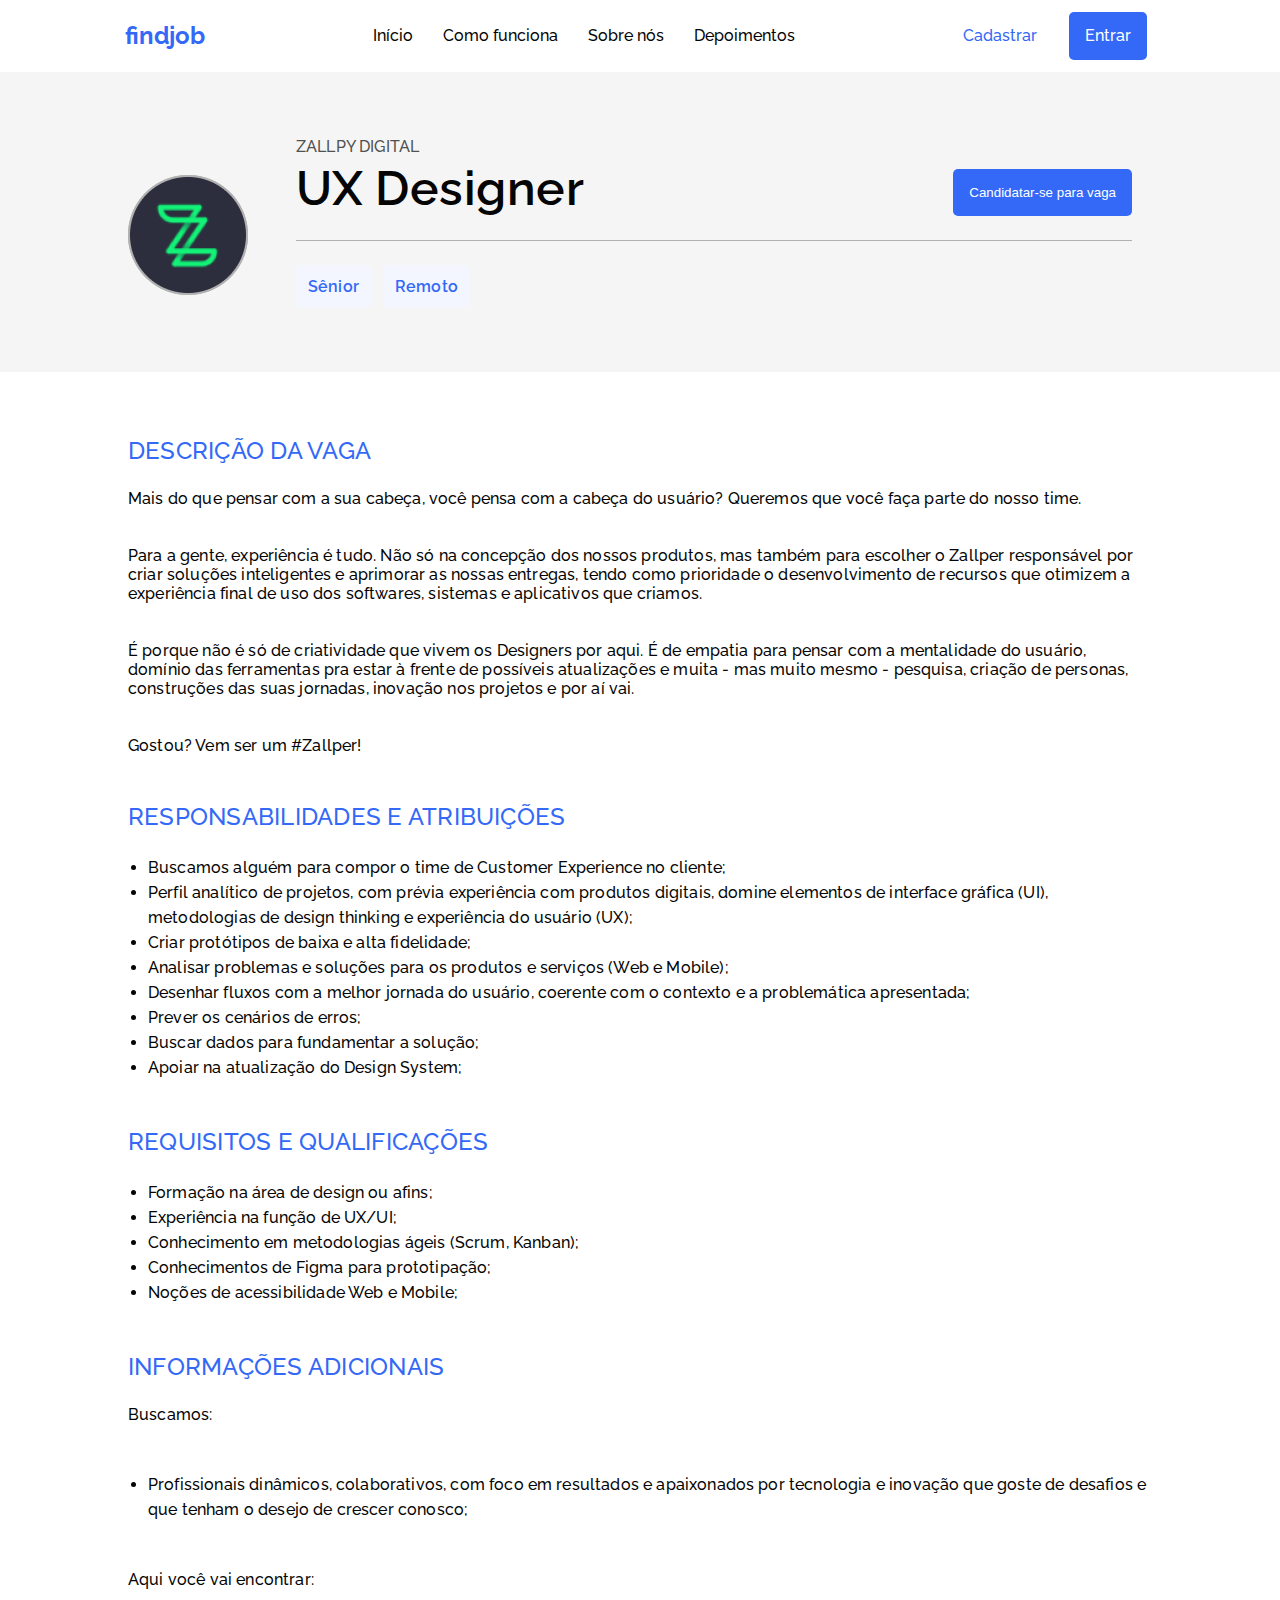
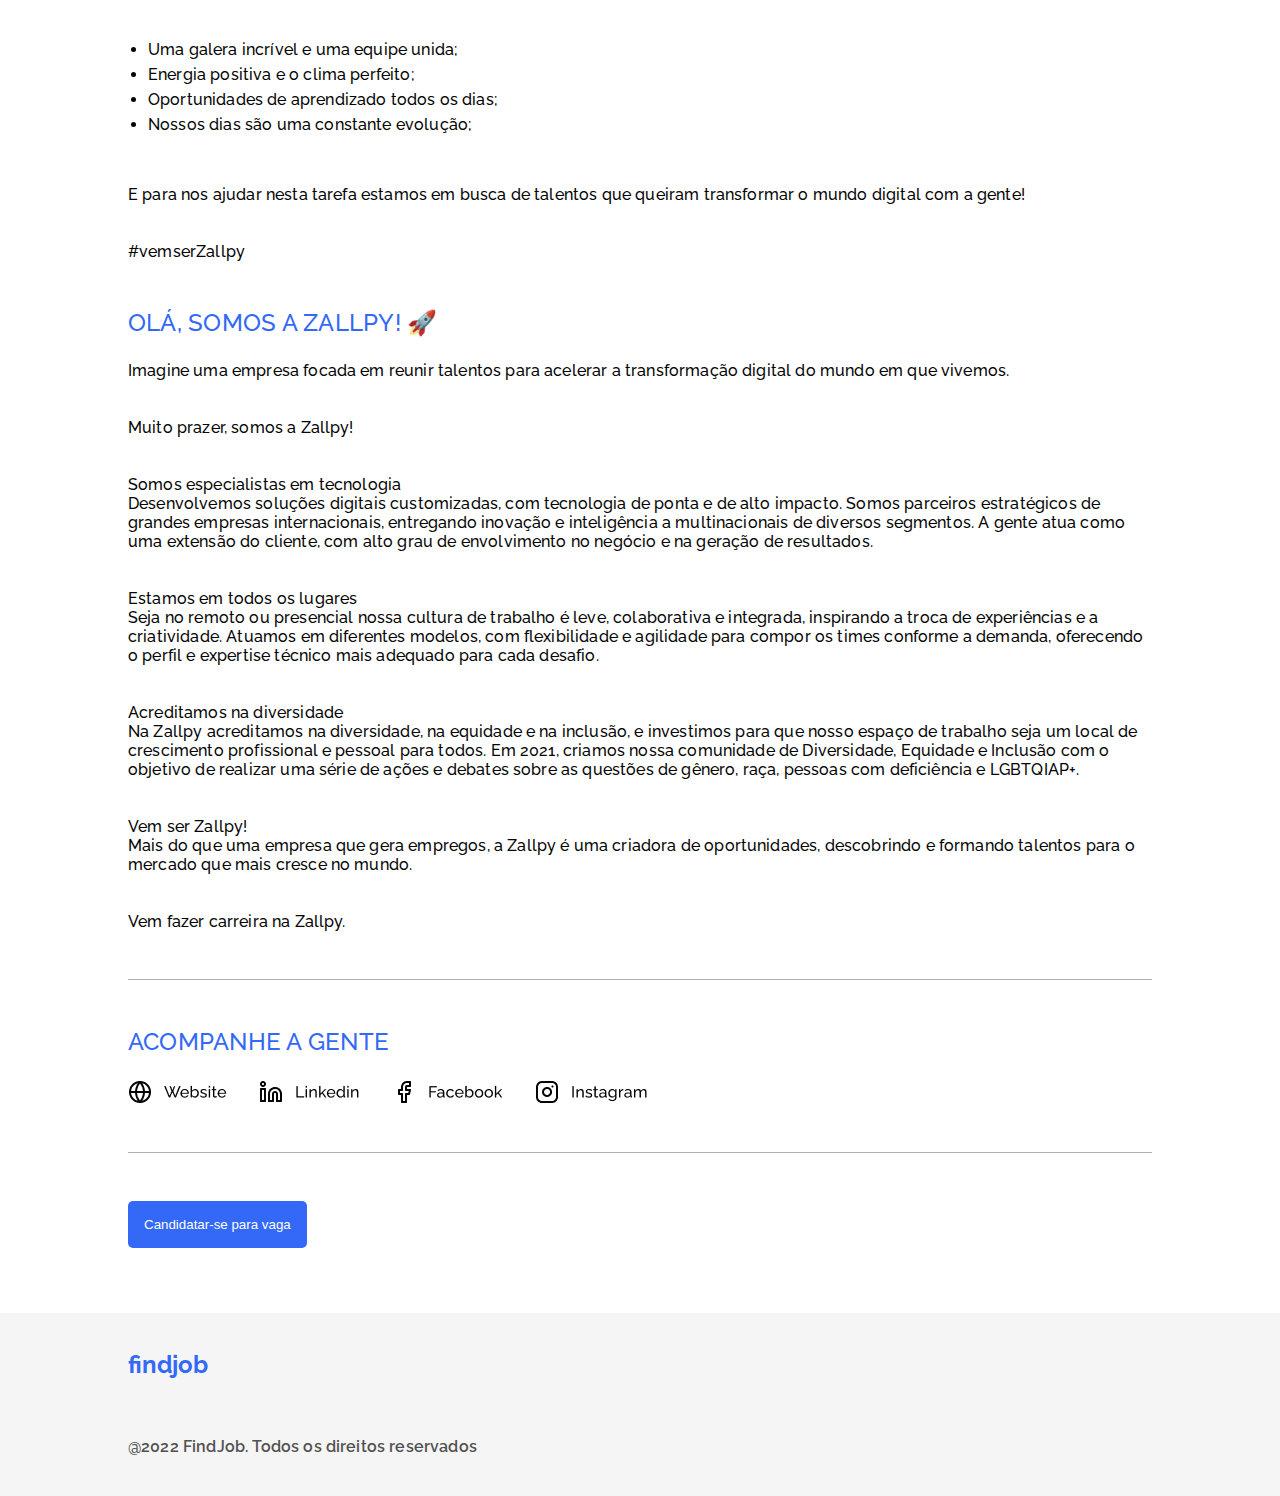
<file: internal_pages/zallpy.html>
<!DOCTYPE html>

<head>
    <title>FindJob</title>
    <link rel="stylesheet" type="text/css" href="../styles/main.css">
    <link rel="stylesheet" href="../styles/reset.css">
    <link rel="shortcut icon" href="../img/favicon.png" type="image/x-icon" />
    <link rel="preconnect" href="https://fonts.googleapis.com">
    <link rel="preconnect" href="https://fonts.gstatic.com" crossorigin>
    <link href="https://fonts.googleapis.com/css2?family=Raleway:wght@400;500;600;700&display=swap" rel="stylesheet">
</head>

<body>
    <header class="container">

        <nav>

            <a href="../index.html" class="logo">findjob</a>



            <div class="mobile-menu">

                <div class="line1"></div>
                <div class="line2"></div>
                <div class="line3"></div>
            </div>


            <ul class="menu">
                <li><a href="../index.html#inicio">Início</a></li>
                <li><a href="../index.html#comoFunciona">Como funciona</a></li>
                <li><a href="../index.html#sobre">Sobre nós</a></li>
                <li><a href="../index.html#depoimentos">Depoimentos</a></li>
                <li><a href="#" class="botao_secundario_mobile">Cadastrar</a></li>
                <li><a href="#" class="botao_secundario_mobile">Entrar</a></li>
            </ul>
            <div class="botoes">
                <a href="#" class="botao_secundario">Cadastrar</a>
                <a href="#" class="botao_primario">Entrar</a>
            </div>
        </nav>
    </header>
    <section class="banner">
        <div class="banner_elementos">
            <div class="imagem_banner">
                <img src="../img/zallpy_ind.png" alt="">
            </div>
            <div class="chamada_banner">
                <div class="chamada_banner_elementos">
                    <div class="empresa_vaga">
                        <h3 class="empresa_banner">ZALLPY DIGITAL</h3>
                        <h2 class="cargo_banner">UX Designer</h2>
                    </div>
                    <div class="div_botao_banner">
                        <button class="botao_banner"><a href="#">Candidatar-se para vaga</a></button>
                    </div>

                </div>
                <div class="divisor_banner"></div>
                <div class="tag_banner">
                    <p class="tag_1_banner">Sênior</p>
                    <p class="tag_2_banner">Remoto</p>
                </div>
            </div>
        </div>
    </section>

    <section class="conteudo_pagina_ind">
        <div class="textos_pagina_ind">
            <h2 class="titulo_pagina_ind">DESCRIÇÃO DA VAGA</h2>
            <p class="texto_pagina_ind">
                Mais do que pensar com a sua cabeça, você pensa com a cabeça do usuário? Queremos que você faça parte do nosso time.
                <br><br><br> Para a gente, experiência é tudo. Não só na concepção dos nossos produtos, mas também para escolher o Zallper responsável por criar soluções inteligentes e aprimorar as nossas entregas, tendo como prioridade o desenvolvimento
                de recursos que otimizem a experiência final de uso dos softwares, sistemas e aplicativos que criamos.
                <br><br><br> É porque não é só de criatividade que vivem os Designers por aqui. É de empatia para pensar com a mentalidade do usuário, domínio das ferramentas pra estar à frente de possíveis atualizações e muita - mas muito mesmo - pesquisa,
                criação de personas, construções das suas jornadas, inovação nos projetos e por aí vai.
                <br><br><br> Gostou? Vem ser um #Zallper!
            </p>
            <h2 class="titulo_pagina_ind">RESPONSABILIDADES E ATRIBUIÇÕES</h2>
            <ul class="lista_pagina_ind">
                <li>Buscamos alguém para compor o time de Customer Experience no cliente; </li>
                <li>Perfil analítico de projetos, com prévia experiência com produtos digitais, domine elementos de interface gráfica (UI), metodologias de design thinking e experiência do usuário (UX); </li>
                <li>Criar protótipos de baixa e alta fidelidade; </li>
                <li>Analisar problemas e soluções para os produtos e serviços (Web e Mobile); </li>
                <li>Desenhar fluxos com a melhor jornada do usuário, coerente com o contexto e a problemática apresentada;</li>
                <li>Prever os cenários de erros; </li>
                <li>Buscar dados para fundamentar a solução; </li>
                <li>Apoiar na atualização do Design System;</li>

            </ul>

            <h2 class="titulo_pagina_ind">REQUISITOS E QUALIFICAÇÕES</h2>

            <ul class="lista_pagina_ind">
                <li>Formação na área de design ou afins;</li>
                <li>Experiência na função de UX/UI; </li>
                <li>Conhecimento em metodologias ágeis (Scrum, Kanban); </li>
                <li>Conhecimentos de Figma para prototipação; </li>
                <li>Noções de acessibilidade Web e Mobile;</li>
            </ul>



            <h2 class="titulo_pagina_ind">INFORMAÇÕES ADICIONAIS</h2>
            <p class="texto_pagina_ind">Buscamos: </p>
            <ul class="lista_pagina_ind">
                <li>Profissionais dinâmicos, colaborativos, com foco em resultados e apaixonados por tecnologia e inovação que goste de desafios e que tenham o desejo de crescer conosco; </li>

            </ul>
            <p class="texto_pagina_ind">Aqui você vai encontrar: </p>
            <ul class="lista_pagina_ind">
                <li>Uma galera incrível e uma equipe unida;</li>
                <li>Energia positiva e o clima perfeito;</li>
                <li>Oportunidades de aprendizado todos os dias;</li>
                <li>Nossos dias são uma constante evolução;</li>
            </ul>

            <p class="texto_pagina_ind">E para nos ajudar nesta tarefa estamos em busca de talentos que queiram transformar o mundo digital com a gente!
                <br><br><br> #vemserZallpy </p>

            <h2 class="titulo_pagina_ind">OLÁ, SOMOS A ZALLPY! 🚀</h2>
            <p class="texto_pagina_ind">Imagine uma empresa focada em reunir talentos para acelerar a transformação digital do mundo em que vivemos.
                <br><br><br> Muito prazer, somos a Zallpy!
                <br><br><br> Somos especialistas em tecnologia <br> Desenvolvemos soluções digitais customizadas, com tecnologia de ponta e de alto impacto. Somos parceiros estratégicos de grandes empresas internacionais, entregando inovação e inteligência
                a multinacionais de diversos segmentos. A gente atua como uma extensão do cliente, com alto grau de envolvimento no negócio e na geração de resultados.
                <br><br><br> Estamos em todos os lugares <br> Seja no remoto ou presencial nossa cultura de trabalho é leve, colaborativa e integrada, inspirando a troca de experiências e a criatividade. Atuamos em diferentes modelos, com flexibilidade
                e agilidade para compor os times conforme a demanda, oferecendo o perfil e expertise técnico mais adequado para cada desafio.
                <br><br><br> Acreditamos na diversidade <br> Na Zallpy acreditamos na diversidade, na equidade e na inclusão, e investimos para que nosso espaço de trabalho seja um local de crescimento profissional e pessoal para todos. Em 2021, criamos
                nossa comunidade de Diversidade, Equidade e Inclusão com o objetivo de realizar uma série de ações e debates sobre as questões de gênero, raça, pessoas com deficiência e LGBTQIAP+.
                <br><br><br> Vem ser Zallpy! <br> Mais do que uma empresa que gera empregos, a Zallpy é uma criadora de oportunidades, descobrindo e formando talentos para o mercado que mais cresce no mundo.
                <br><br><br> Vem fazer carreira na Zallpy. </p>
            <div class="divisor_texto"></div>

            <h2 class="titulo_pagina_ind">ACOMPANHE A GENTE</h2>
            <div class="logos_pagina_ind">
                <img src="../img/website.png" alt="" class="logo_pagina_ind">
                <img src="../img/linkedin.png" alt="" class="logo_pagina_ind">
                <img src="../img/facebook.png" alt="" class="logo_pagina_ind">
                <img src="../img/instagram.png" alt="" class="logo_pagina_ind">
            </div>
            <div class="divisor_texto"></div>

            <div class="div_botao_texto">
                <button class="botao_banner"><a href="#">Candidatar-se para vaga</a></button>
            </div>

        </div>
    </section>
    <footer class="rodape">
        <div class="container_rodape">
            <p class="logo">findjob</p>
            <p class="copyright">@2022 FindJob. Todos os direitos reservados</p>
        </div>
    </footer>
    <script src="../mobile-navbar.js"></script>
</body>

</html>
</file>
<file: styles/main.css>
@import './header.css';
@import './section.css';
@import './section_2.css';
@import './section_3.css';
@import './section_4.css';
@import './bloco_1.css';
@import './globo.css';
@import './rodape.css';
@import './search_section2.css';
:root {
    --PrimaryBlue: #3369F6;
    --Spectrum-lightBlue: #F3F6FF;
    --white: #FFF;
    --neutral10: #f5f5f5;
    --neutral20: #b1b1b1;
    --neutral30: #515151;
    --black: #050505;
    --fonte: 'Raleway', sans-serif;
    --heading1: 48px;
    --width: 100%;
}

html {
    scroll-behavior: smooth;
    transition: all 1s!important;
}

body {
    font-family: var(--fonte) !important;
    overflow-x: hidden;
    transition: all 1s!important;
}
</file>
